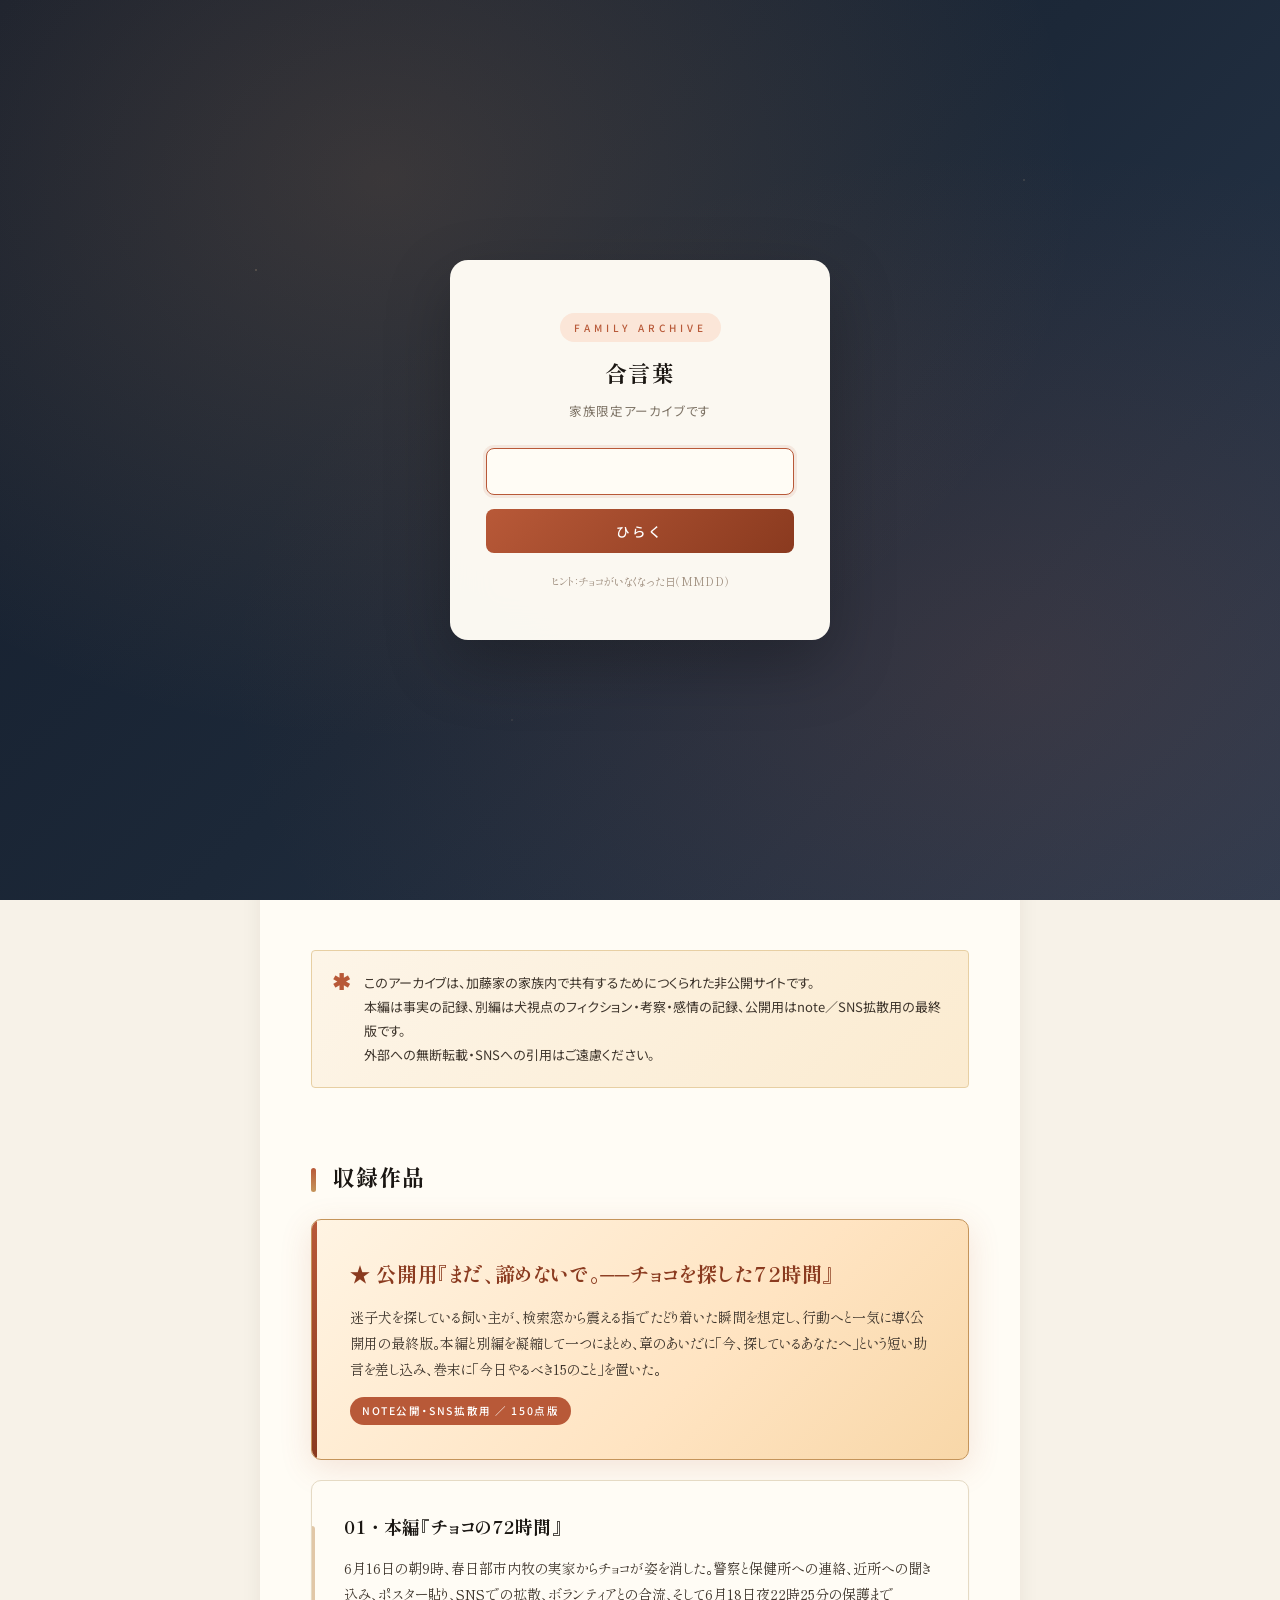
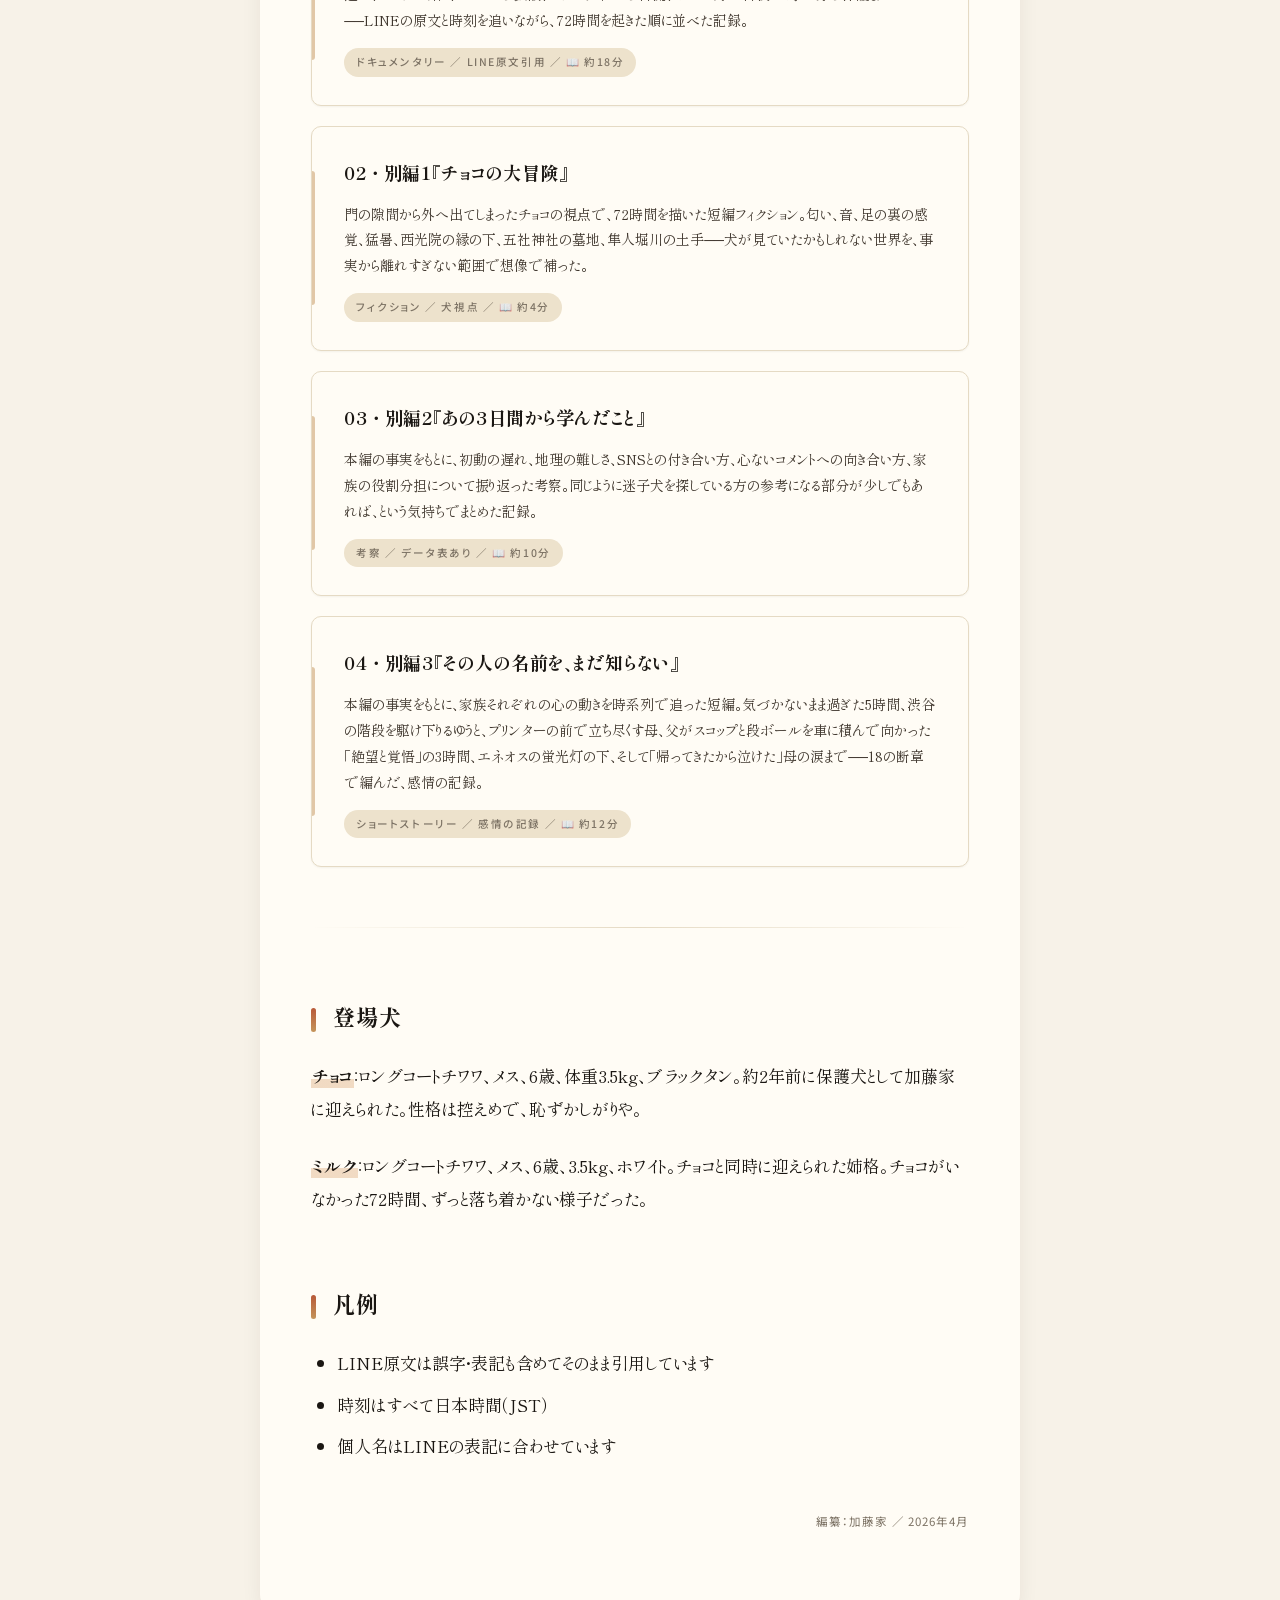
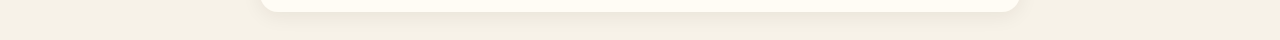
<file: index.html>
<!DOCTYPE html>
<html lang="ja">
<head>
<meta charset="UTF-8">
<meta name="viewport" content="width=device-width, initial-scale=1">
<meta name="robots" content="noindex, nofollow">
<title>チョコの72時間 | 家族限定アーカイブ</title>
<link rel="stylesheet" href="style.css">
<style>
  /* Password gate */
  #gate {
    position: fixed; inset: 0;
    background:
      radial-gradient(ellipse at 30% 20%, rgba(212, 148, 90, 0.18), transparent 55%),
      radial-gradient(ellipse at 80% 75%, rgba(184, 89, 56, 0.14), transparent 55%),
      linear-gradient(135deg, #141d2c 0%, #1c2838 50%, #2a3a50 100%);
    display: flex; align-items: center; justify-content: center;
    z-index: 9999; flex-direction: column; padding: 20px;
  }
  #gate::before {
    content: "";
    position: absolute; inset: 0;
    background-image:
      radial-gradient(1.5px 1.5px at 20% 30%, rgba(255, 220, 170, 0.3), transparent),
      radial-gradient(1px 1px at 60% 50%, rgba(255, 220, 170, 0.2), transparent),
      radial-gradient(1.3px 1.3px at 80% 20%, rgba(255, 220, 170, 0.25), transparent),
      radial-gradient(1.2px 1.2px at 40% 80%, rgba(255, 220, 170, 0.18), transparent);
    pointer-events: none;
  }
  #gate .box {
    position: relative;
    background: rgba(255, 252, 245, 0.98);
    padding: 48px 36px;
    max-width: 380px; width: 100%;
    text-align: center;
    border-radius: 18px;
    box-shadow: 0 24px 64px rgba(0, 0, 0, 0.25);
    backdrop-filter: blur(20px);
  }
  #gate .gate-tag {
    display: inline-block;
    font-family: "Noto Sans JP", sans-serif;
    font-size: 10px;
    letter-spacing: 0.4em;
    color: #b85938;
    padding: 5px 14px;
    background: #fbe6d8;
    border-radius: 100px;
    margin-bottom: 14px;
    font-weight: 500;
  }
  #gate h2 {
    border: none; font-family: "Shippori Mincho", serif;
    font-size: 22px; margin: 0 0 10px; padding: 0;
    letter-spacing: 0.05em; font-weight: 700;
    color: #1a1612;
  }
  #gate h2::before { display: none; }
  #gate p {
    font-family: "Noto Sans JP", sans-serif;
    font-size: 12.5px;
    color: #7d7365; margin-bottom: 24px;
    letter-spacing: 0.05em;
  }
  #gate input {
    width: 100%; padding: 12px 14px;
    font-size: 16px;
    border: 1px solid #e5dac4;
    border-radius: 8px;
    margin-bottom: 14px;
    font-family: "JetBrains Mono", monospace;
    text-align: center;
    letter-spacing: 0.3em;
    background: #fffcf5;
    color: #1a1612;
    transition: border-color 0.2s;
  }
  #gate input:focus {
    outline: none;
    border-color: #b85938;
    box-shadow: 0 0 0 3px rgba(184, 89, 56, 0.1);
  }
  #gate button {
    width: 100%; padding: 12px;
    font-size: 13.5px;
    background: linear-gradient(135deg, #b85938, #8a3a1f);
    color: #fff;
    border: none;
    border-radius: 8px;
    cursor: pointer;
    font-family: "Noto Sans JP", sans-serif;
    font-weight: 500;
    letter-spacing: 0.15em;
    transition: all 0.2s;
  }
  #gate button:hover {
    transform: translateY(-1px);
    box-shadow: 0 8px 20px rgba(184, 89, 56, 0.3);
  }
  #gate .hint {
    font-size: 11px; color: #a09080;
    margin-top: 18px; letter-spacing: 0.03em;
  }
  body.locked { overflow: hidden; }
</style>
</head>
<body class="locked">

<div class="progress-bar"></div>

<div id="gate">
  <div class="box">
    <div class="gate-tag">FAMILY ARCHIVE</div>
    <h2>合言葉</h2>
    <p>家族限定アーカイブです</p>
    <form id="gate-form">
      <input type="password" id="gate-input" autocomplete="off" autofocus maxlength="12">
      <button type="submit">ひらく</button>
    </form>
    <div class="hint">ヒント：チョコがいなくなった日（MMDD）</div>
  </div>
</div>

<!-- Hero -->
<section class="hero">
  <div class="hero-tag">FAMILY ARCHIVE ・ 2025 SUMMER</div>
  <h1>チョコの72時間</h1>
  <p class="hero-sub">
    2025年6月16日、朝9時。<br>
    埼玉県春日部市から、1匹のチワワが姿を消した。<br>
    ── 家族と、SNSで集まった16人のボランティアたちの、72時間の記録。
  </p>
  <div class="hero-date">JUN 16 – JUN 18 ・ 2025</div>
</section>

<!-- Stats strip -->
<div class="stats-strip">
  <div class="stat">
    <span class="stat-num">72<span class="stat-num-unit">h</span></span>
    <span class="stat-label">HOURS LOST</span>
  </div>
  <div class="stat">
    <span class="stat-num">1.2<span class="stat-num-unit">km</span></span>
    <span class="stat-label">STRAIGHT LINE</span>
  </div>
  <div class="stat">
    <span class="stat-num">16<span class="stat-num-unit">人</span></span>
    <span class="stat-label">VOLUNTEERS</span>
  </div>
</div>

<div class="container">

  <div class="note-box">
    このアーカイブは、加藤家の家族内で共有するためにつくられた非公開サイトです。<br>
    本編は事実の記録、別編は犬視点のフィクション・考察・感情の記録、公開用はnote／SNS拡散用の最終版です。<br>
    外部への無断転載・SNSへの引用はご遠慮ください。
  </div>

  <h2>収録作品</h2>

  <a class="toc-card featured" href="note.html">
    <h3>★ 公開用『まだ、諦めないで。──チョコを探した72時間』</h3>
    <p>迷子犬を探している飼い主が、検索窓から震える指でたどり着いた瞬間を想定し、行動へと一気に導く公開用の最終版。本編と別編を凝縮して一つにまとめ、章のあいだに「今、探しているあなたへ」という短い助言を差し込み、巻末に「今日やるべき15のこと」を置いた。</p>
    <span class="toc-meta">NOTE公開・SNS拡散用 ／ 150点版</span>
  </a>

  <a class="toc-card" href="honpen.html">
    <h3>01 ・ 本編『チョコの72時間』</h3>
    <p>6月16日の朝9時、春日部市内牧の実家からチョコが姿を消した。警察と保健所への連絡、近所への聞き込み、ポスター貼り、SNSでの拡散、ボランティアとの合流、そして6月18日夜22時25分の保護まで──LINEの原文と時刻を追いながら、72時間を起きた順に並べた記録。</p>
    <span class="toc-meta">ドキュメンタリー ／ LINE原文引用 ／ 📖 約18分</span>
  </a>

  <a class="toc-card" href="bouken.html">
    <h3>02 ・ 別編1『チョコの大冒険』</h3>
    <p>門の隙間から外へ出てしまったチョコの視点で、72時間を描いた短編フィクション。匂い、音、足の裏の感覚、猛暑、西光院の縁の下、五社神社の墓地、隼人堀川の土手──犬が見ていたかもしれない世界を、事実から離れすぎない範囲で想像で補った。</p>
    <span class="toc-meta">フィクション ／ 犬視点 ／ 📖 約4分</span>
  </a>

  <a class="toc-card" href="kousatsu.html">
    <h3>03 ・ 別編2『あの3日間から学んだこと』</h3>
    <p>本編の事実をもとに、初動の遅れ、地理の難しさ、SNSとの付き合い方、心ないコメントへの向き合い方、家族の役割分担について振り返った考察。同じように迷子犬を探している方の参考になる部分が少しでもあれば、という気持ちでまとめた記録。</p>
    <span class="toc-meta">考察 ／ データ表あり ／ 📖 約10分</span>
  </a>

  <a class="toc-card" href="story.html">
    <h3>04 ・ 別編3『その人の名前を、まだ知らない』</h3>
    <p>本編の事実をもとに、家族それぞれの心の動きを時系列で追った短編。気づかないまま過ぎた5時間、渋谷の階段を駆け下りるゆうと、プリンターの前で立ち尽くす母、父がスコップと段ボールを車に積んで向かった「絶望と覚悟」の3時間、エネオスの蛍光灯の下、そして「帰ってきたから泣けた」母の涙まで──18の断章で編んだ、感情の記録。</p>
    <span class="toc-meta">ショートストーリー ／ 感情の記録 ／ 📖 約12分</span>
  </a>

  <hr>

  <h2>登場犬</h2>
  <p><strong>チョコ</strong>：ロングコートチワワ、メス、6歳、体重3.5kg、ブラックタン。約2年前に保護犬として加藤家に迎えられた。性格は控えめで、恥ずかしがりや。</p>
  <p><strong>ミルク</strong>：ロングコートチワワ、メス、6歳、3.5kg、ホワイト。チョコと同時に迎えられた姉格。チョコがいなかった72時間、ずっと落ち着かない様子だった。</p>

  <h2>凡例</h2>
  <ul>
    <li>LINE原文は誤字・表記も含めてそのまま引用しています</li>
    <li>時刻はすべて日本時間（JST）</li>
    <li>個人名はLINEの表記に合わせています</li>
  </ul>

  <p style="text-align: right; font-family: 'Noto Sans JP', sans-serif; font-size: 11.5px; color: #7d7365; margin-top: 48px; letter-spacing: 0.08em;">
    編纂：加藤家 ／ 2026年4月
  </p>
</div>

<script>
(function(){
  // Password gate
  var PASS = "0616";
  var KEY = "choko72_unlocked";
  var gate = document.getElementById("gate");
  var form = document.getElementById("gate-form");
  var input = document.getElementById("gate-input");

  if (sessionStorage.getItem(KEY) === "1") {
    gate.style.display = "none";
    document.body.classList.remove("locked");
  } else {
    form.addEventListener("submit", function(e){
      e.preventDefault();
      if (input.value.trim() === PASS) {
        sessionStorage.setItem(KEY, "1");
        gate.style.display = "none";
        document.body.classList.remove("locked");
      } else {
        input.value = "";
        input.placeholder = "違います。もう一度";
      }
    });
  }
})();
</script>
<script src="nav.js"></script>

</body>
</html>
</file>
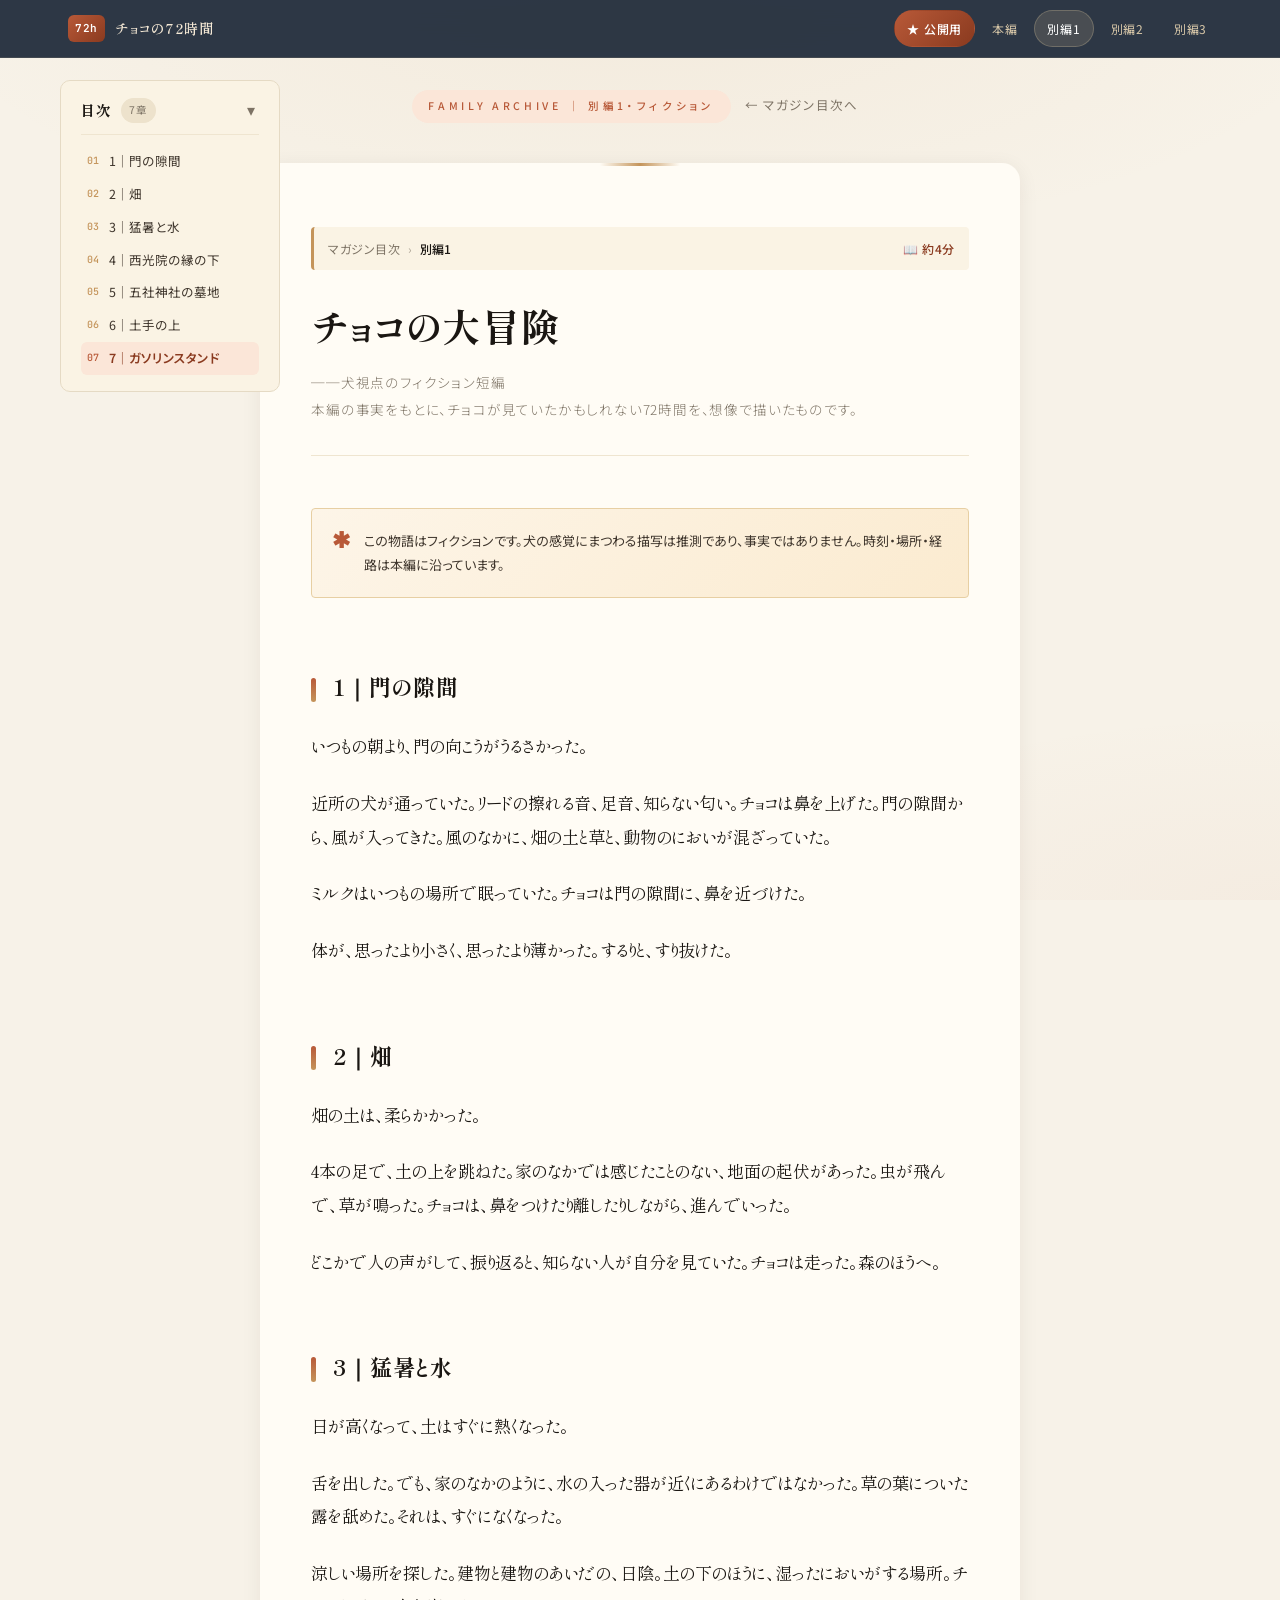
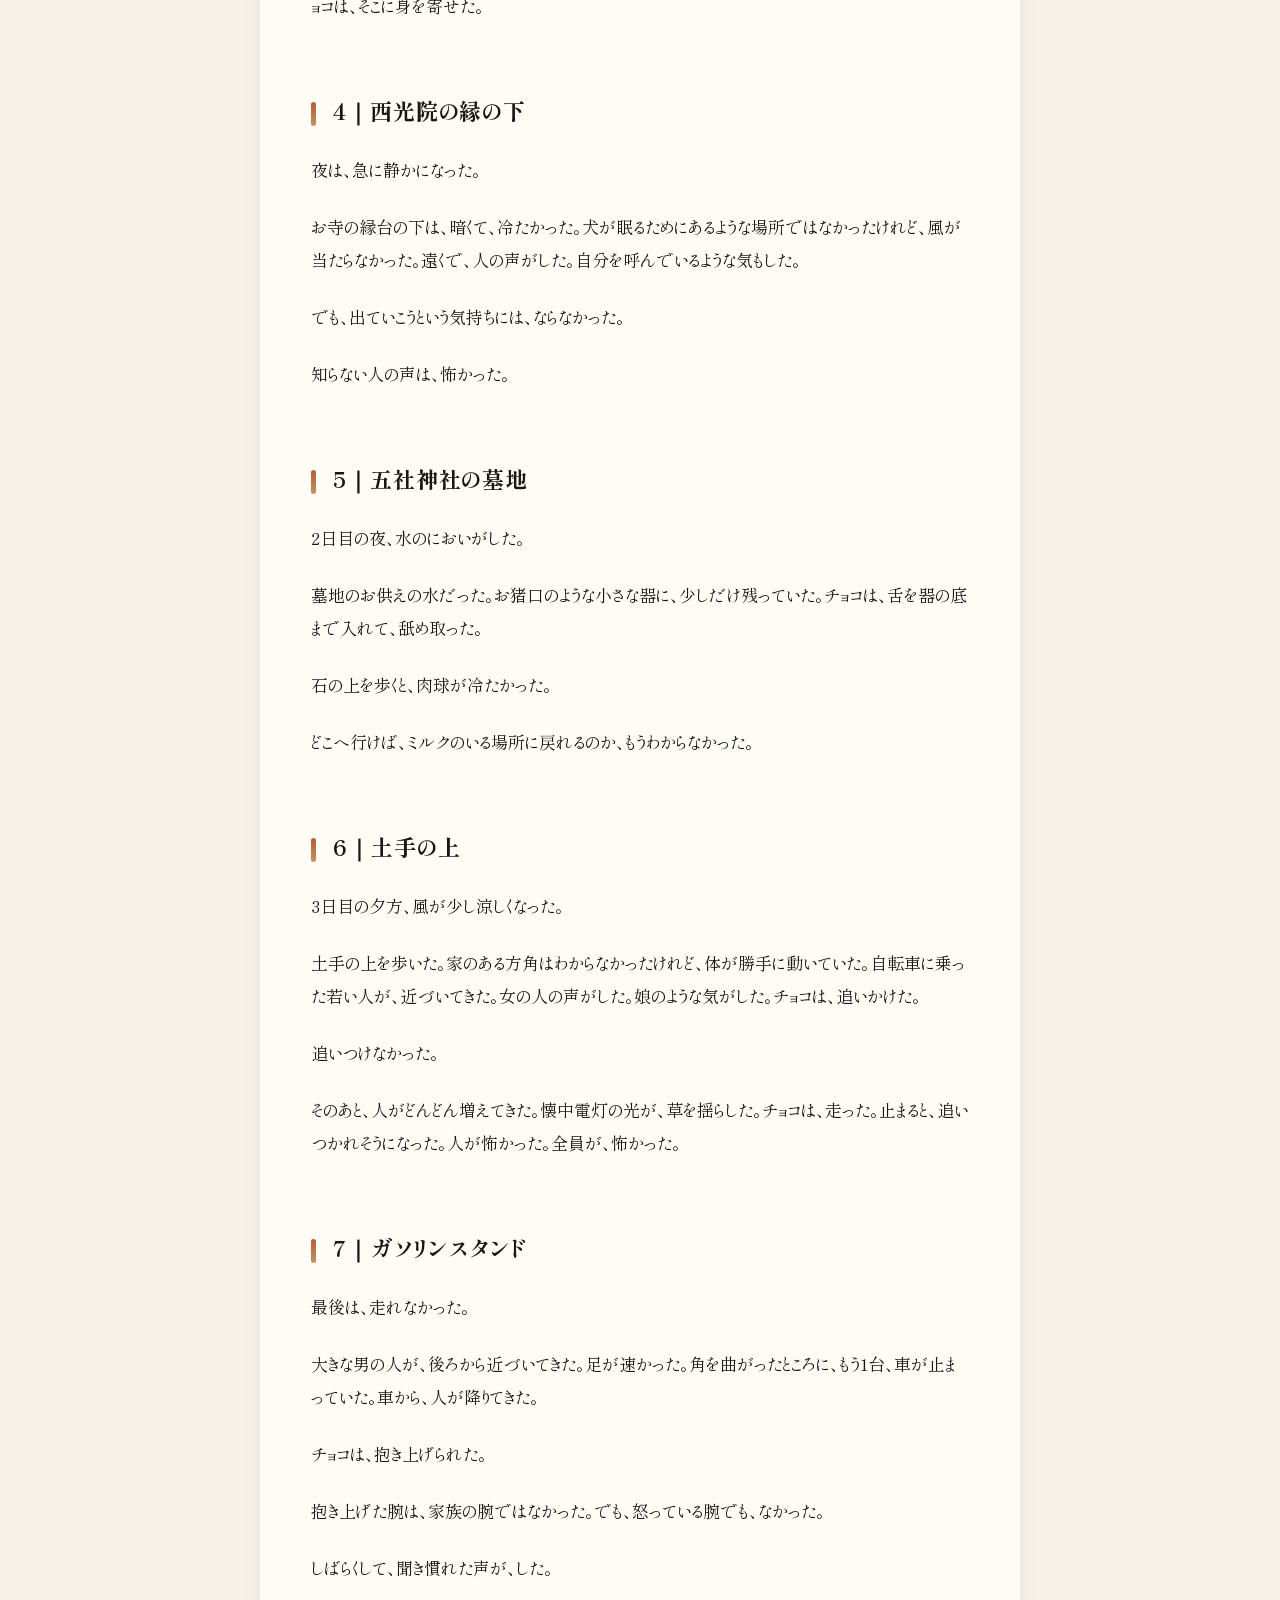
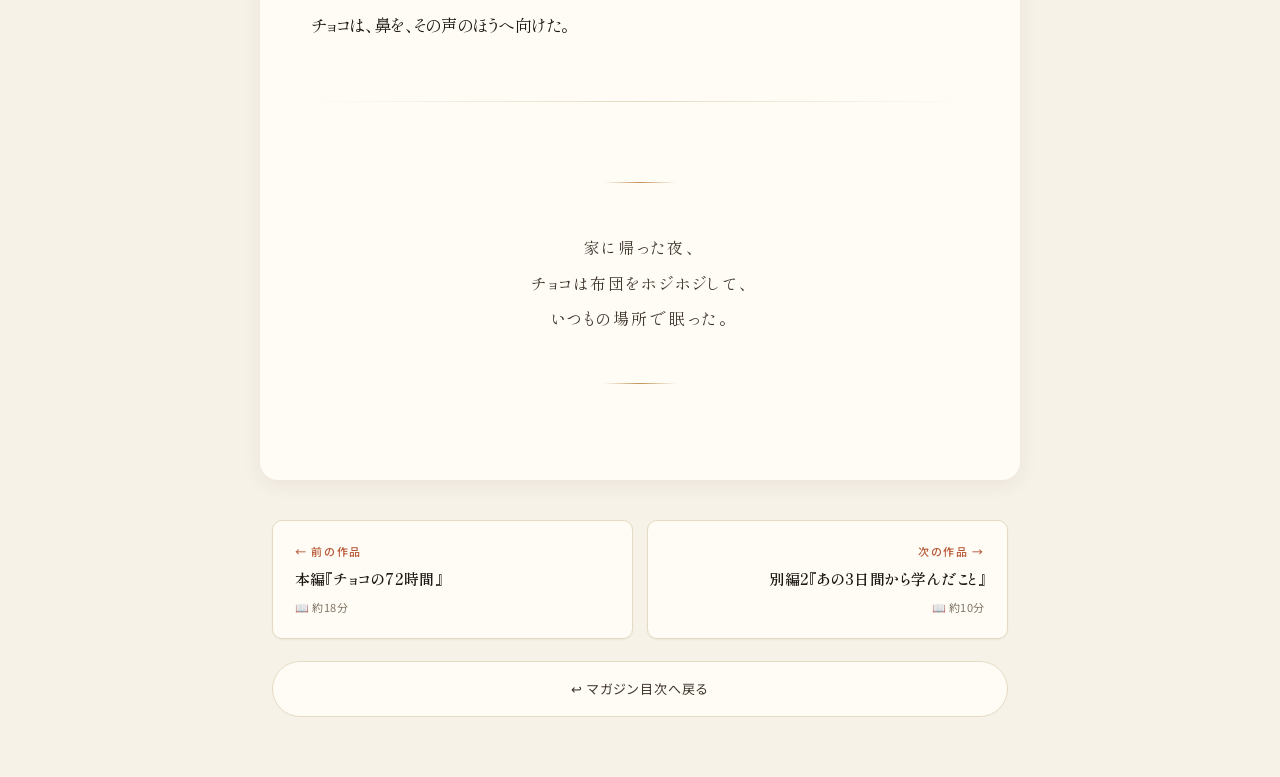
<file: bouken.html>
<!DOCTYPE html>
<html lang="ja">
<head>
<meta charset="UTF-8">
<meta name="viewport" content="width=device-width, initial-scale=1">
<meta name="robots" content="noindex, nofollow">
<title>別編1『チョコの大冒険』 | 家族限定アーカイブ</title>
<link rel="stylesheet" href="style.css">
</head>
<body>

<div class="progress-bar"></div>

<header class="site-header">
  <div class="tag">FAMILY ARCHIVE ｜ 別編1・フィクション</div>
  <a href="index.html">← マガジン目次へ</a>
</header>

<div class="container">
  <h1>チョコの大冒険</h1>
  <p class="subtitle">
    ──犬視点のフィクション短編<br>
    本編の事実をもとに、チョコが見ていたかもしれない72時間を、想像で描いたものです。
  </p>

  <div class="note-box">
    この物語はフィクションです。犬の感覚にまつわる描写は推測であり、事実ではありません。時刻・場所・経路は本編に沿っています。
  </div>

  <h2>1｜門の隙間</h2>
  <p>いつもの朝より、門の向こうがうるさかった。</p>
  <p>近所の犬が通っていた。リードの擦れる音、足音、知らない匂い。チョコは鼻を上げた。門の隙間から、風が入ってきた。風のなかに、畑の土と草と、動物のにおいが混ざっていた。</p>
  <p>ミルクはいつもの場所で眠っていた。チョコは門の隙間に、鼻を近づけた。</p>
  <p>体が、思ったより小さく、思ったより薄かった。するりと、すり抜けた。</p>

  <h2>2｜畑</h2>
  <p>畑の土は、柔らかかった。</p>
  <p>4本の足で、土の上を跳ねた。家のなかでは感じたことのない、地面の起伏があった。虫が飛んで、草が鳴った。チョコは、鼻をつけたり離したりしながら、進んでいった。</p>
  <p>どこかで人の声がして、振り返ると、知らない人が自分を見ていた。チョコは走った。森のほうへ。</p>

  <h2>3｜猛暑と水</h2>
  <p>日が高くなって、土はすぐに熱くなった。</p>
  <p>舌を出した。でも、家のなかのように、水の入った器が近くにあるわけではなかった。草の葉についた露を舐めた。それは、すぐになくなった。</p>
  <p>涼しい場所を探した。建物と建物のあいだの、日陰。土の下のほうに、湿ったにおいがする場所。チョコは、そこに身を寄せた。</p>

  <h2>4｜西光院の縁の下</h2>
  <p>夜は、急に静かになった。</p>
  <p>お寺の縁台の下は、暗くて、冷たかった。犬が眠るためにあるような場所ではなかったけれど、風が当たらなかった。遠くで、人の声がした。自分を呼んでいるような気もした。</p>
  <p>でも、出ていこうという気持ちには、ならなかった。</p>
  <p>知らない人の声は、怖かった。</p>

  <h2>5｜五社神社の墓地</h2>
  <p>2日目の夜、水のにおいがした。</p>
  <p>墓地のお供えの水だった。お猪口のような小さな器に、少しだけ残っていた。チョコは、舌を器の底まで入れて、舐め取った。</p>
  <p>石の上を歩くと、肉球が冷たかった。</p>
  <p>どこへ行けば、ミルクのいる場所に戻れるのか、もうわからなかった。</p>

  <h2>6｜土手の上</h2>
  <p>3日目の夕方、風が少し涼しくなった。</p>
  <p>土手の上を歩いた。家のある方角はわからなかったけれど、体が勝手に動いていた。自転車に乗った若い人が、近づいてきた。女の人の声がした。娘のような気がした。チョコは、追いかけた。</p>
  <p>追いつけなかった。</p>
  <p>そのあと、人がどんどん増えてきた。懐中電灯の光が、草を揺らした。チョコは、走った。止まると、追いつかれそうになった。人が怖かった。全員が、怖かった。</p>

  <h2>7｜ガソリンスタンド</h2>
  <p>最後は、走れなかった。</p>
  <p>大きな男の人が、後ろから近づいてきた。足が速かった。角を曲がったところに、もう1台、車が止まっていた。車から、人が降りてきた。</p>
  <p>チョコは、抱き上げられた。</p>
  <p>抱き上げた腕は、家族の腕ではなかった。でも、怒っている腕でも、なかった。</p>
  <p>しばらくして、聞き慣れた声が、した。</p>
  <p>チョコは、鼻を、その声のほうへ向けた。</p>

  <hr>

  <div class="final-lines" style="font-size:16px; line-height:2.2;">
    家に帰った夜、<br>
    チョコは布団をホジホジして、<br>
    いつもの場所で眠った。
  </div>

</div>

<script src="nav.js"></script>

</body>
</html>
</file>
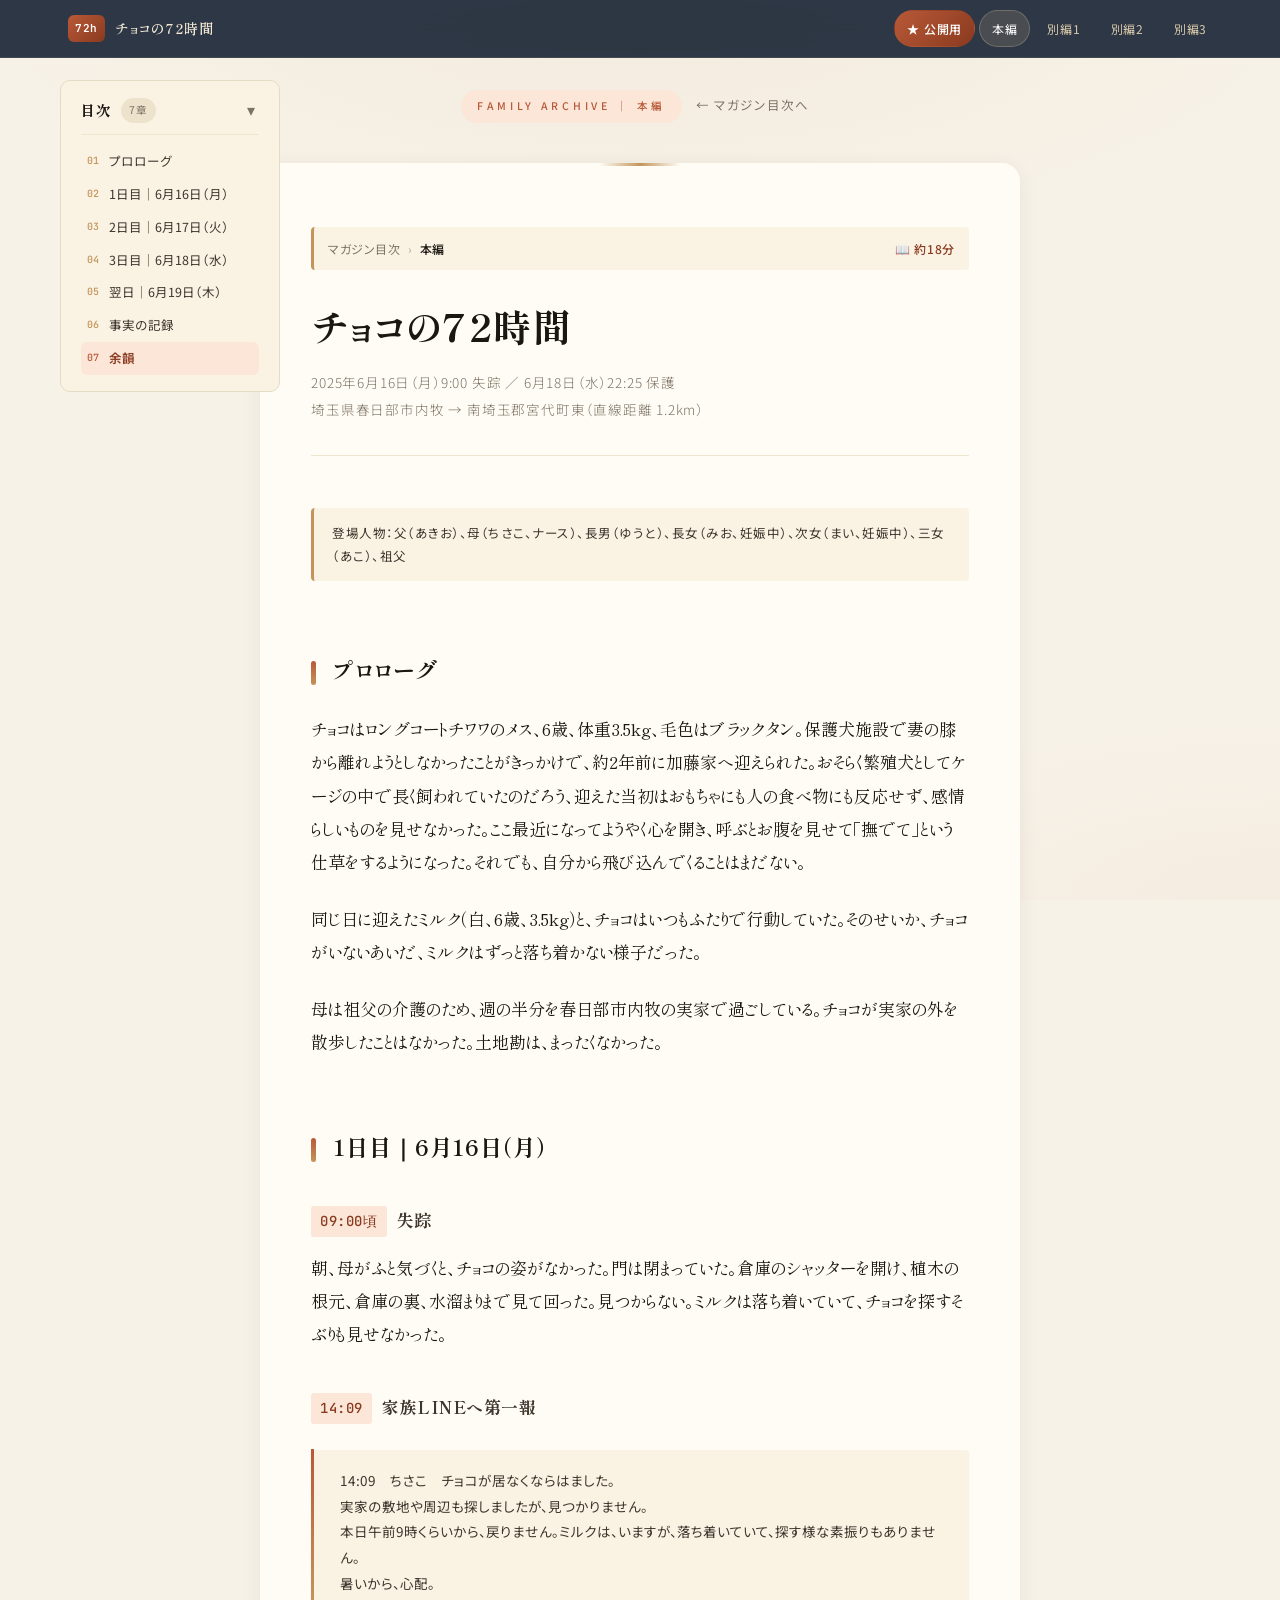
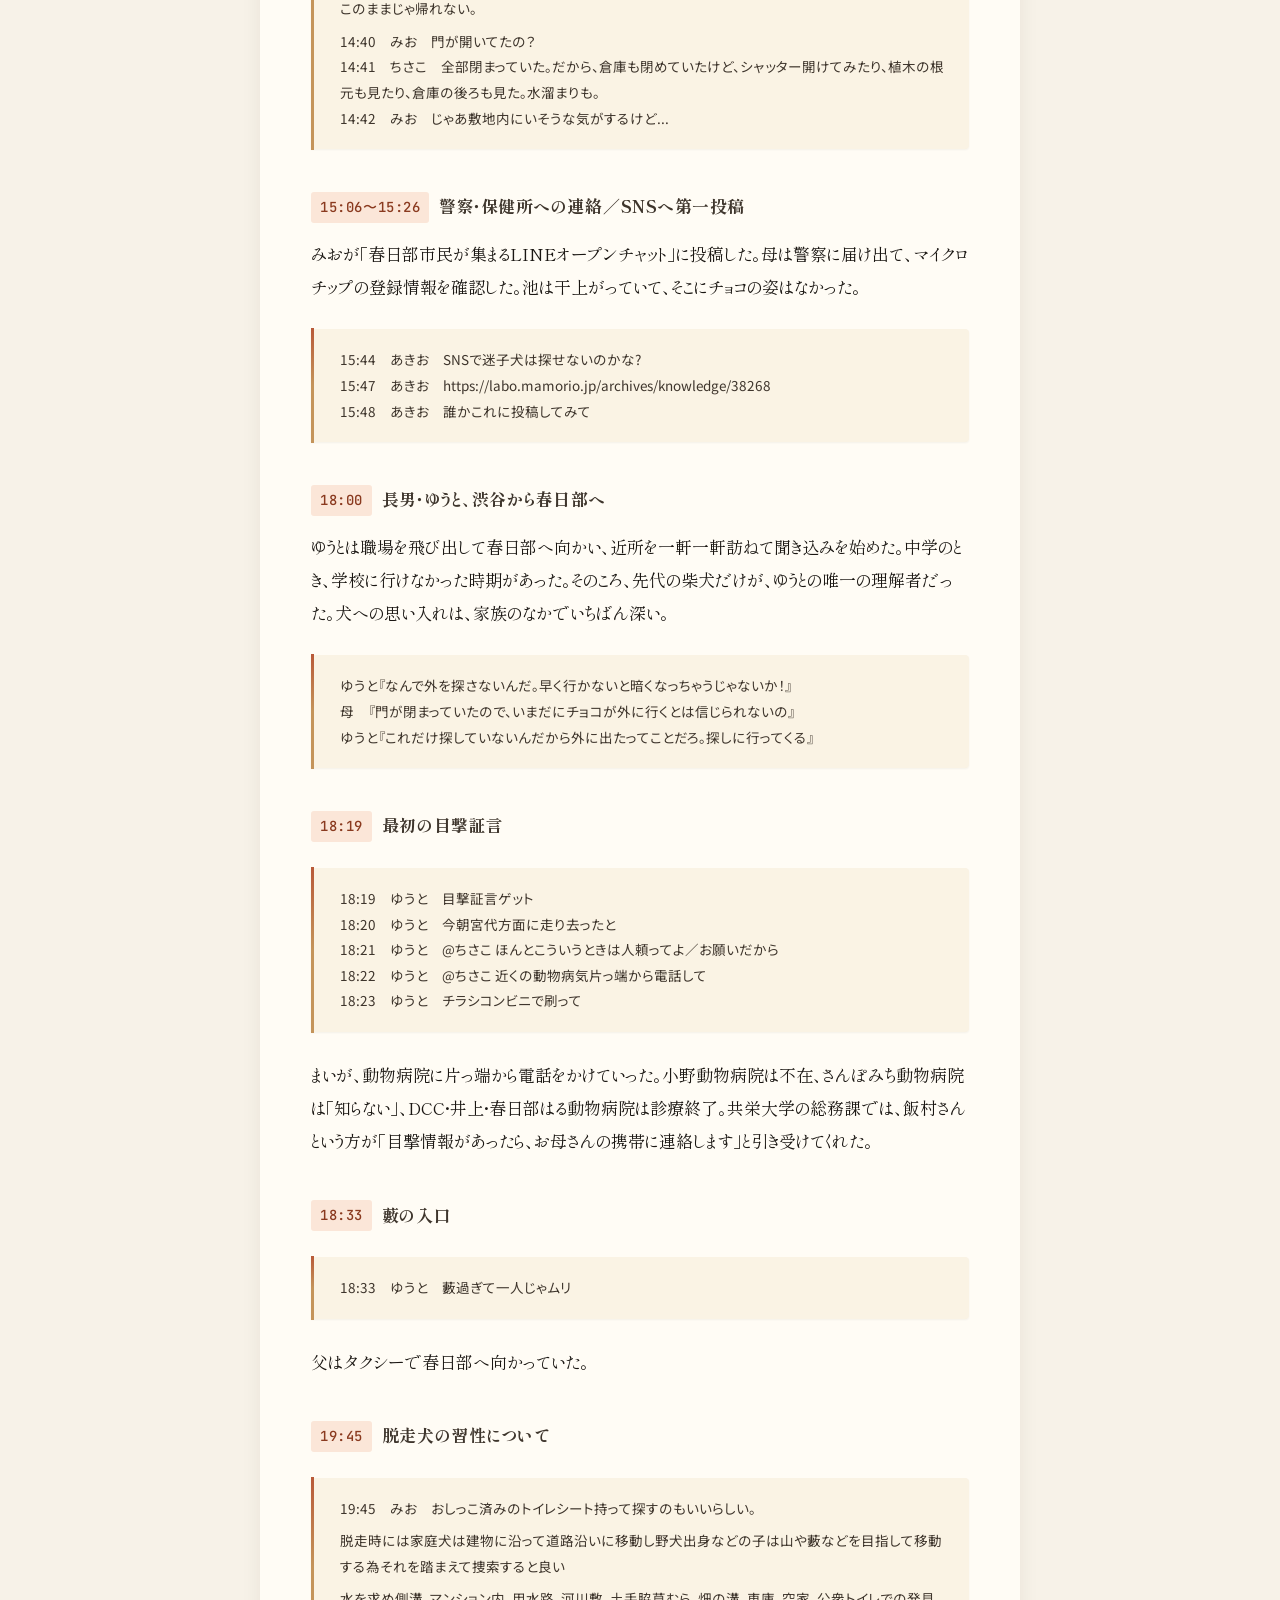
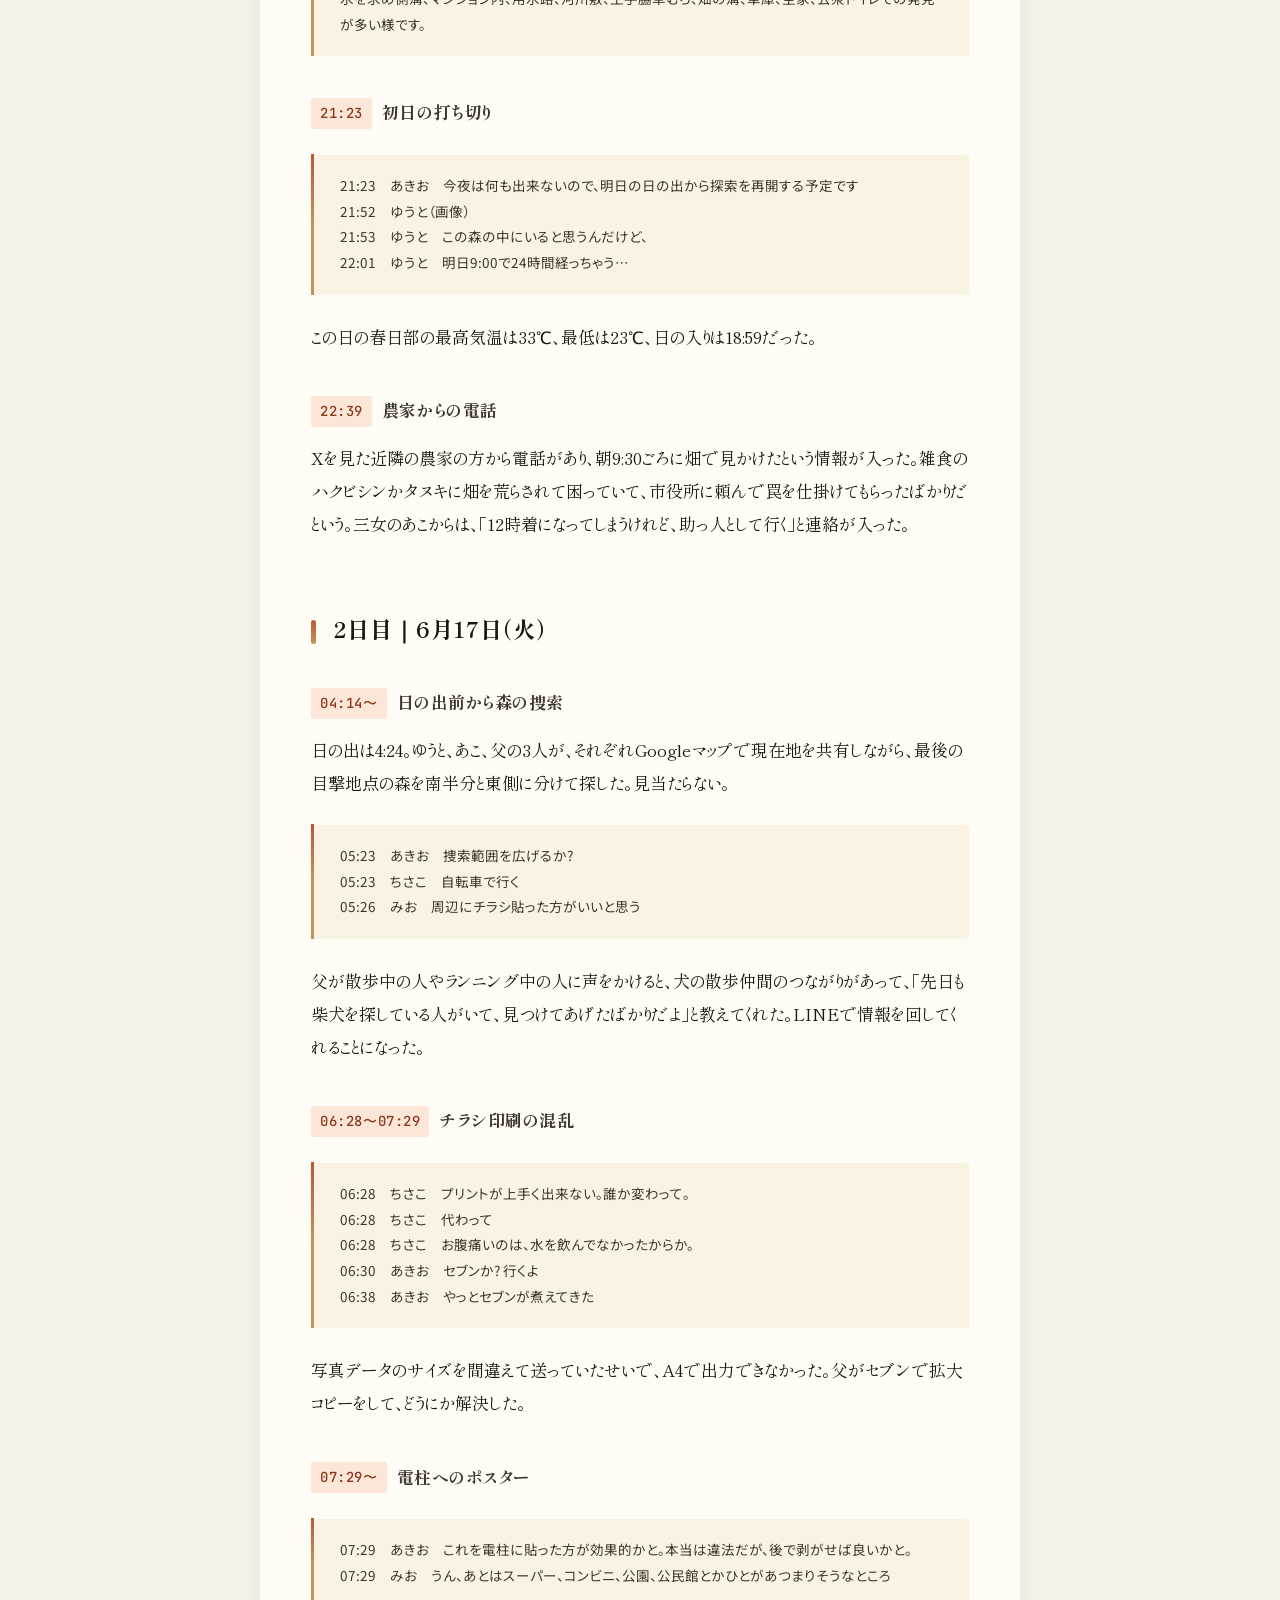
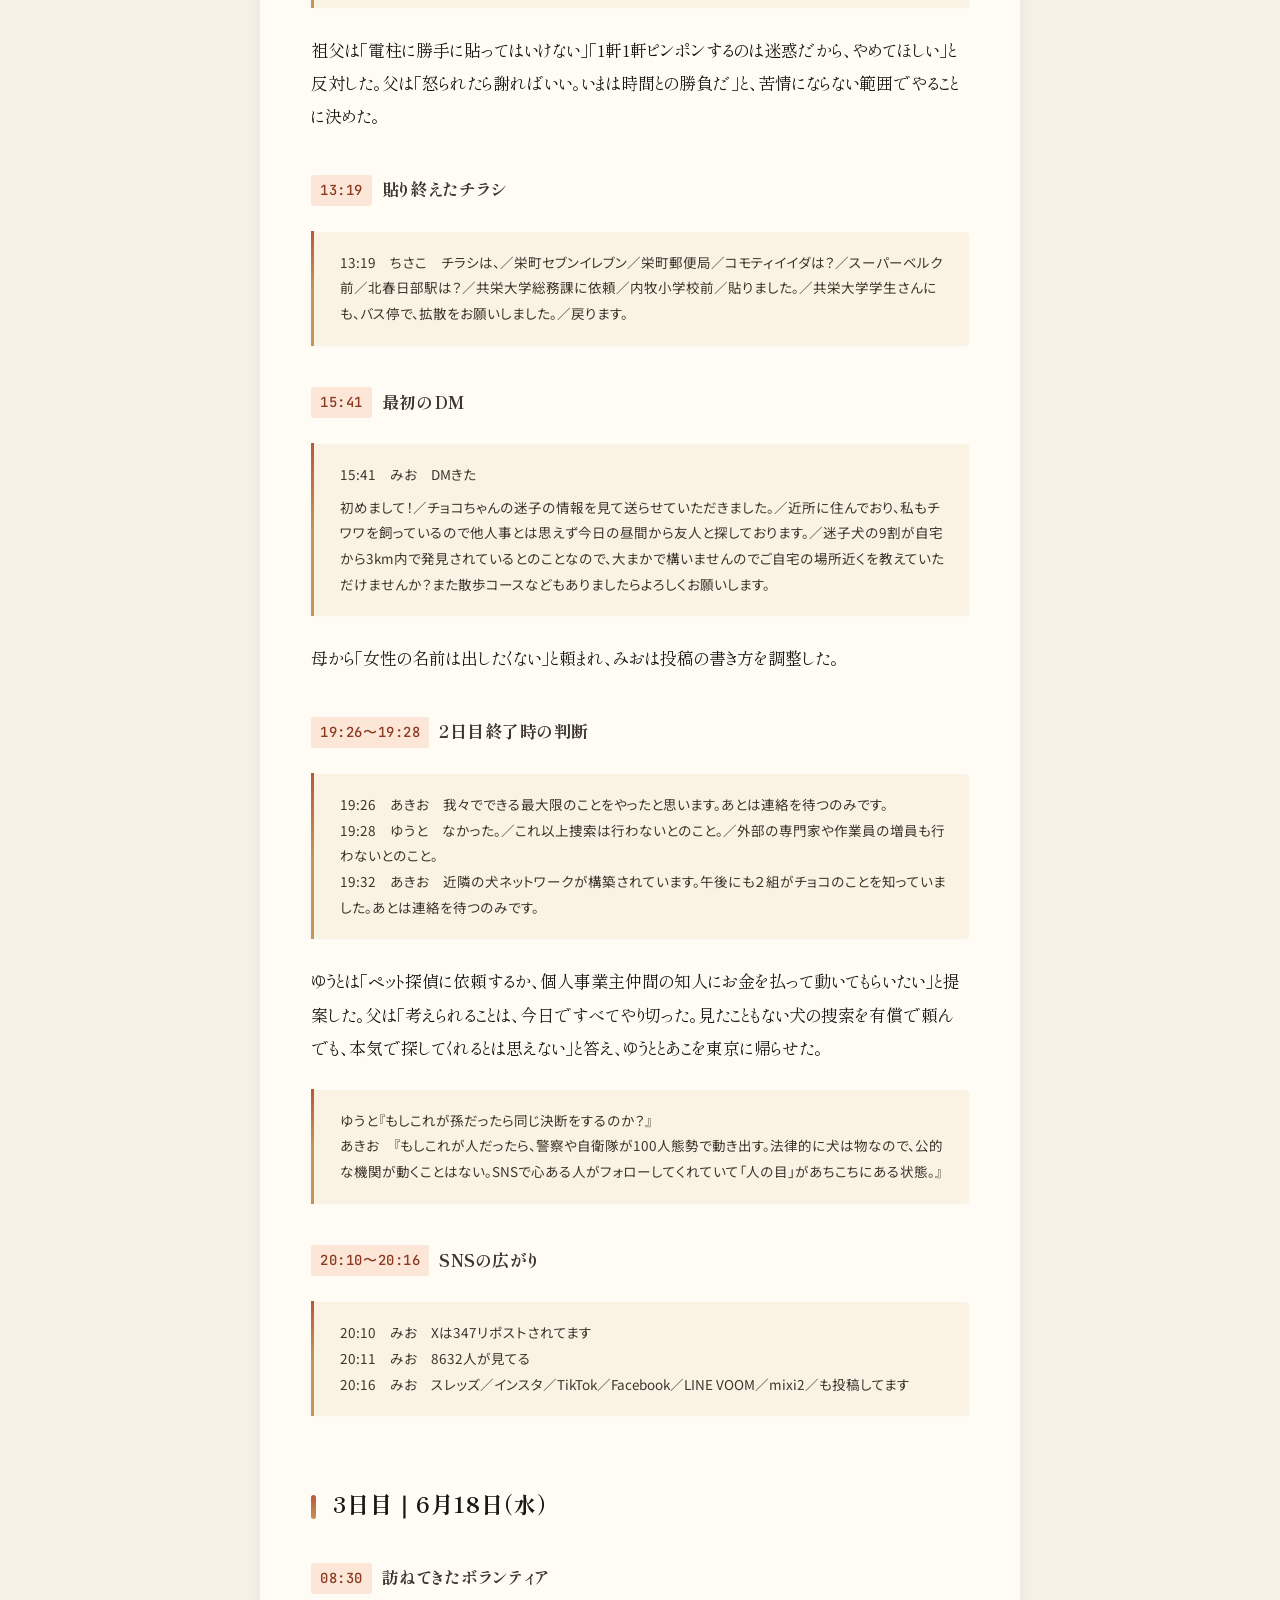
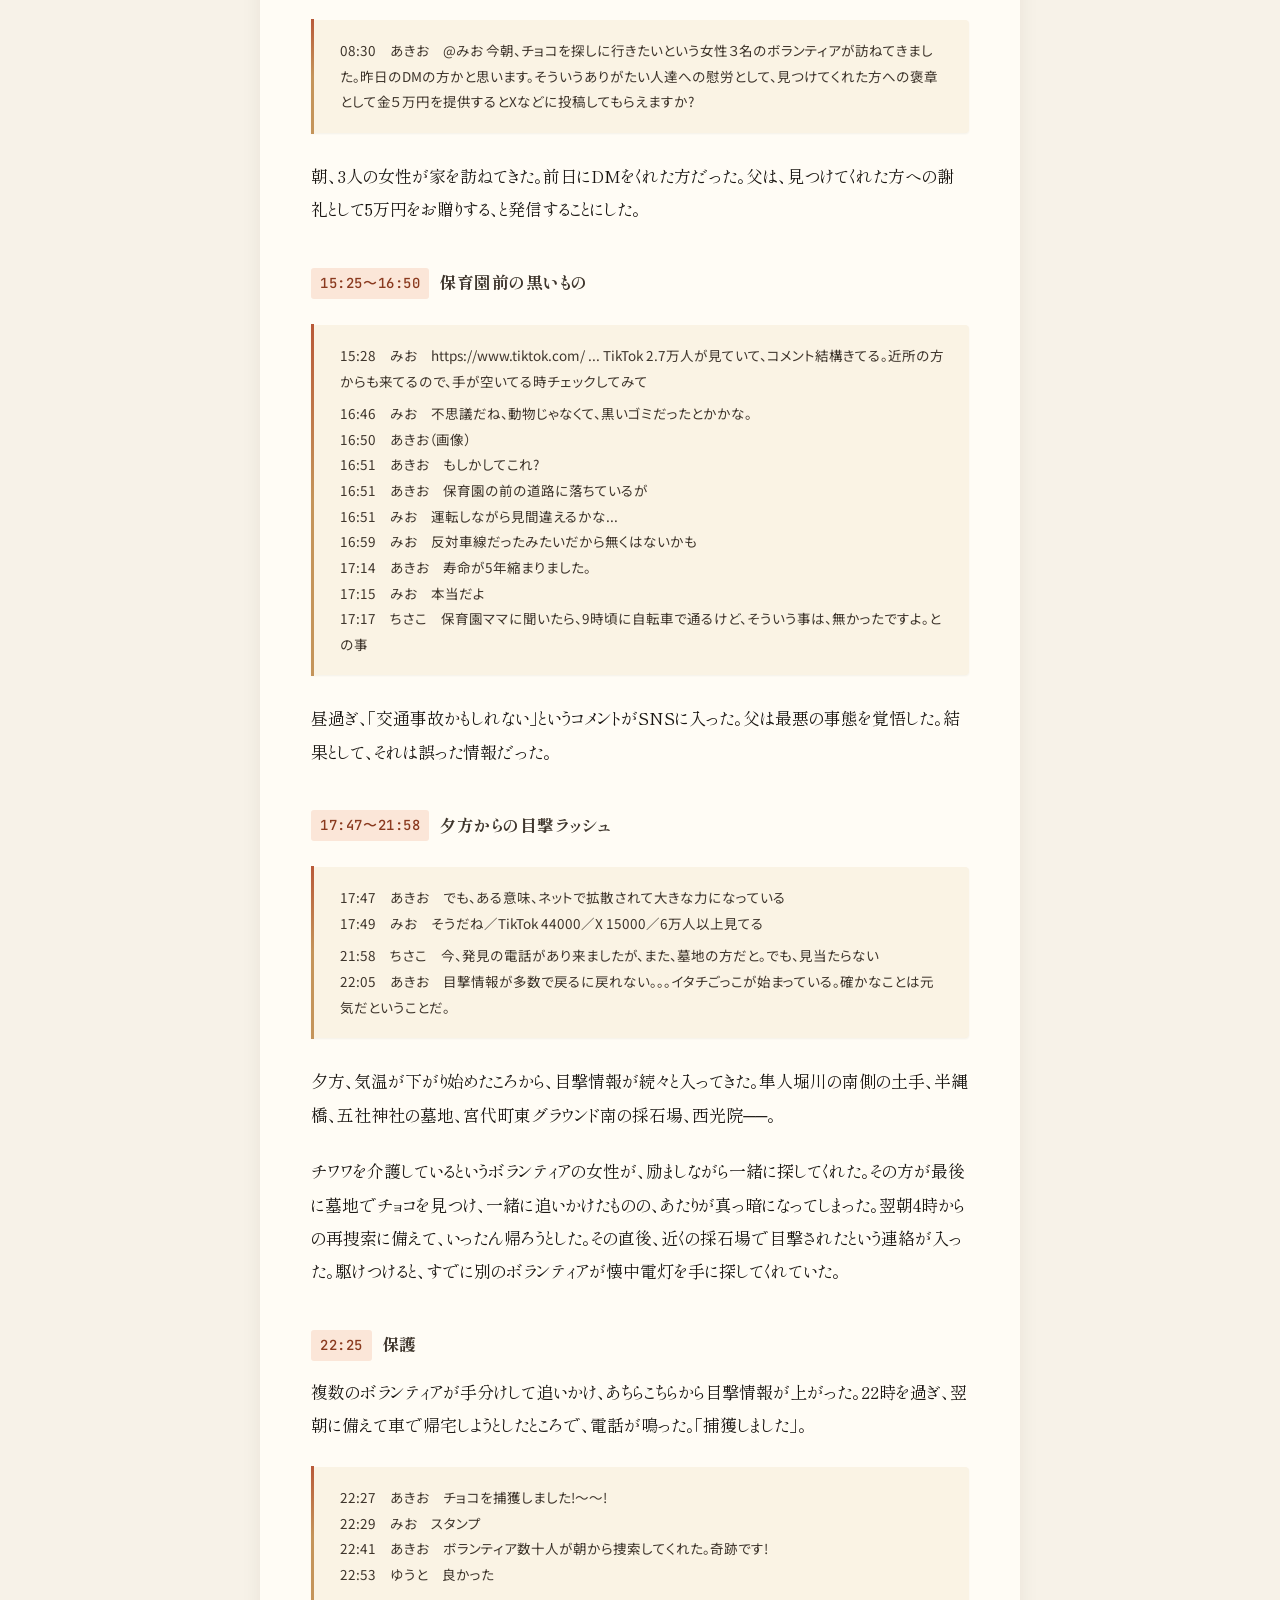
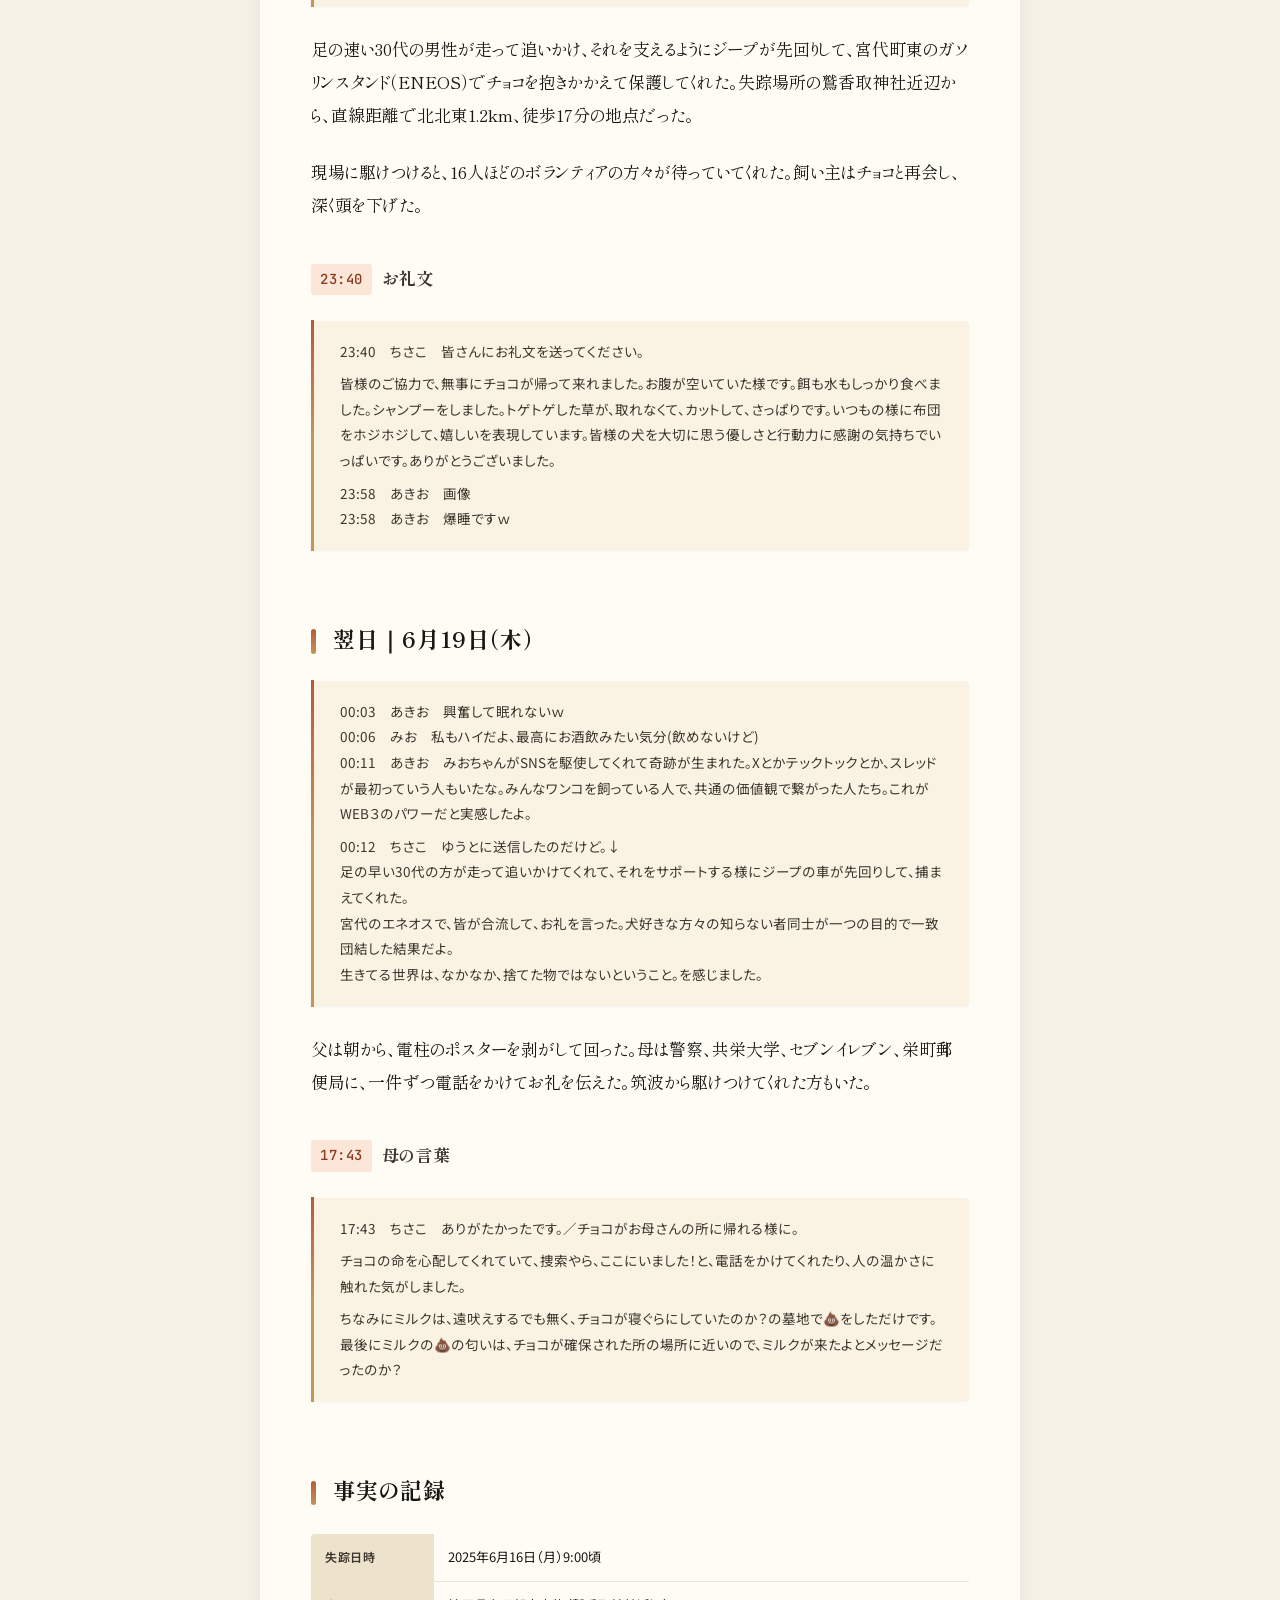
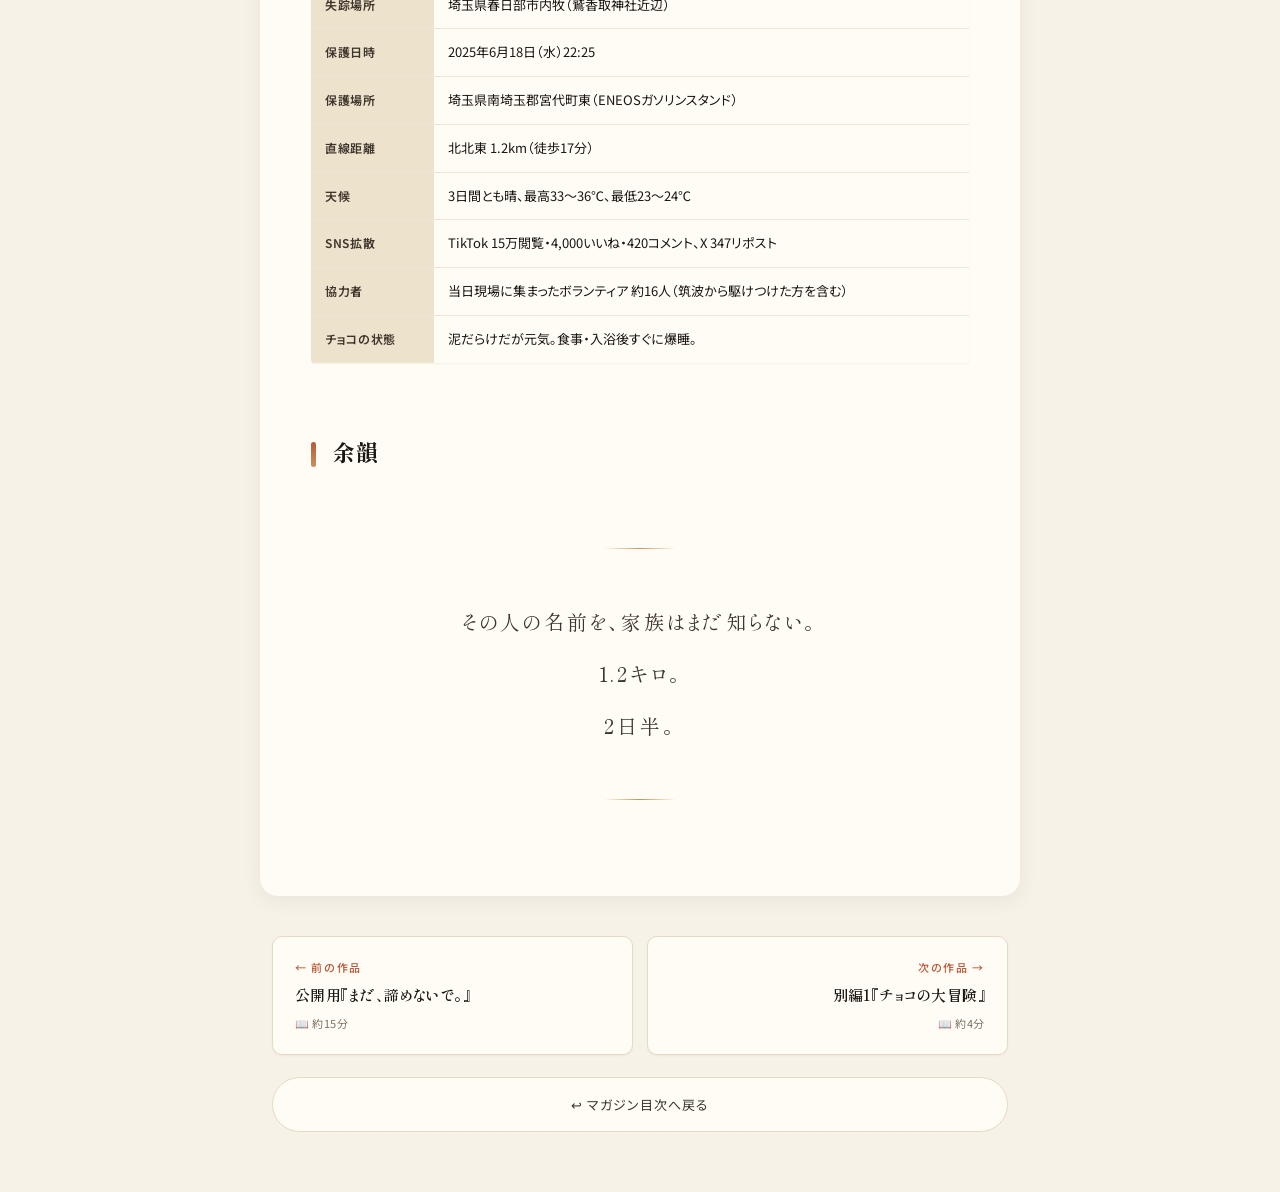
<file: honpen.html>
<!DOCTYPE html>
<html lang="ja">
<head>
<meta charset="UTF-8">
<meta name="viewport" content="width=device-width, initial-scale=1">
<meta name="robots" content="noindex, nofollow">
<title>本編『チョコの72時間』 | 家族限定アーカイブ</title>
<link rel="stylesheet" href="style.css">
</head>
<body>

<div class="progress-bar"></div>

<header class="site-header">
  <div class="tag">FAMILY ARCHIVE ｜ 本編</div>
  <a href="index.html">← マガジン目次へ</a>
</header>

<div class="container">
  <h1>チョコの72時間</h1>
  <p class="subtitle">
    2025年6月16日（月）9:00 失踪 ／ 6月18日（水）22:25 保護<br>
    埼玉県春日部市内牧 → 南埼玉郡宮代町東（直線距離 1.2km）
  </p>

  <div class="meta">登場人物：父（あきお）、母（ちさこ、ナース）、長男（ゆうと）、長女（みお、妊娠中）、次女（まい、妊娠中）、三女（あこ）、祖父</div>

  <h2>プロローグ</h2>
  <p>チョコはロングコートチワワのメス、6歳、体重3.5kg、毛色はブラックタン。保護犬施設で妻の膝から離れようとしなかったことがきっかけで、約2年前に加藤家へ迎えられた。おそらく繁殖犬としてケージの中で長く飼われていたのだろう、迎えた当初はおもちゃにも人の食べ物にも反応せず、感情らしいものを見せなかった。ここ最近になってようやく心を開き、呼ぶとお腹を見せて「撫でて」という仕草をするようになった。それでも、自分から飛び込んでくることはまだない。</p>
  <p>同じ日に迎えたミルク（白、6歳、3.5kg）と、チョコはいつもふたりで行動していた。そのせいか、チョコがいないあいだ、ミルクはずっと落ち着かない様子だった。</p>
  <p>母は祖父の介護のため、週の半分を春日部市内牧の実家で過ごしている。チョコが実家の外を散歩したことはなかった。土地勘は、まったくなかった。</p>

  <h2>1日目｜6月16日（月）</h2>

  <h3><span class="time-marker">09:00頃</span>失踪</h3>
  <p>朝、母がふと気づくと、チョコの姿がなかった。門は閉まっていた。倉庫のシャッターを開け、植木の根元、倉庫の裏、水溜まりまで見て回った。見つからない。ミルクは落ち着いていて、チョコを探すそぶりも見せなかった。</p>

  <h3><span class="time-marker">14:09</span>家族LINEへ第一報</h3>
  <blockquote>
    <p>14:09　ちさこ　チョコが居なくならはました。<br>
    実家の敷地や周辺も探しましたが、見つかりません。<br>
    本日午前9時くらいから、戻りません。ミルクは、いますが、落ち着いていて、探す様な素振りもありません。<br>
    暑いから、心配。<br>
    このままじゃ帰れない。</p>
    <p>14:40　みお　門が開いてたの？<br>
    14:41　ちさこ　全部閉まっていた。だから、倉庫も閉めていたけど、シャッター開けてみたり、植木の根元も見たり、倉庫の後ろも見た。水溜まりも。<br>
    14:42　みお　じゃあ敷地内にいそうな気がするけど...</p>
  </blockquote>

  <h3><span class="time-marker">15:06〜15:26</span>警察・保健所への連絡／SNSへ第一投稿</h3>
  <p>みおが「春日部市民が集まるLINEオープンチャット」に投稿した。母は警察に届け出て、マイクロチップの登録情報を確認した。池は干上がっていて、そこにチョコの姿はなかった。</p>
  <blockquote>
    <p>15:44　あきお　SNSで迷子犬は探せないのかな?<br>
    15:47　あきお　https://labo.mamorio.jp/archives/knowledge/38268<br>
    15:48　あきお　誰かこれに投稿してみて</p>
  </blockquote>

  <h3><span class="time-marker">18:00</span>長男・ゆうと、渋谷から春日部へ</h3>
  <p>ゆうとは職場を飛び出して春日部へ向かい、近所を一軒一軒訪ねて聞き込みを始めた。中学のとき、学校に行けなかった時期があった。そのころ、先代の柴犬だけが、ゆうとの唯一の理解者だった。犬への思い入れは、家族のなかでいちばん深い。</p>
  <blockquote>
    <p>ゆうと『なんで外を探さないんだ。早く行かないと暗くなっちゃうじゃないか！』<br>
    母　『門が閉まっていたので、いまだにチョコが外に行くとは信じられないの』<br>
    ゆうと『これだけ探していないんだから外に出たってことだろ。探しに行ってくる』</p>
  </blockquote>

  <h3><span class="time-marker">18:19</span>最初の目撃証言</h3>
  <blockquote>
    <p>18:19　ゆうと　目撃証言ゲット<br>
    18:20　ゆうと　今朝宮代方面に走り去ったと<br>
    18:21　ゆうと　@ちさこ ほんとこういうときは人頼ってよ／お願いだから<br>
    18:22　ゆうと　@ちさこ 近くの動物病気片っ端から電話して<br>
    18:23　ゆうと　チラシコンビニで刷って</p>
  </blockquote>
  <p>まいが、動物病院に片っ端から電話をかけていった。小野動物病院は不在、さんぽみち動物病院は「知らない」、DCC・井上・春日部はる動物病院は診療終了。共栄大学の総務課では、飯村さんという方が「目撃情報があったら、お母さんの携帯に連絡します」と引き受けてくれた。</p>

  <h3><span class="time-marker">18:33</span>藪の入口</h3>
  <blockquote>
    <p>18:33　ゆうと　藪過ぎて一人じゃムリ</p>
  </blockquote>
  <p>父はタクシーで春日部へ向かっていた。</p>

  <h3><span class="time-marker">19:45</span>脱走犬の習性について</h3>
  <blockquote>
    <p>19:45　みお　おしっこ済みのトイレシート持って探すのもいいらしい。</p>
    <p>脱走時には家庭犬は建物に沿って道路沿いに移動し野犬出身などの子は山や藪などを目指して移動する為それを踏まえて捜索すると良い</p>
    <p>水を求め側溝、マンション内、用水路、河川敷、土手脇草むら、畑の溝、車庫、空家、公衆トイレでの発見が多い様です。</p>
  </blockquote>

  <h3><span class="time-marker">21:23</span>初日の打ち切り</h3>
  <blockquote>
    <p>21:23　あきお　今夜は何も出来ないので、明日の日の出から探索を再開する予定です<br>
    21:52　ゆうと（画像）<br>
    21:53　ゆうと　この森の中にいると思うんだけど、<br>
    22:01　ゆうと　明日9:00で24時間経っちゃう…</p>
  </blockquote>
  <p>この日の春日部の最高気温は33℃、最低は23℃、日の入りは18:59だった。</p>

  <h3><span class="time-marker">22:39</span>農家からの電話</h3>
  <p>Xを見た近隣の農家の方から電話があり、朝9:30ごろに畑で見かけたという情報が入った。雑食のハクビシンかタヌキに畑を荒らされて困っていて、市役所に頼んで罠を仕掛けてもらったばかりだという。三女のあこからは、「12時着になってしまうけれど、助っ人として行く」と連絡が入った。</p>

  <h2>2日目｜6月17日（火）</h2>

  <h3><span class="time-marker">04:14〜</span>日の出前から森の捜索</h3>
  <p>日の出は4:24。ゆうと、あこ、父の3人が、それぞれGoogleマップで現在地を共有しながら、最後の目撃地点の森を南半分と東側に分けて探した。見当たらない。</p>
  <blockquote>
    <p>05:23　あきお　捜索範囲を広げるか?<br>
    05:23　ちさこ　自転車で行く<br>
    05:26　みお　周辺にチラシ貼った方がいいと思う</p>
  </blockquote>
  <p>父が散歩中の人やランニング中の人に声をかけると、犬の散歩仲間のつながりがあって、「先日も柴犬を探している人がいて、見つけてあげたばかりだよ」と教えてくれた。LINEで情報を回してくれることになった。</p>

  <h3><span class="time-marker">06:28〜07:29</span>チラシ印刷の混乱</h3>
  <blockquote>
    <p>06:28　ちさこ　プリントが上手く出来ない。誰か変わって。<br>
    06:28　ちさこ　代わって<br>
    06:28　ちさこ　お腹痛いのは、水を飲んでなかったからか。<br>
    06:30　あきお　セブンか? 行くよ<br>
    06:38　あきお　やっとセブンが煮えてきた</p>
  </blockquote>
  <p>写真データのサイズを間違えて送っていたせいで、A4で出力できなかった。父がセブンで拡大コピーをして、どうにか解決した。</p>

  <h3><span class="time-marker">07:29〜</span>電柱へのポスター</h3>
  <blockquote>
    <p>07:29　あきお　これを電柱に貼った方が効果的かと。本当は違法だが、後で剥がせば良いかと。<br>
    07:29　みお　うん、あとはスーパー、コンビニ、公園、公民館とかひとがあつまりそうなところ</p>
  </blockquote>
  <p>祖父は「電柱に勝手に貼ってはいけない」「1軒1軒ピンポンするのは迷惑だから、やめてほしい」と反対した。父は「怒られたら謝ればいい。いまは時間との勝負だ」と、苦情にならない範囲でやることに決めた。</p>

  <h3><span class="time-marker">13:19</span>貼り終えたチラシ</h3>
  <blockquote>
    <p>13:19　ちさこ　チラシは、／栄町セブンイレブン／栄町郵便局／コモティイイダは？／スーパーベルク前／北春日部駅は？／共栄大学総務課に依頼／内牧小学校前／貼りました。／共栄大学学生さんにも、バス停で、拡散をお願いしました。／戻ります。</p>
  </blockquote>

  <h3><span class="time-marker">15:41</span>最初のDM</h3>
  <blockquote>
    <p>15:41　みお　DMきた</p>
    <p>初めまして！／チョコちゃんの迷子の情報を見て送らせていただきました。／近所に住んでおり、私もチワワを飼っているので他人事とは思えず今日の昼間から友人と探しております。／迷子犬の9割が自宅から3km内で発見されているとのことなので、大まかで構いませんのでご自宅の場所近くを教えていただけませんか？また散歩コースなどもありましたらよろしくお願いします。</p>
  </blockquote>
  <p>母から「女性の名前は出したくない」と頼まれ、みおは投稿の書き方を調整した。</p>

  <h3><span class="time-marker">19:26〜19:28</span>2日目終了時の判断</h3>
  <blockquote>
    <p>19:26　あきお　我々でできる最大限のことをやったと思います。あとは連絡を待つのみです。<br>
    19:28　ゆうと　なかった。／これ以上捜索は行わないとのこと。／外部の専門家や作業員の増員も行わないとのこと。<br>
    19:32　あきお　近隣の犬ネットワークが構築されています。午後にも２組がチョコのことを知っていました。あとは連絡を待つのみです。</p>
  </blockquote>
  <p>ゆうとは「ペット探偵に依頼するか、個人事業主仲間の知人にお金を払って動いてもらいたい」と提案した。父は「考えられることは、今日ですべてやり切った。見たこともない犬の捜索を有償で頼んでも、本気で探してくれるとは思えない」と答え、ゆうととあこを東京に帰らせた。</p>
  <blockquote>
    <p>ゆうと『もしこれが孫だったら同じ決断をするのか？』<br>
    あきお　『もしこれが人だったら、警察や自衛隊が100人態勢で動き出す。法律的に犬は物なので、公的な機関が動くことはない。SNSで心ある人がフォローしてくれていて「人の目」があちこちにある状態。』</p>
  </blockquote>

  <h3><span class="time-marker">20:10〜20:16</span>SNSの広がり</h3>
  <blockquote>
    <p>20:10　みお　Xは347リポストされてます<br>
    20:11　みお　8632人が見てる<br>
    20:16　みお　スレッズ／インスタ／TikTok／Facebook／LINE VOOM／mixi2／も投稿してます</p>
  </blockquote>

  <h2>3日目｜6月18日（水）</h2>

  <h3><span class="time-marker">08:30</span>訪ねてきたボランティア</h3>
  <blockquote>
    <p>08:30　あきお　@みお 今朝、チョコを探しに行きたいという女性３名のボランティアが訪ねてきました。昨日のDMの方かと思います。そういうありがたい人達への慰労として、見つけてくれた方への褒章として金５万円を提供するとXなどに投稿してもらえますか?</p>
  </blockquote>
  <p>朝、3人の女性が家を訪ねてきた。前日にDMをくれた方だった。父は、見つけてくれた方への謝礼として5万円をお贈りする、と発信することにした。</p>

  <h3><span class="time-marker">15:25〜16:50</span>保育園前の黒いもの</h3>
  <blockquote>
    <p>15:28　みお　https://www.tiktok.com/ ... TikTok 2.7万人が見ていて、コメント結構きてる。近所の方からも来てるので、手が空いてる時チェックしてみて</p>
    <p>16:46　みお　不思議だね、動物じゃなくて、黒いゴミだったとかかな。<br>
    16:50　あきお（画像）<br>
    16:51　あきお　もしかしてこれ?<br>
    16:51　あきお　保育園の前の道路に落ちているが<br>
    16:51　みお　運転しながら見間違えるかな...<br>
    16:59　みお　反対車線だったみたいだから無くはないかも<br>
    17:14　あきお　寿命が5年縮まりました。<br>
    17:15　みお　本当だよ<br>
    17:17　ちさこ　保育園ママに聞いたら、9時頃に自転車で通るけど、そういう事は、無かったですよ。との事</p>
  </blockquote>
  <p>昼過ぎ、「交通事故かもしれない」というコメントがSNSに入った。父は最悪の事態を覚悟した。結果として、それは誤った情報だった。</p>

  <h3><span class="time-marker">17:47〜21:58</span>夕方からの目撃ラッシュ</h3>
  <blockquote>
    <p>17:47　あきお　でも、ある意味、ネットで拡散されて大きな力になっている<br>
    17:49　みお　そうだね／TikTok 44000／X 15000／6万人以上見てる</p>
    <p>21:58　ちさこ　今、発見の電話があり来ましたが、また、墓地の方だと。でも、見当たらない<br>
    22:05　あきお　目撃情報が多数で戻るに戻れない。。。イタチごっこが始まっている。確かなことは元気だということだ。</p>
  </blockquote>
  <p>夕方、気温が下がり始めたころから、目撃情報が続々と入ってきた。隼人堀川の南側の土手、半縄橋、五社神社の墓地、宮代町東グラウンド南の採石場、西光院──。</p>
  <p>チワワを介護しているというボランティアの女性が、励ましながら一緒に探してくれた。その方が最後に墓地でチョコを見つけ、一緒に追いかけたものの、あたりが真っ暗になってしまった。翌朝4時からの再捜索に備えて、いったん帰ろうとした。その直後、近くの採石場で目撃されたという連絡が入った。駆けつけると、すでに別のボランティアが懐中電灯を手に探してくれていた。</p>

  <h3><span class="time-marker">22:25</span>保護</h3>
  <p>複数のボランティアが手分けして追いかけ、あちらこちらから目撃情報が上がった。22時を過ぎ、翌朝に備えて車で帰宅しようとしたところで、電話が鳴った。「捕獲しました」。</p>
  <blockquote>
    <p>22:27　あきお　チョコを捕獲しました!～～!<br>
    22:29　みお　スタンプ<br>
    22:41　あきお　ボランティア数十人が朝から捜索してくれた。奇跡です!<br>
    22:53　ゆうと　良かった</p>
  </blockquote>
  <p>足の速い30代の男性が走って追いかけ、それを支えるようにジープが先回りして、宮代町東のガソリンスタンド（ENEOS）でチョコを抱きかかえて保護してくれた。失踪場所の鷲香取神社近辺から、直線距離で北北東1.2km、徒歩17分の地点だった。</p>
  <p>現場に駆けつけると、16人ほどのボランティアの方々が待っていてくれた。飼い主はチョコと再会し、深く頭を下げた。</p>

  <h3><span class="time-marker">23:40</span>お礼文</h3>
  <blockquote>
    <p>23:40　ちさこ　皆さんにお礼文を送ってください。</p>
    <p>皆様のご協力で、無事にチョコが帰って来れました。お腹が空いていた様です。餌も水もしっかり食べました。シャンプーをしました。トゲトゲした草が、取れなくて、カットして、さっぱりです。いつもの様に布団をホジホジして、嬉しいを表現しています。皆様の犬を大切に思う優しさと行動力に感謝の気持ちでいっぱいです。ありがとうございました。</p>
    <p>23:58　あきお　画像<br>
    23:58　あきお　爆睡ですｗ</p>
  </blockquote>

  <h2>翌日｜6月19日（木）</h2>
  <blockquote>
    <p>00:03　あきお　興奮して眠れないｗ<br>
    00:06　みお　私もハイだよ、最高にお酒飲みたい気分(飲めないけど)<br>
    00:11　あきお　みおちゃんがSNSを駆使してくれて奇跡が生まれた。Xとかテックトックとか、スレッドが最初っていう人もいたな。みんなワンコを飼っている人で、共通の価値観で繋がった人たち。これがWEB３のパワーだと実感したよ。</p>
    <p>00:12　ちさこ　ゆうとに送信したのだけど。↓<br>
    足の早い30代の方が走って追いかけてくれて、それをサポートする様にジープの車が先回りして、捕まえてくれた。<br>
    宮代のエネオスで、皆が合流して、お礼を言った。犬好きな方々の知らない者同士が一つの目的で一致団結した結果だよ。<br>
    生きてる世界は、なかなか、捨てた物ではないということ。を感じました。</p>
  </blockquote>
  <p>父は朝から、電柱のポスターを剥がして回った。母は警察、共栄大学、セブンイレブン、栄町郵便局に、一件ずつ電話をかけてお礼を伝えた。筑波から駆けつけてくれた方もいた。</p>

  <h3><span class="time-marker">17:43</span>母の言葉</h3>
  <blockquote>
    <p>17:43　ちさこ　ありがたかったです。／チョコがお母さんの所に帰れる様に。</p>
    <p>チョコの命を心配してくれていて、捜索やら、ここにいました！と、電話をかけてくれたり、人の温かさに触れた気がしました。</p>
    <p>ちなみにミルクは、遠吠えするでも無く、チョコが寝ぐらにしていたのか？の墓地で💩をしただけです。<br>
    最後にミルクの💩の匂いは、チョコが確保された所の場所に近いので、ミルクが来たよとメッセージだったのか？</p>
  </blockquote>

  <h2>事実の記録</h2>

  <table>
    <tr><th>失踪日時</th><td>2025年6月16日（月）9:00頃</td></tr>
    <tr><th>失踪場所</th><td>埼玉県春日部市内牧（鷲香取神社近辺）</td></tr>
    <tr><th>保護日時</th><td>2025年6月18日（水）22:25</td></tr>
    <tr><th>保護場所</th><td>埼玉県南埼玉郡宮代町東（ENEOSガソリンスタンド）</td></tr>
    <tr><th>直線距離</th><td>北北東 1.2km（徒歩17分）</td></tr>
    <tr><th>天候</th><td>3日間とも晴、最高33〜36℃、最低23〜24℃</td></tr>
    <tr><th>SNS拡散</th><td>TikTok 15万閲覧・4,000いいね・420コメント、X 347リポスト</td></tr>
    <tr><th>協力者</th><td>当日現場に集まったボランティア 約16人（筑波から駆けつけた方を含む）</td></tr>
    <tr><th>チョコの状態</th><td>泥だらけだが元気。食事・入浴後すぐに爆睡。</td></tr>
  </table>

  <h2>余韻</h2>

  <div class="final-lines">
    その人の名前を、家族はまだ知らない。<br>
    1.2キロ。<br>
    2日半。
  </div>

</div>

<script src="nav.js"></script>

</body>
</html>
</file>
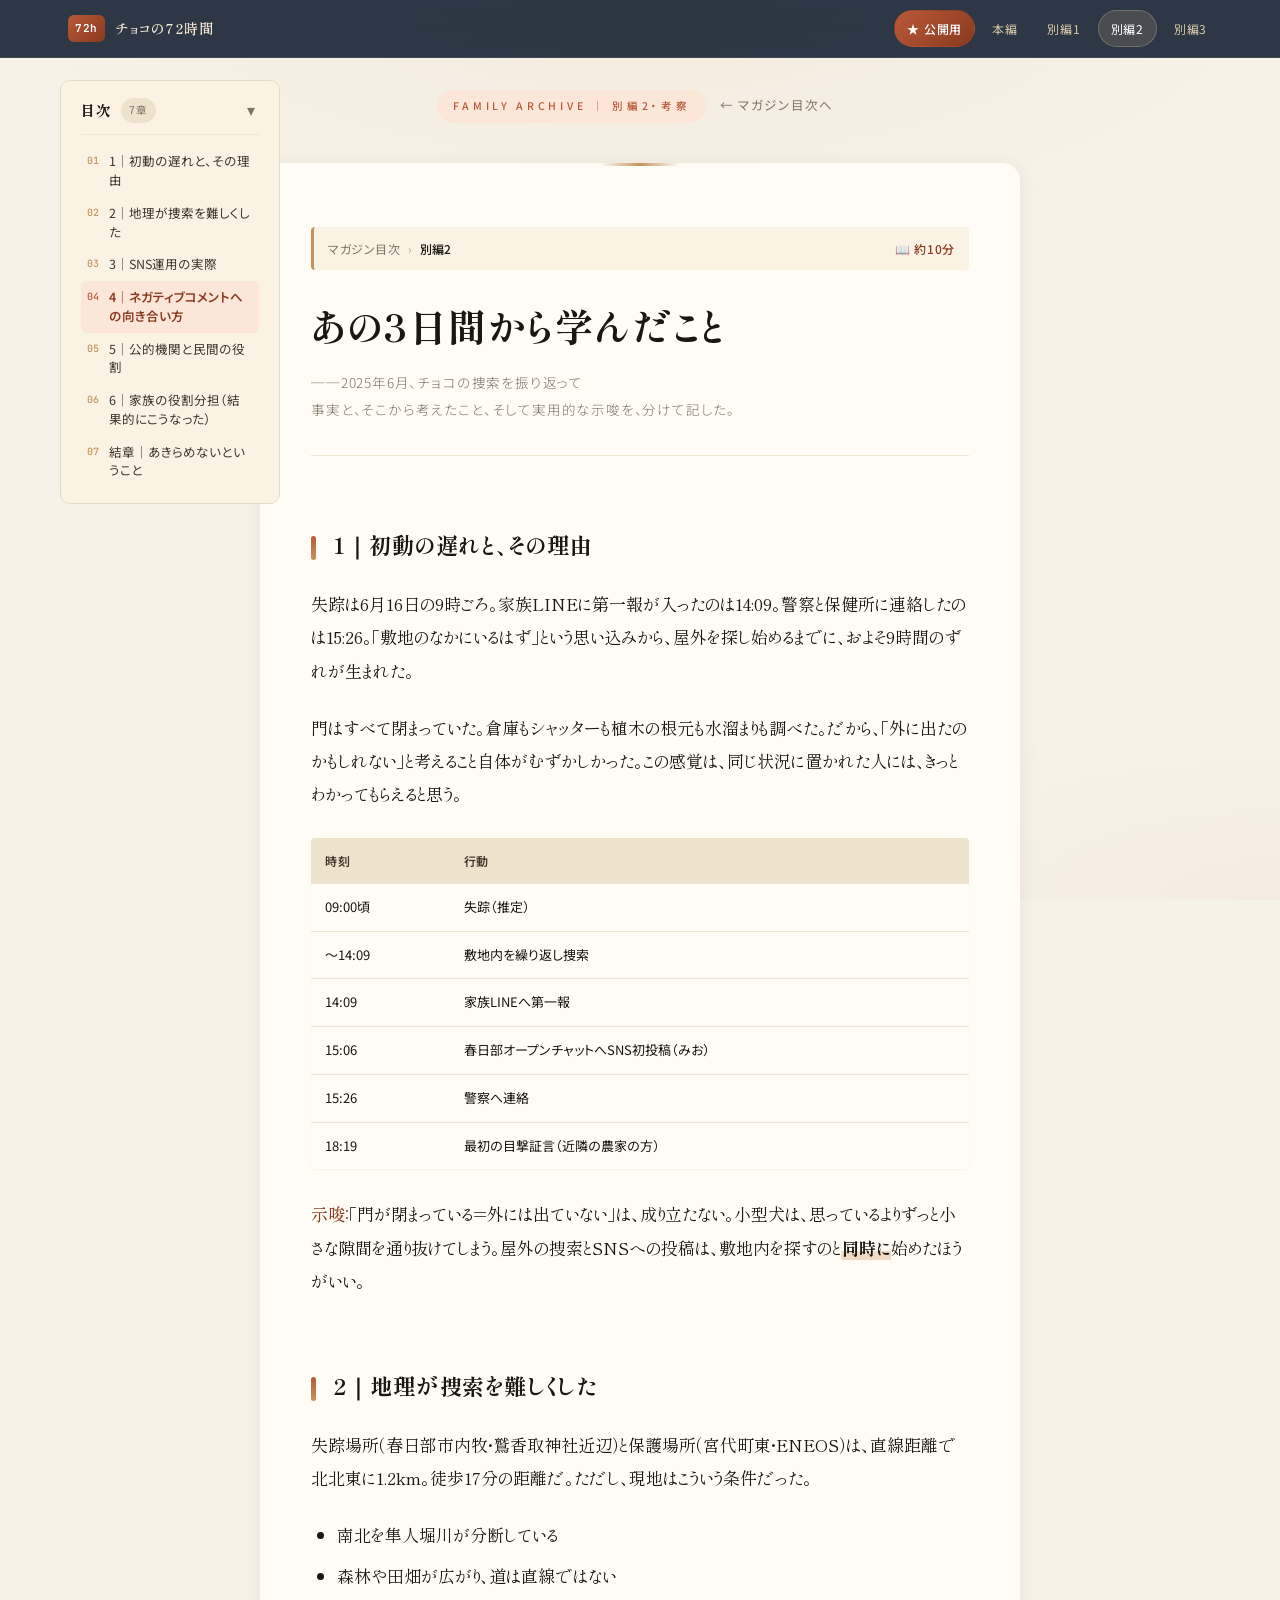
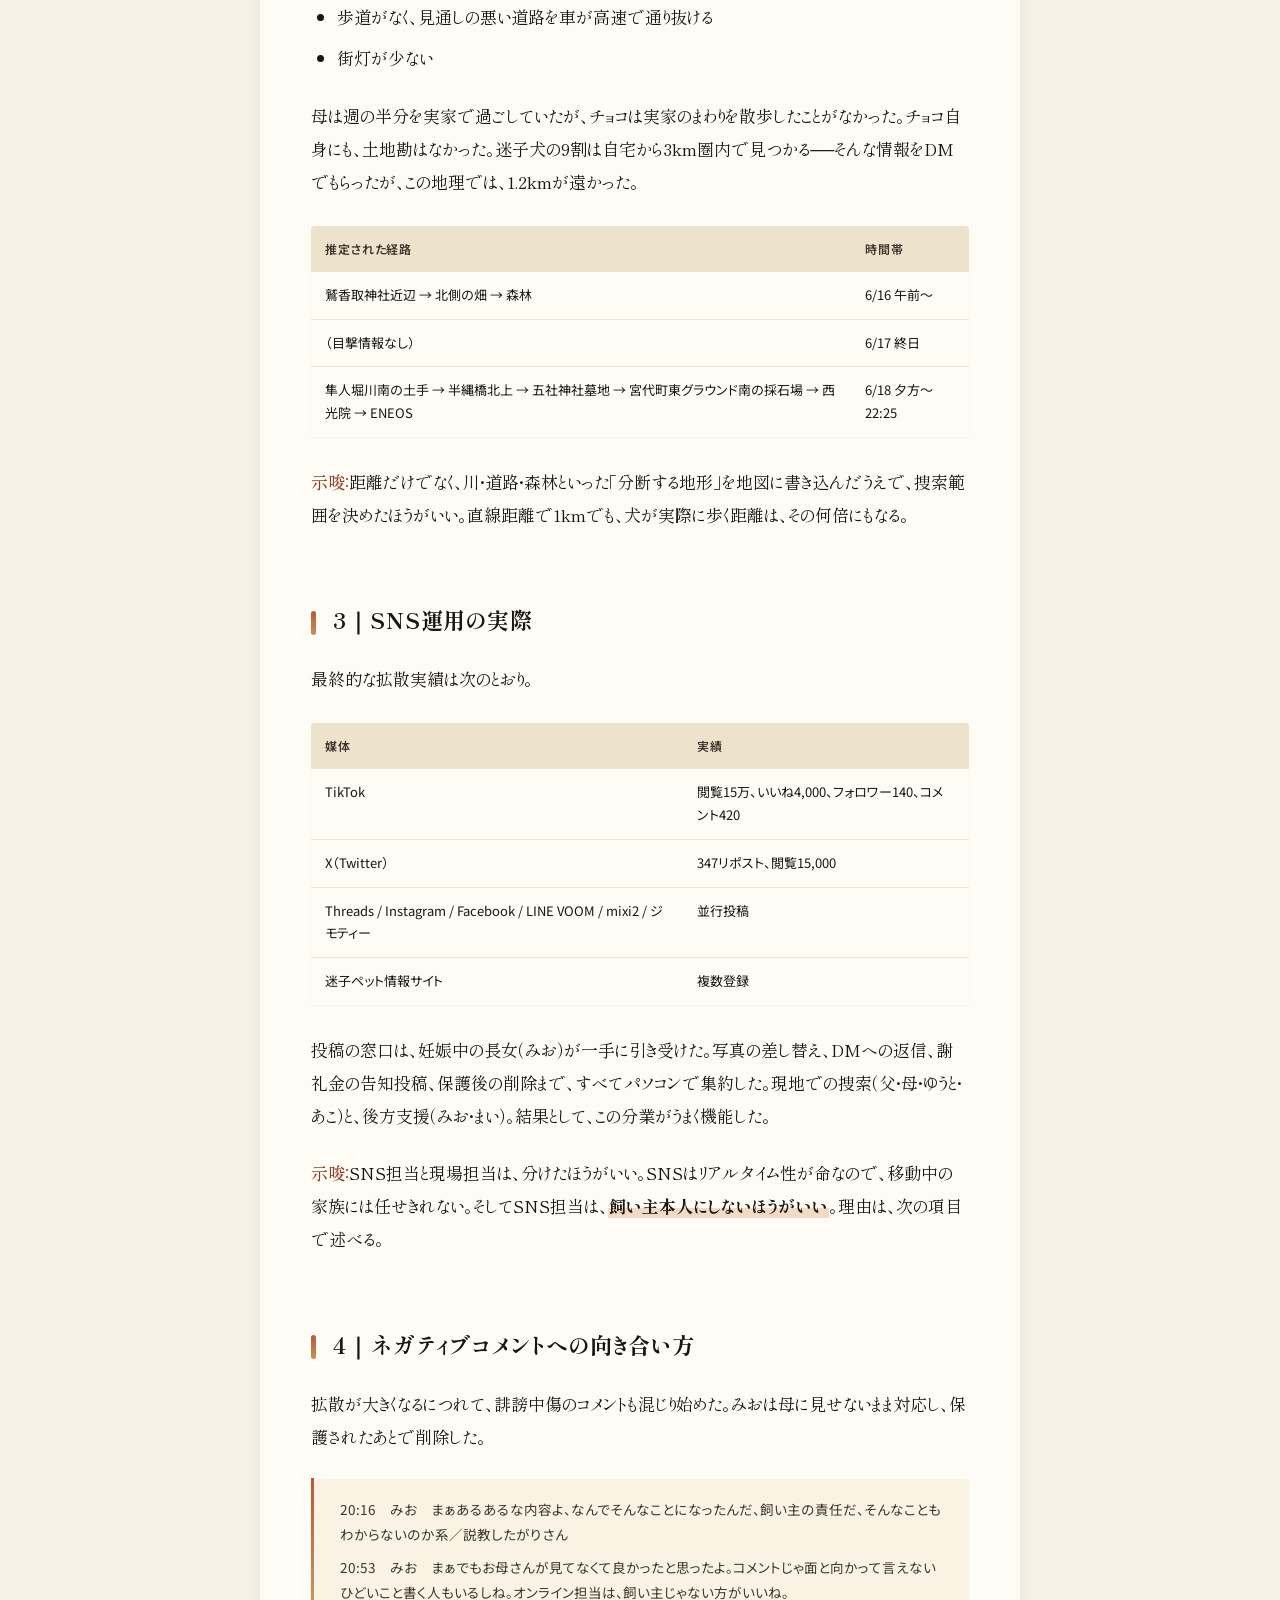
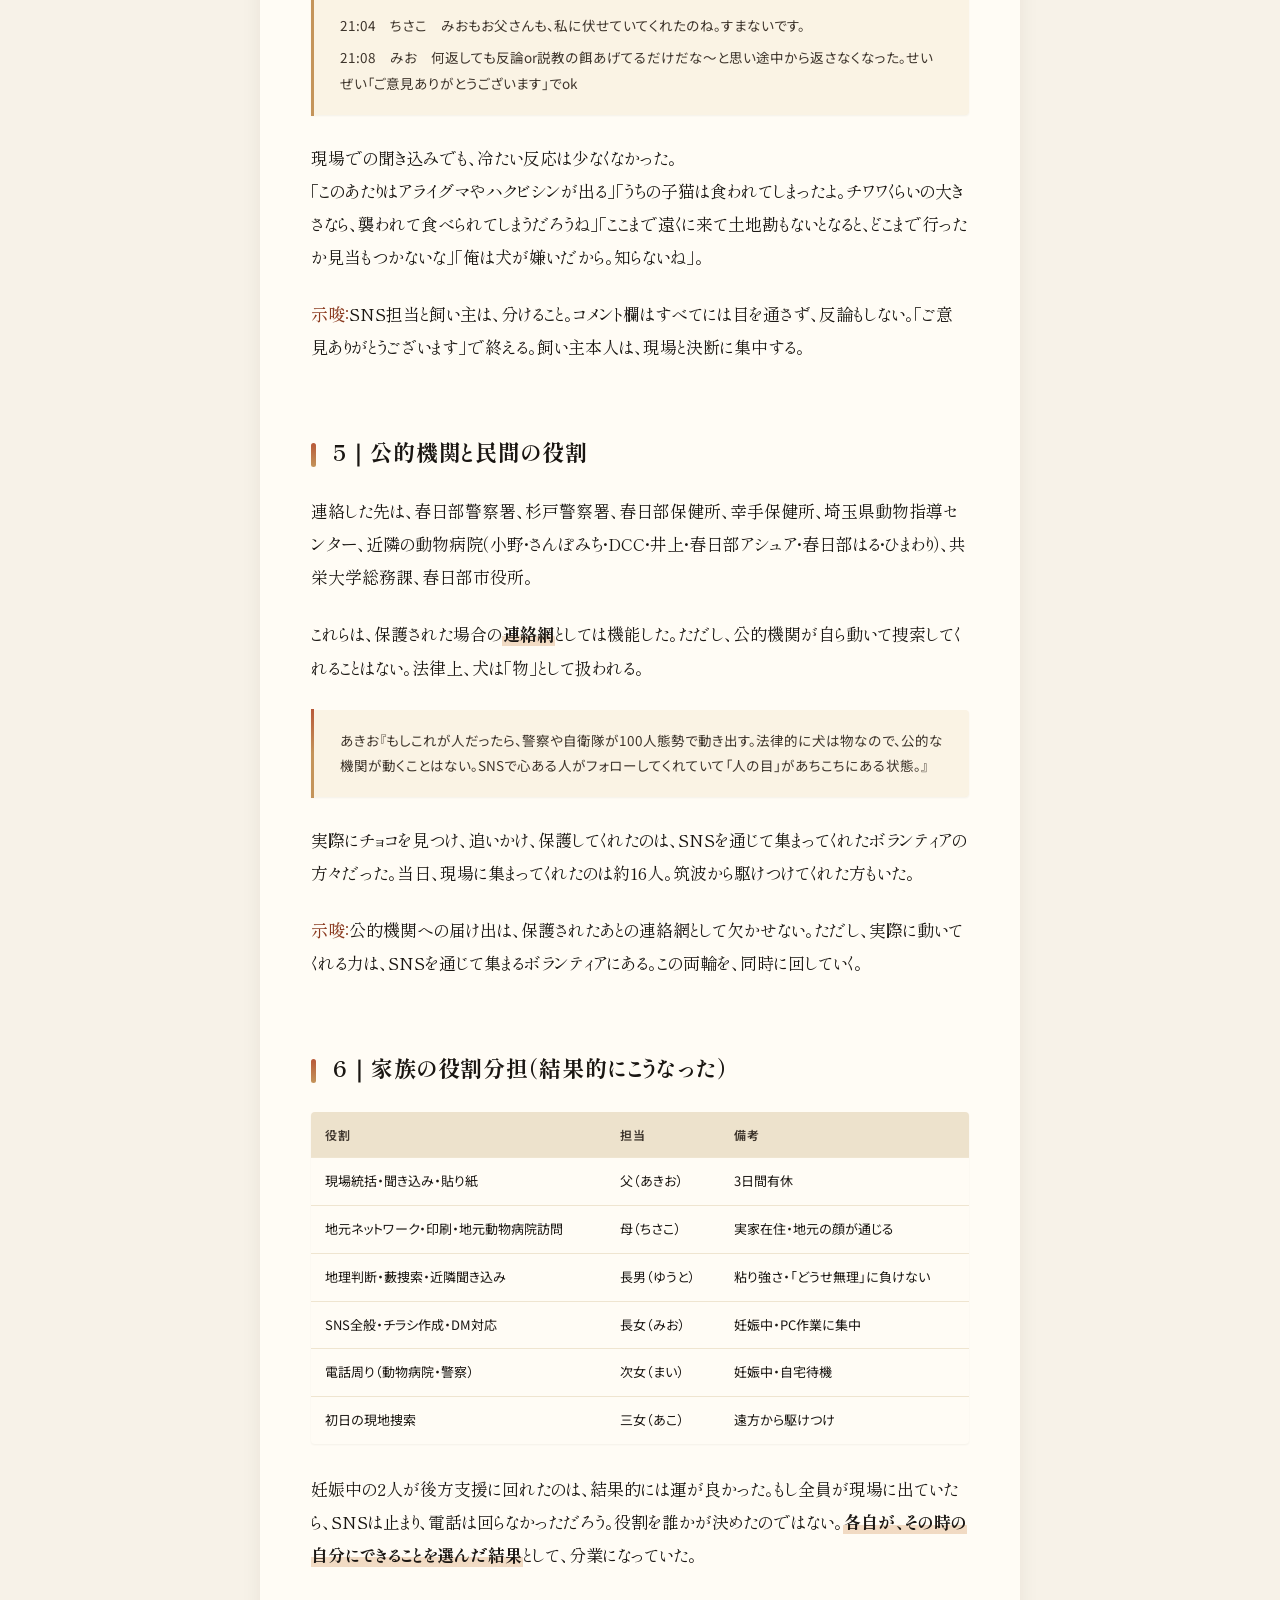
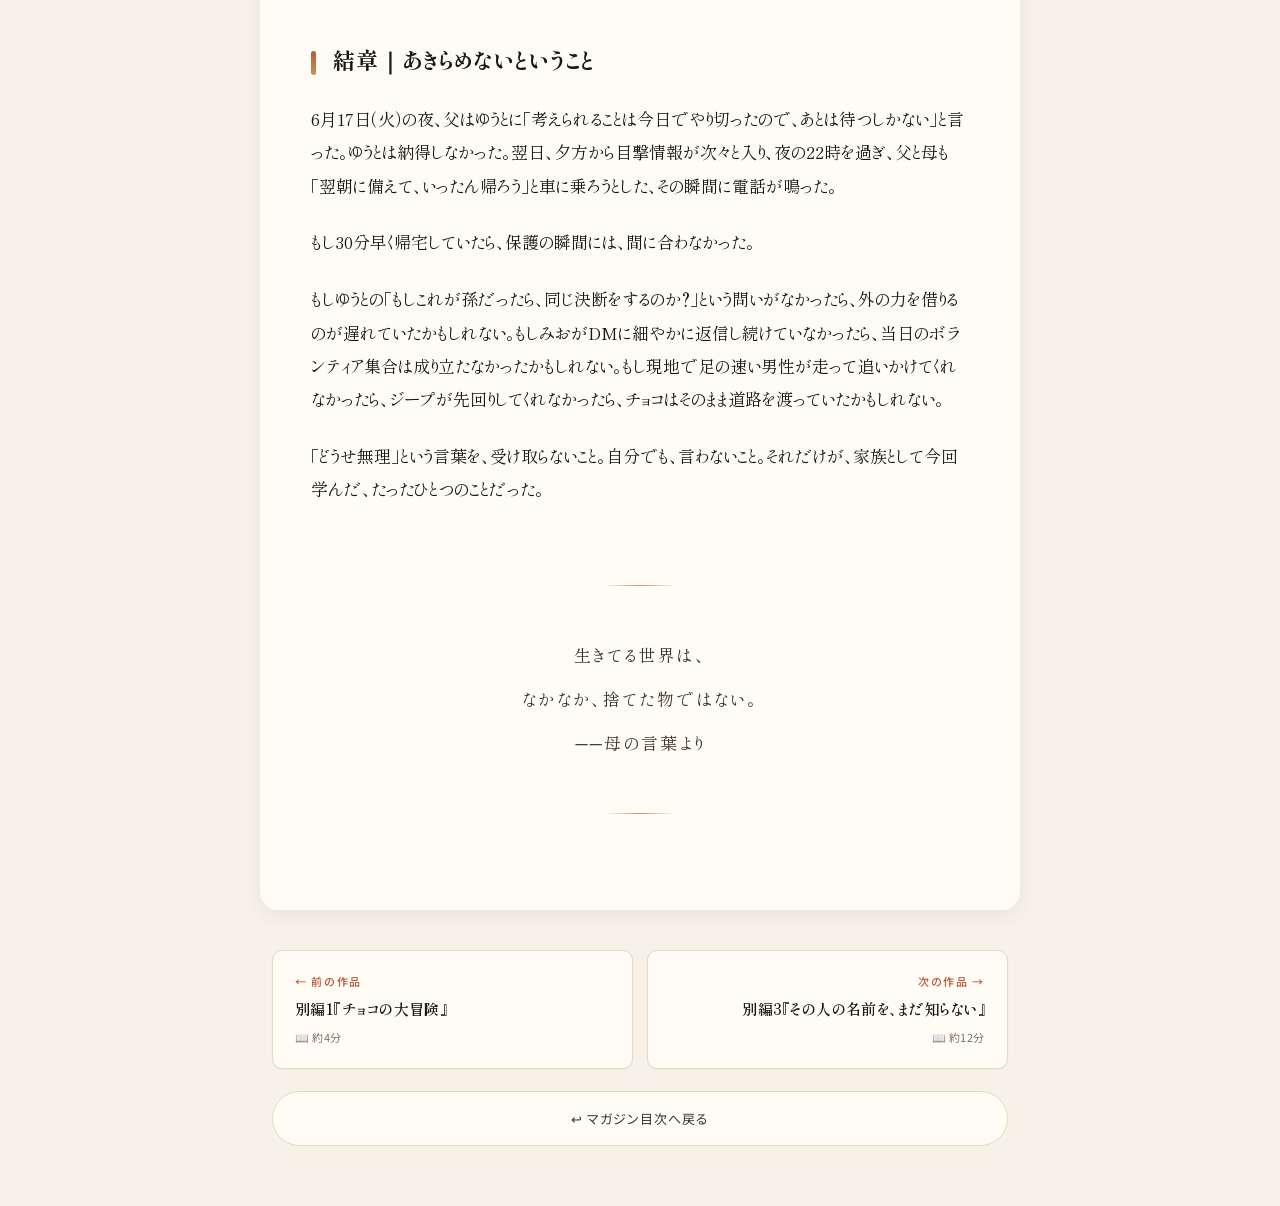
<file: kousatsu.html>
<!DOCTYPE html>
<html lang="ja">
<head>
<meta charset="UTF-8">
<meta name="viewport" content="width=device-width, initial-scale=1">
<meta name="robots" content="noindex, nofollow">
<title>別編2『あの3日間から学んだこと』 | 家族限定アーカイブ</title>
<link rel="stylesheet" href="style.css">
</head>
<body>

<div class="progress-bar"></div>

<header class="site-header">
  <div class="tag">FAMILY ARCHIVE ｜ 別編2・考察</div>
  <a href="index.html">← マガジン目次へ</a>
</header>

<div class="container">
  <h1>あの3日間から学んだこと</h1>
  <p class="subtitle">
    ──2025年6月、チョコの捜索を振り返って<br>
    事実と、そこから考えたこと、そして実用的な示唆を、分けて記した。
  </p>

  <h2>1｜初動の遅れと、その理由</h2>
  <p>失踪は6月16日の9時ごろ。家族LINEに第一報が入ったのは14:09。警察と保健所に連絡したのは15:26。「敷地のなかにいるはず」という思い込みから、屋外を探し始めるまでに、およそ9時間のずれが生まれた。</p>
  <p>門はすべて閉まっていた。倉庫もシャッターも植木の根元も水溜まりも調べた。だから、「外に出たのかもしれない」と考えること自体がむずかしかった。この感覚は、同じ状況に置かれた人には、きっとわかってもらえると思う。</p>

  <table>
    <tr><th>時刻</th><th>行動</th></tr>
    <tr><td>09:00頃</td><td>失踪（推定）</td></tr>
    <tr><td>〜14:09</td><td>敷地内を繰り返し捜索</td></tr>
    <tr><td>14:09</td><td>家族LINEへ第一報</td></tr>
    <tr><td>15:06</td><td>春日部オープンチャットへSNS初投稿（みお）</td></tr>
    <tr><td>15:26</td><td>警察へ連絡</td></tr>
    <tr><td>18:19</td><td>最初の目撃証言（近隣の農家の方）</td></tr>
  </table>

  <p><em>示唆：</em>「門が閉まっている＝外には出ていない」は、成り立たない。小型犬は、思っているよりずっと小さな隙間を通り抜けてしまう。屋外の捜索とSNSへの投稿は、敷地内を探すのと<strong>同時に</strong>始めたほうがいい。</p>

  <h2>2｜地理が捜索を難しくした</h2>
  <p>失踪場所（春日部市内牧・鷲香取神社近辺）と保護場所（宮代町東・ENEOS）は、直線距離で北北東に1.2km。徒歩17分の距離だ。ただし、現地はこういう条件だった。</p>
  <ul>
    <li>南北を隼人堀川が分断している</li>
    <li>森林や田畑が広がり、道は直線ではない</li>
    <li>歩道がなく、見通しの悪い道路を車が高速で通り抜ける</li>
    <li>街灯が少ない</li>
  </ul>
  <p>母は週の半分を実家で過ごしていたが、チョコは実家のまわりを散歩したことがなかった。チョコ自身にも、土地勘はなかった。迷子犬の9割は自宅から3km圏内で見つかる──そんな情報をDMでもらったが、この地理では、1.2kmが遠かった。</p>

  <table>
    <tr><th>推定された経路</th><th>時間帯</th></tr>
    <tr><td>鷲香取神社近辺 → 北側の畑 → 森林</td><td>6/16 午前〜</td></tr>
    <tr><td>（目撃情報なし）</td><td>6/17 終日</td></tr>
    <tr><td>隼人堀川南の土手 → 半縄橋北上 → 五社神社墓地 → 宮代町東グラウンド南の採石場 → 西光院 → ENEOS</td><td>6/18 夕方〜22:25</td></tr>
  </table>

  <p><em>示唆：</em>距離だけでなく、川・道路・森林といった「分断する地形」を地図に書き込んだうえで、捜索範囲を決めたほうがいい。直線距離で1kmでも、犬が実際に歩く距離は、その何倍にもなる。</p>

  <h2>3｜SNS運用の実際</h2>
  <p>最終的な拡散実績は次のとおり。</p>
  <table>
    <tr><th>媒体</th><th>実績</th></tr>
    <tr><td>TikTok</td><td>閲覧15万、いいね4,000、フォロワー140、コメント420</td></tr>
    <tr><td>X（Twitter）</td><td>347リポスト、閲覧15,000</td></tr>
    <tr><td>Threads / Instagram / Facebook / LINE VOOM / mixi2 / ジモティー</td><td>並行投稿</td></tr>
    <tr><td>迷子ペット情報サイト</td><td>複数登録</td></tr>
  </table>

  <p>投稿の窓口は、妊娠中の長女（みお）が一手に引き受けた。写真の差し替え、DMへの返信、謝礼金の告知投稿、保護後の削除まで、すべてパソコンで集約した。現地での捜索（父・母・ゆうと・あこ）と、後方支援（みお・まい）。結果として、この分業がうまく機能した。</p>

  <p><em>示唆：</em>SNS担当と現場担当は、分けたほうがいい。SNSはリアルタイム性が命なので、移動中の家族には任せきれない。そしてSNS担当は、<strong>飼い主本人にしないほうがいい</strong>。理由は、次の項目で述べる。</p>

  <h2>4｜ネガティブコメントへの向き合い方</h2>
  <p>拡散が大きくなるにつれて、誹謗中傷のコメントも混じり始めた。みおは母に見せないまま対応し、保護されたあとで削除した。</p>
  <blockquote>
    <p>20:16　みお　まぁあるあるな内容よ、なんでそんなことになったんだ、飼い主の責任だ、そんなこともわからないのか系／説教したがりさん</p>
    <p>20:53　みお　まぁでもお母さんが見てなくて良かったと思ったよ。コメントじゃ面と向かって言えないひどいこと書く人もいるしね。オンライン担当は、飼い主じゃない方がいいね。</p>
    <p>21:04　ちさこ　みおもお父さんも、私に伏せていてくれたのね。すまないです。</p>
    <p>21:08　みお　何返しても反論or説教の餌あげてるだけだな〜と思い途中から返さなくなった。せいぜい「ご意見ありがとうございます」でok</p>
  </blockquote>

  <p>現場での聞き込みでも、冷たい反応は少なくなかった。<br>
  「このあたりはアライグマやハクビシンが出る」「うちの子猫は食われてしまったよ。チワワくらいの大きさなら、襲われて食べられてしまうだろうね」「ここまで遠くに来て土地勘もないとなると、どこまで行ったか見当もつかないな」「俺は犬が嫌いだから。知らないね」。</p>

  <p><em>示唆：</em>SNS担当と飼い主は、分けること。コメント欄はすべてには目を通さず、反論もしない。「ご意見ありがとうございます」で終える。飼い主本人は、現場と決断に集中する。</p>

  <h2>5｜公的機関と民間の役割</h2>
  <p>連絡した先は、春日部警察署、杉戸警察署、春日部保健所、幸手保健所、埼玉県動物指導センター、近隣の動物病院（小野・さんぽみち・DCC・井上・春日部アシュア・春日部はる・ひまわり）、共栄大学総務課、春日部市役所。</p>
  <p>これらは、保護された場合の<strong>連絡網</strong>としては機能した。ただし、公的機関が自ら動いて捜索してくれることはない。法律上、犬は「物」として扱われる。</p>
  <blockquote>
    <p>あきお『もしこれが人だったら、警察や自衛隊が100人態勢で動き出す。法律的に犬は物なので、公的な機関が動くことはない。SNSで心ある人がフォローしてくれていて「人の目」があちこちにある状態。』</p>
  </blockquote>
  <p>実際にチョコを見つけ、追いかけ、保護してくれたのは、SNSを通じて集まってくれたボランティアの方々だった。当日、現場に集まってくれたのは約16人。筑波から駆けつけてくれた方もいた。</p>

  <p><em>示唆：</em>公的機関への届け出は、保護されたあとの連絡網として欠かせない。ただし、実際に動いてくれる力は、SNSを通じて集まるボランティアにある。この両輪を、同時に回していく。</p>

  <h2>6｜家族の役割分担（結果的にこうなった）</h2>

  <table>
    <tr><th>役割</th><th>担当</th><th>備考</th></tr>
    <tr><td>現場統括・聞き込み・貼り紙</td><td>父（あきお）</td><td>3日間有休</td></tr>
    <tr><td>地元ネットワーク・印刷・地元動物病院訪問</td><td>母（ちさこ）</td><td>実家在住・地元の顔が通じる</td></tr>
    <tr><td>地理判断・藪捜索・近隣聞き込み</td><td>長男（ゆうと）</td><td>粘り強さ・「どうせ無理」に負けない</td></tr>
    <tr><td>SNS全般・チラシ作成・DM対応</td><td>長女（みお）</td><td>妊娠中・PC作業に集中</td></tr>
    <tr><td>電話周り（動物病院・警察）</td><td>次女（まい）</td><td>妊娠中・自宅待機</td></tr>
    <tr><td>初日の現地捜索</td><td>三女（あこ）</td><td>遠方から駆けつけ</td></tr>
  </table>

  <p>妊娠中の2人が後方支援に回れたのは、結果的には運が良かった。もし全員が現場に出ていたら、SNSは止まり、電話は回らなかっただろう。役割を誰かが決めたのではない。<strong>各自が、その時の自分にできることを選んだ結果</strong>として、分業になっていた。</p>

  <h2>結章｜あきらめないということ</h2>
  <p>6月17日（火）の夜、父はゆうとに「考えられることは今日でやり切ったので、あとは待つしかない」と言った。ゆうとは納得しなかった。翌日、夕方から目撃情報が次々と入り、夜の22時を過ぎ、父と母も「翌朝に備えて、いったん帰ろう」と車に乗ろうとした、その瞬間に電話が鳴った。</p>
  <p>もし30分早く帰宅していたら、保護の瞬間には、間に合わなかった。</p>
  <p>もしゆうとの「もしこれが孫だったら、同じ決断をするのか？」という問いがなかったら、外の力を借りるのが遅れていたかもしれない。もしみおがDMに細やかに返信し続けていなかったら、当日のボランティア集合は成り立たなかったかもしれない。もし現地で足の速い男性が走って追いかけてくれなかったら、ジープが先回りしてくれなかったら、チョコはそのまま道路を渡っていたかもしれない。</p>
  <p>「どうせ無理」という言葉を、受け取らないこと。自分でも、言わないこと。それだけが、家族として今回学んだ、たったひとつのことだった。</p>

  <div class="final-lines" style="font-size:17px;">
    生きてる世界は、<br>
    なかなか、捨てた物ではない。<br>
    ──母の言葉より
  </div>

</div>

<script src="nav.js"></script>

</body>
</html>
</file>
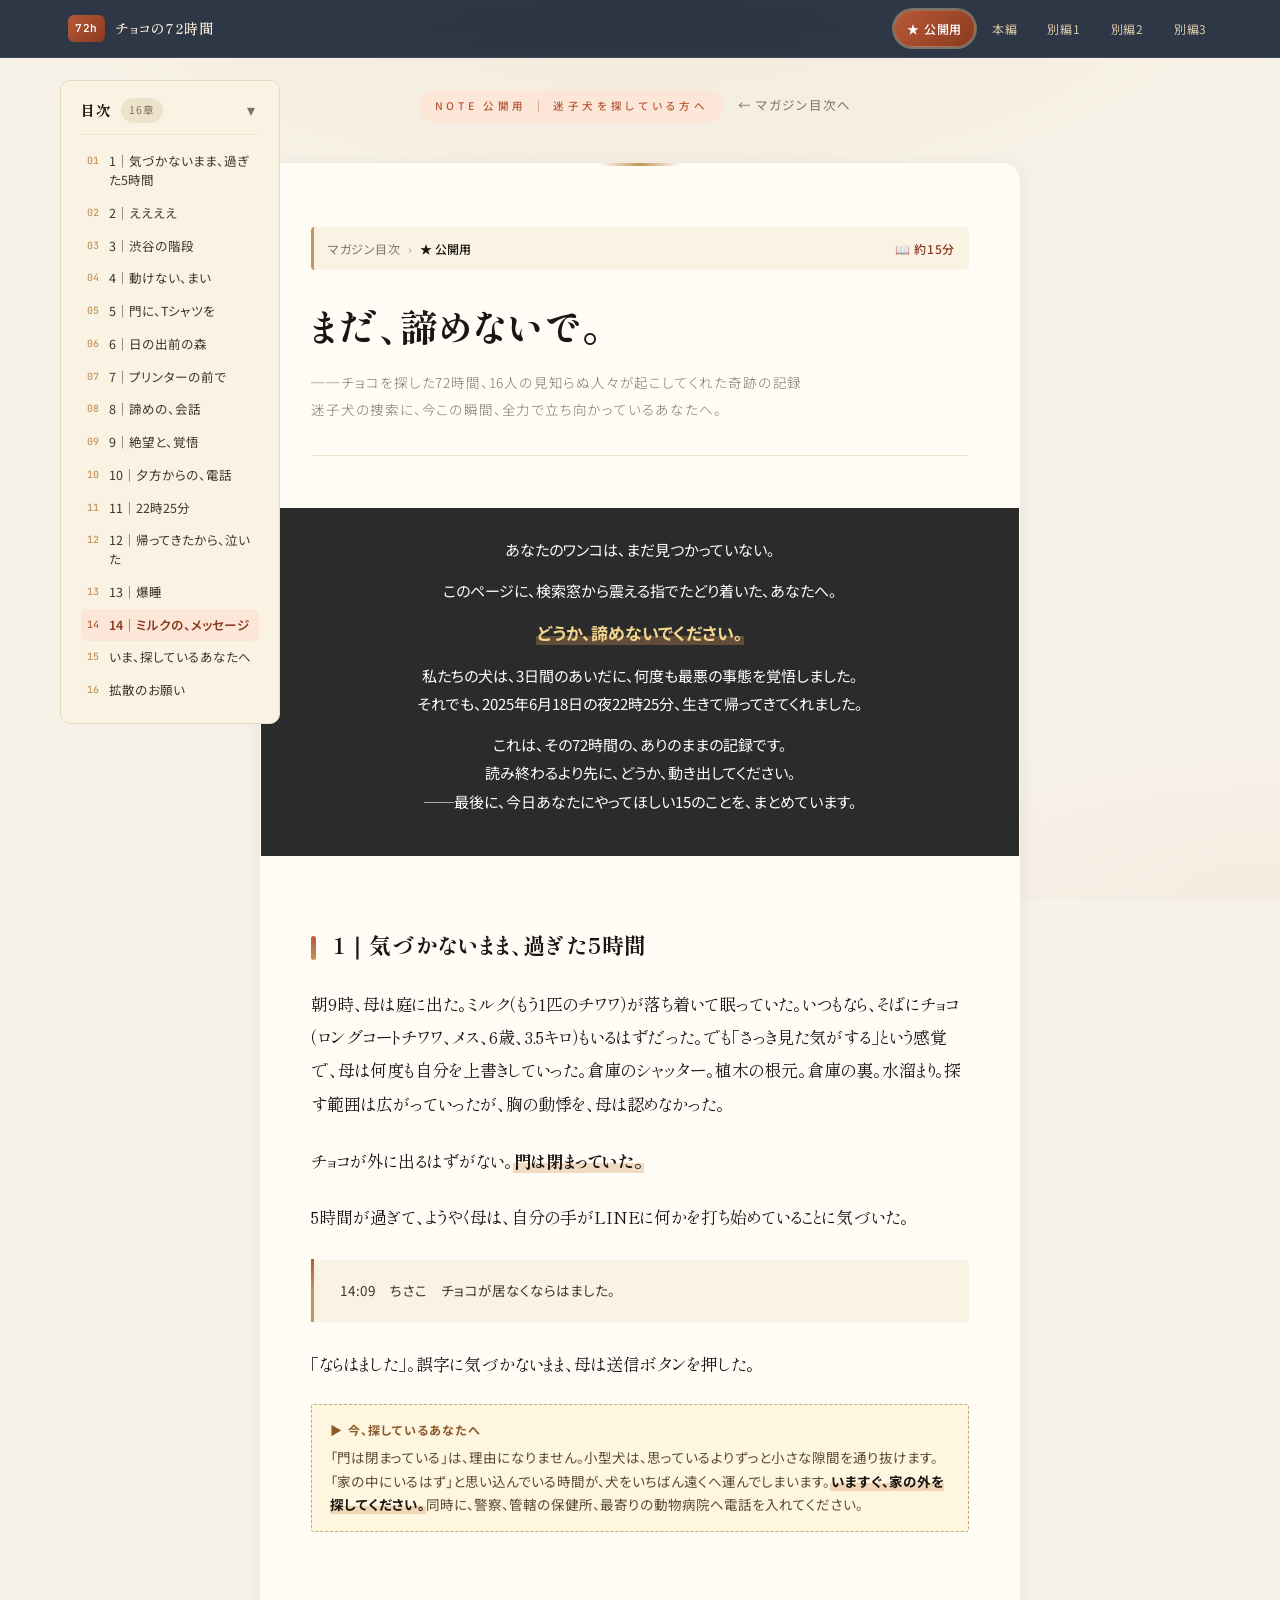
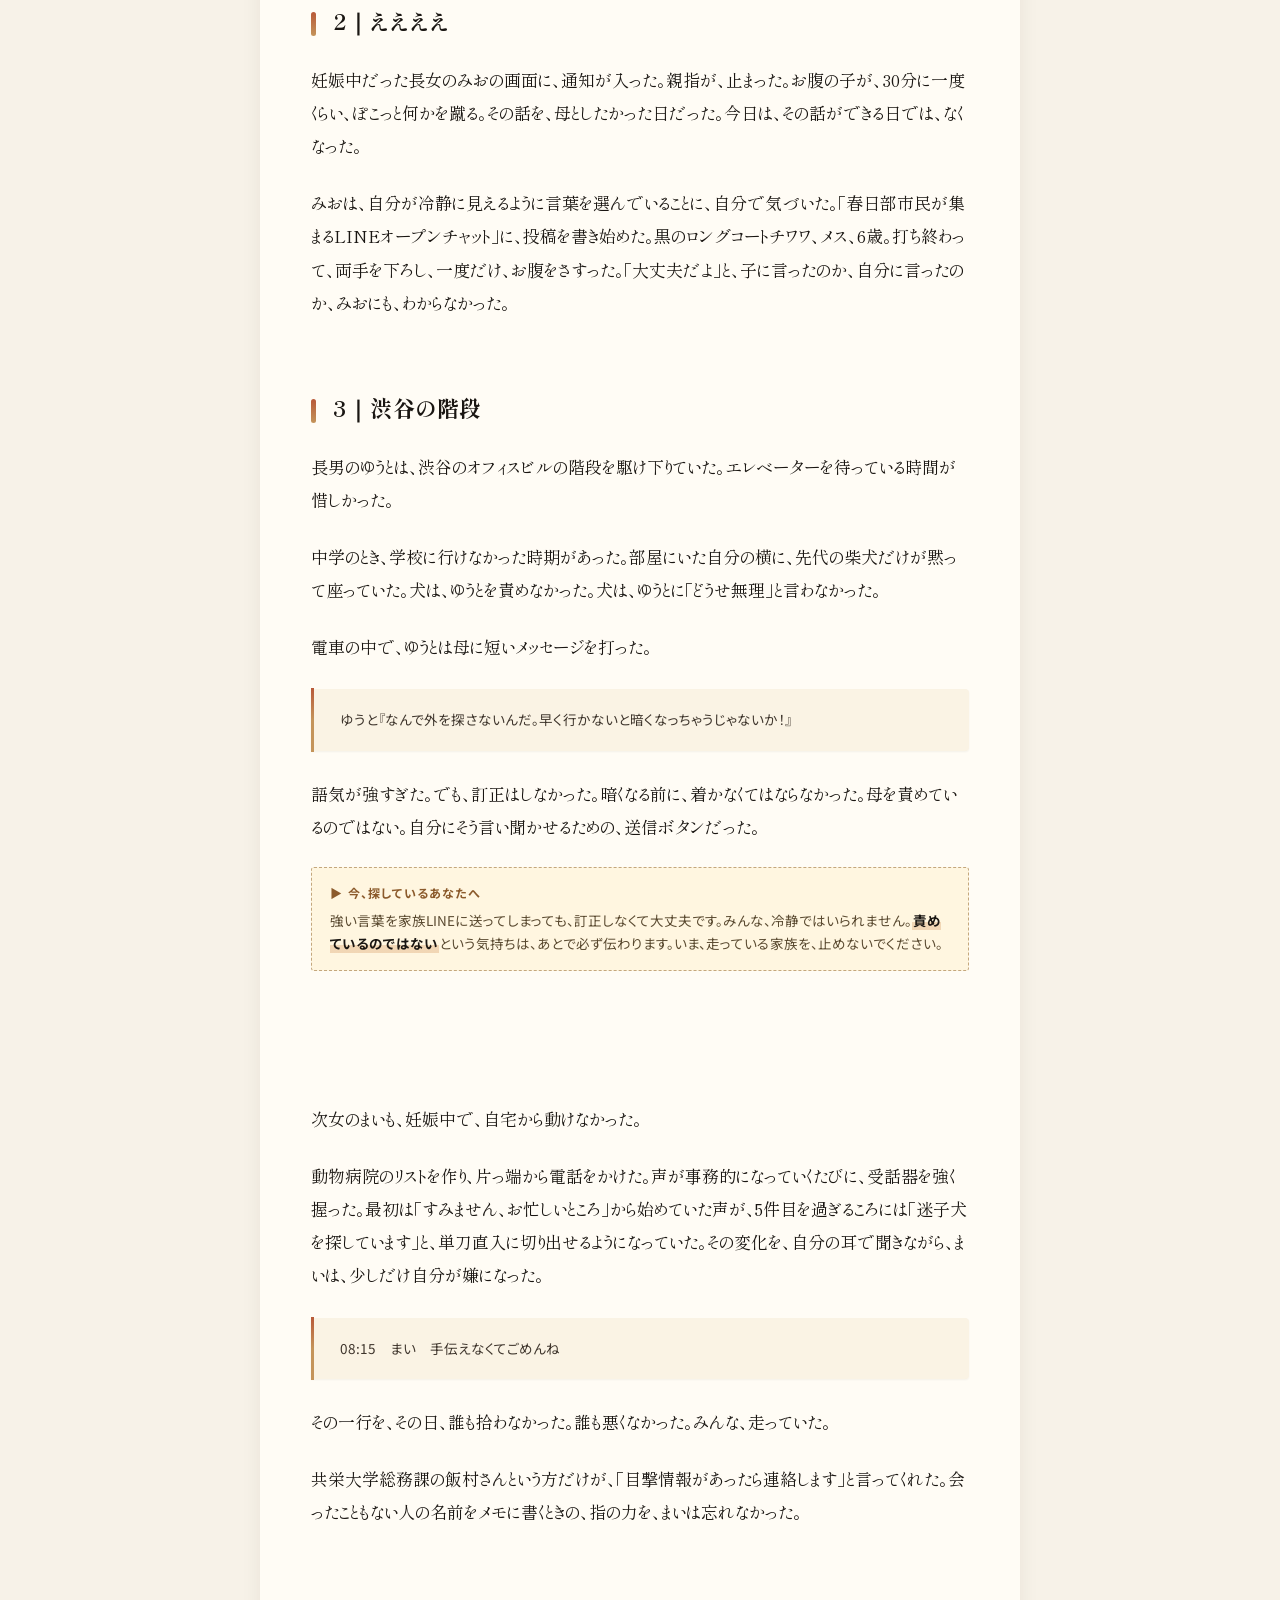
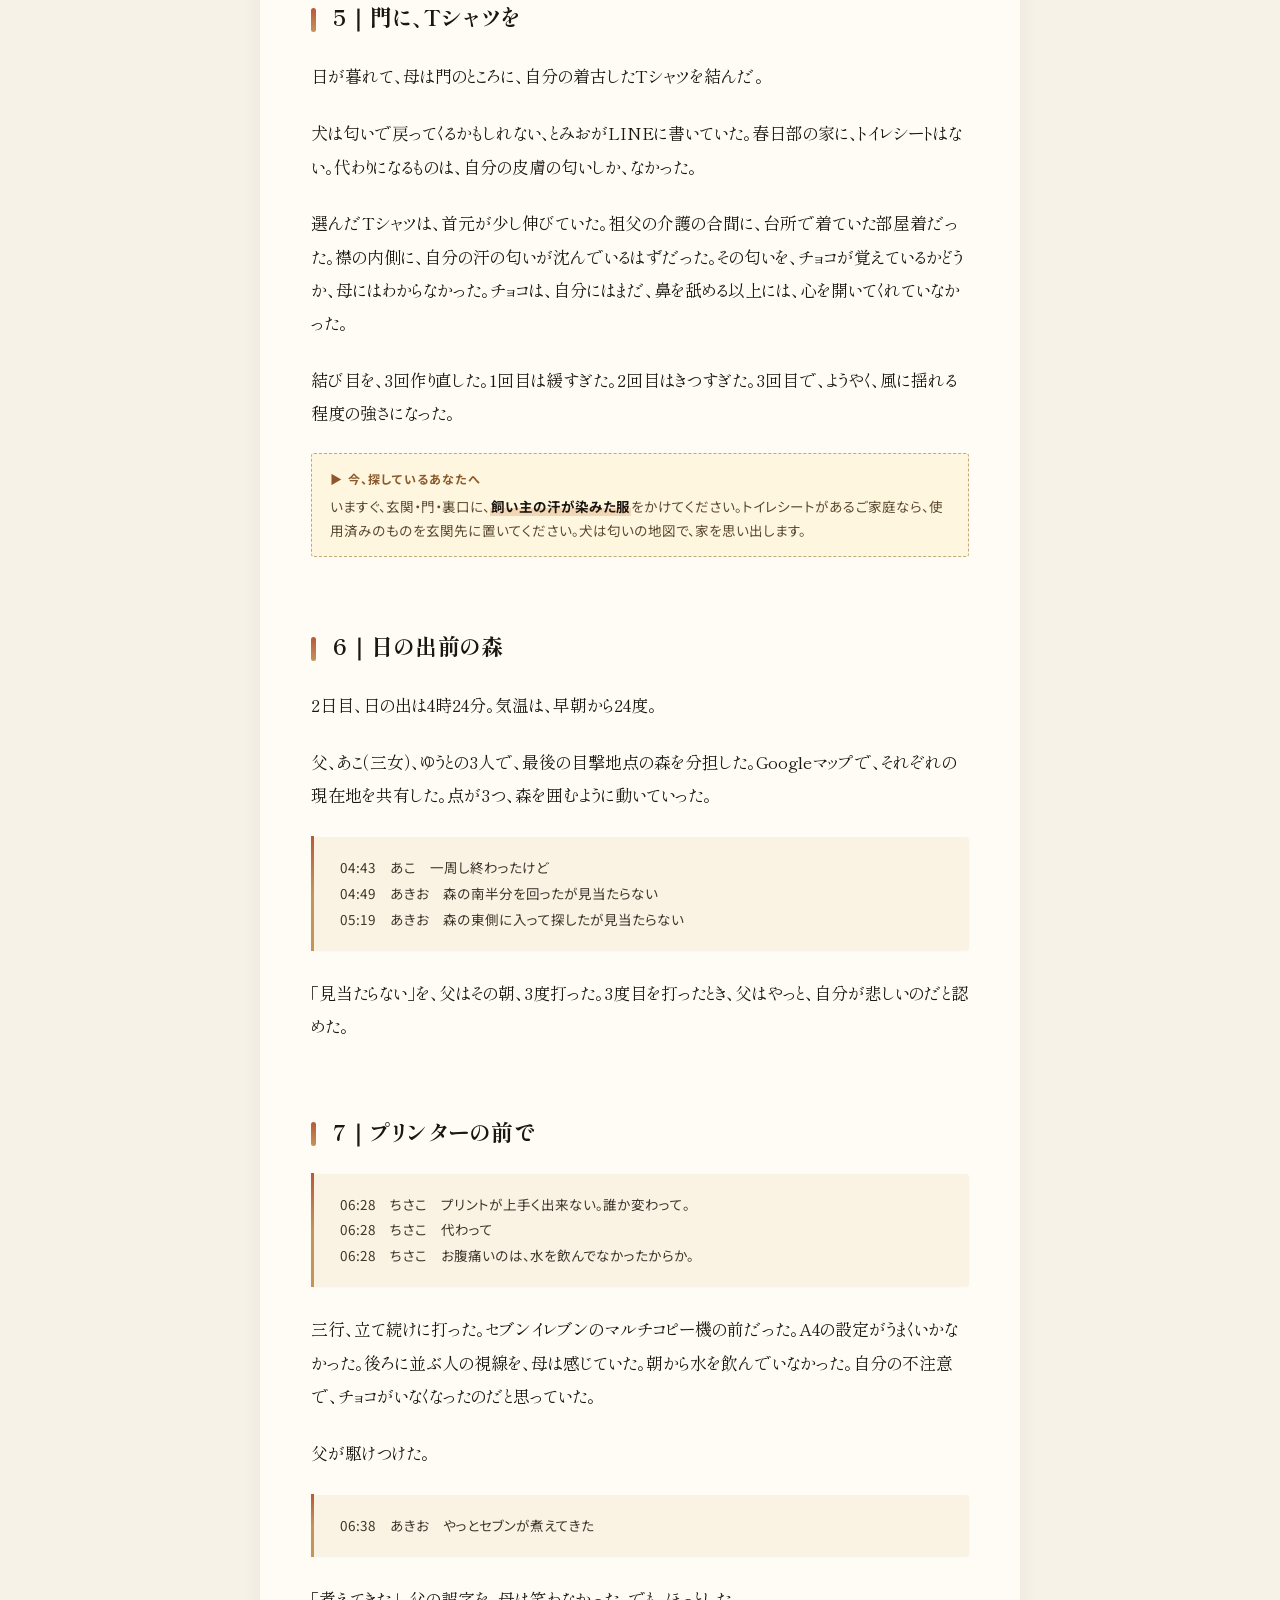
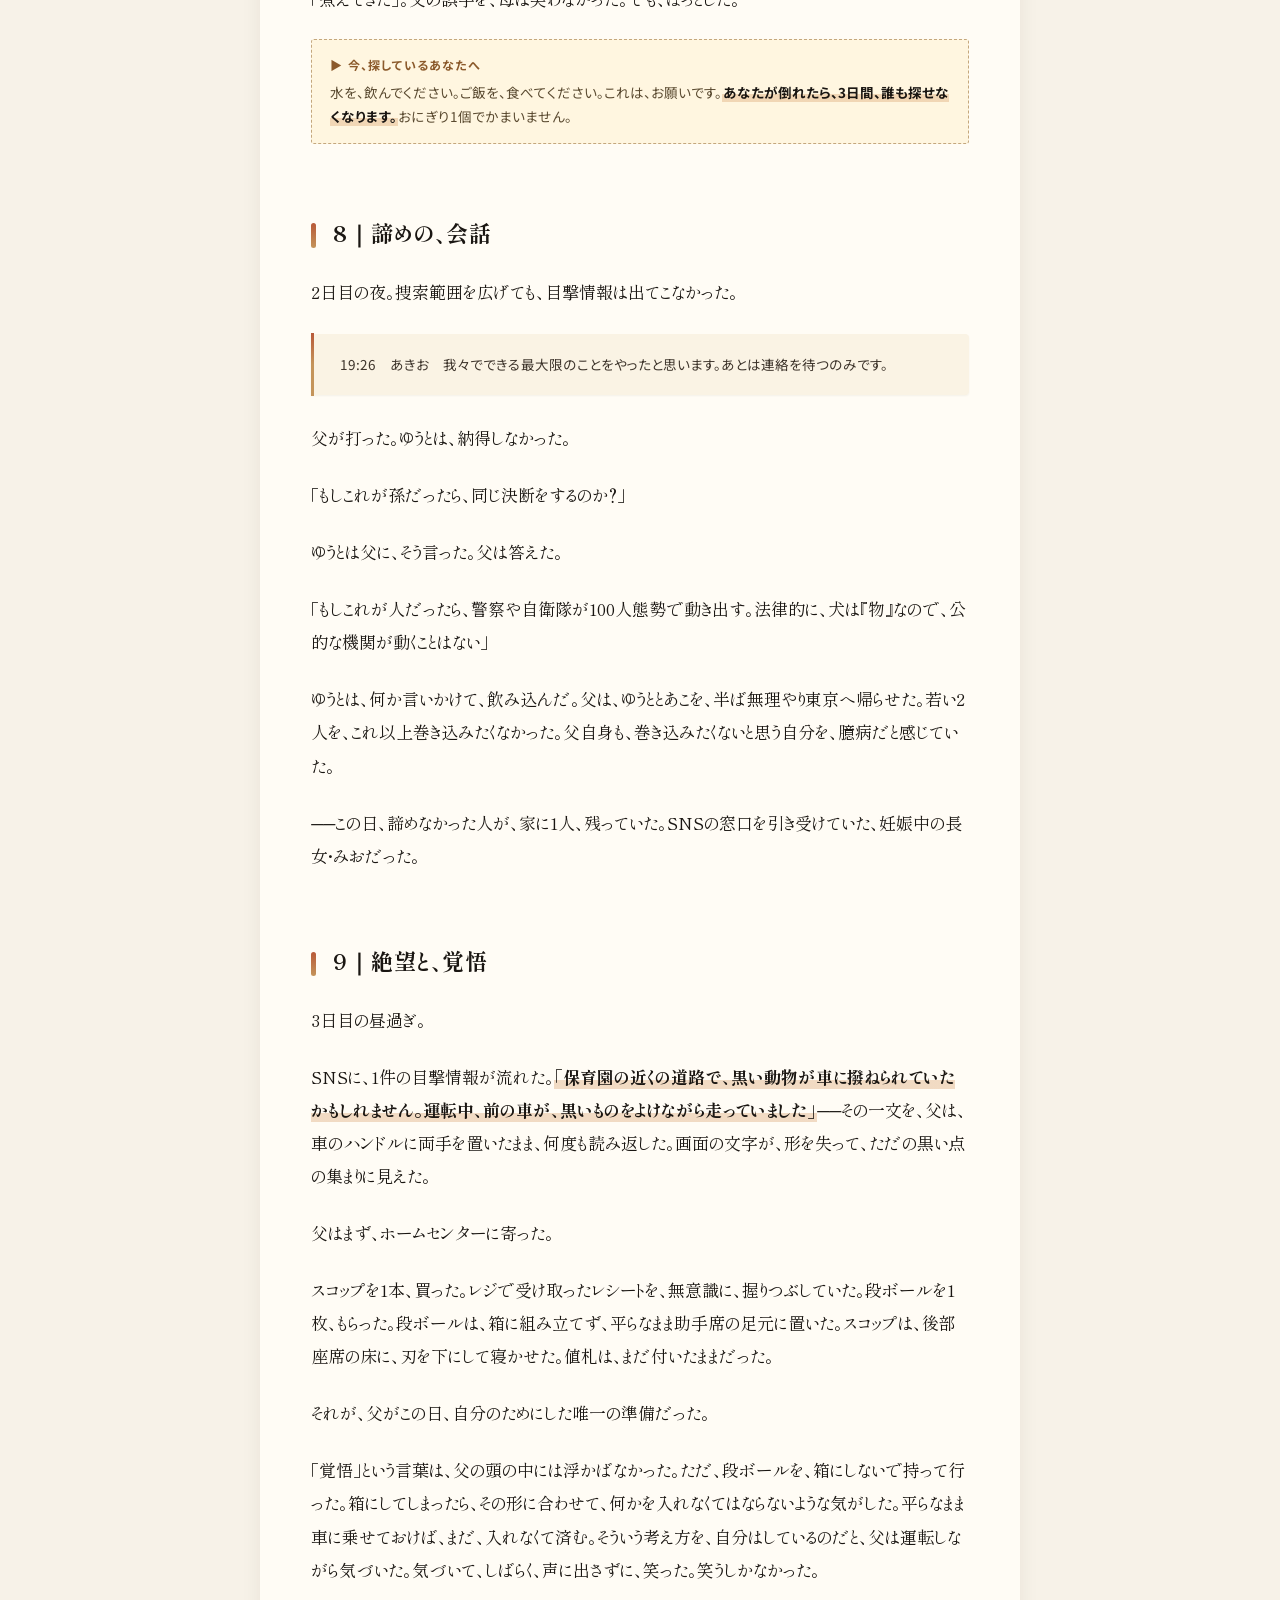
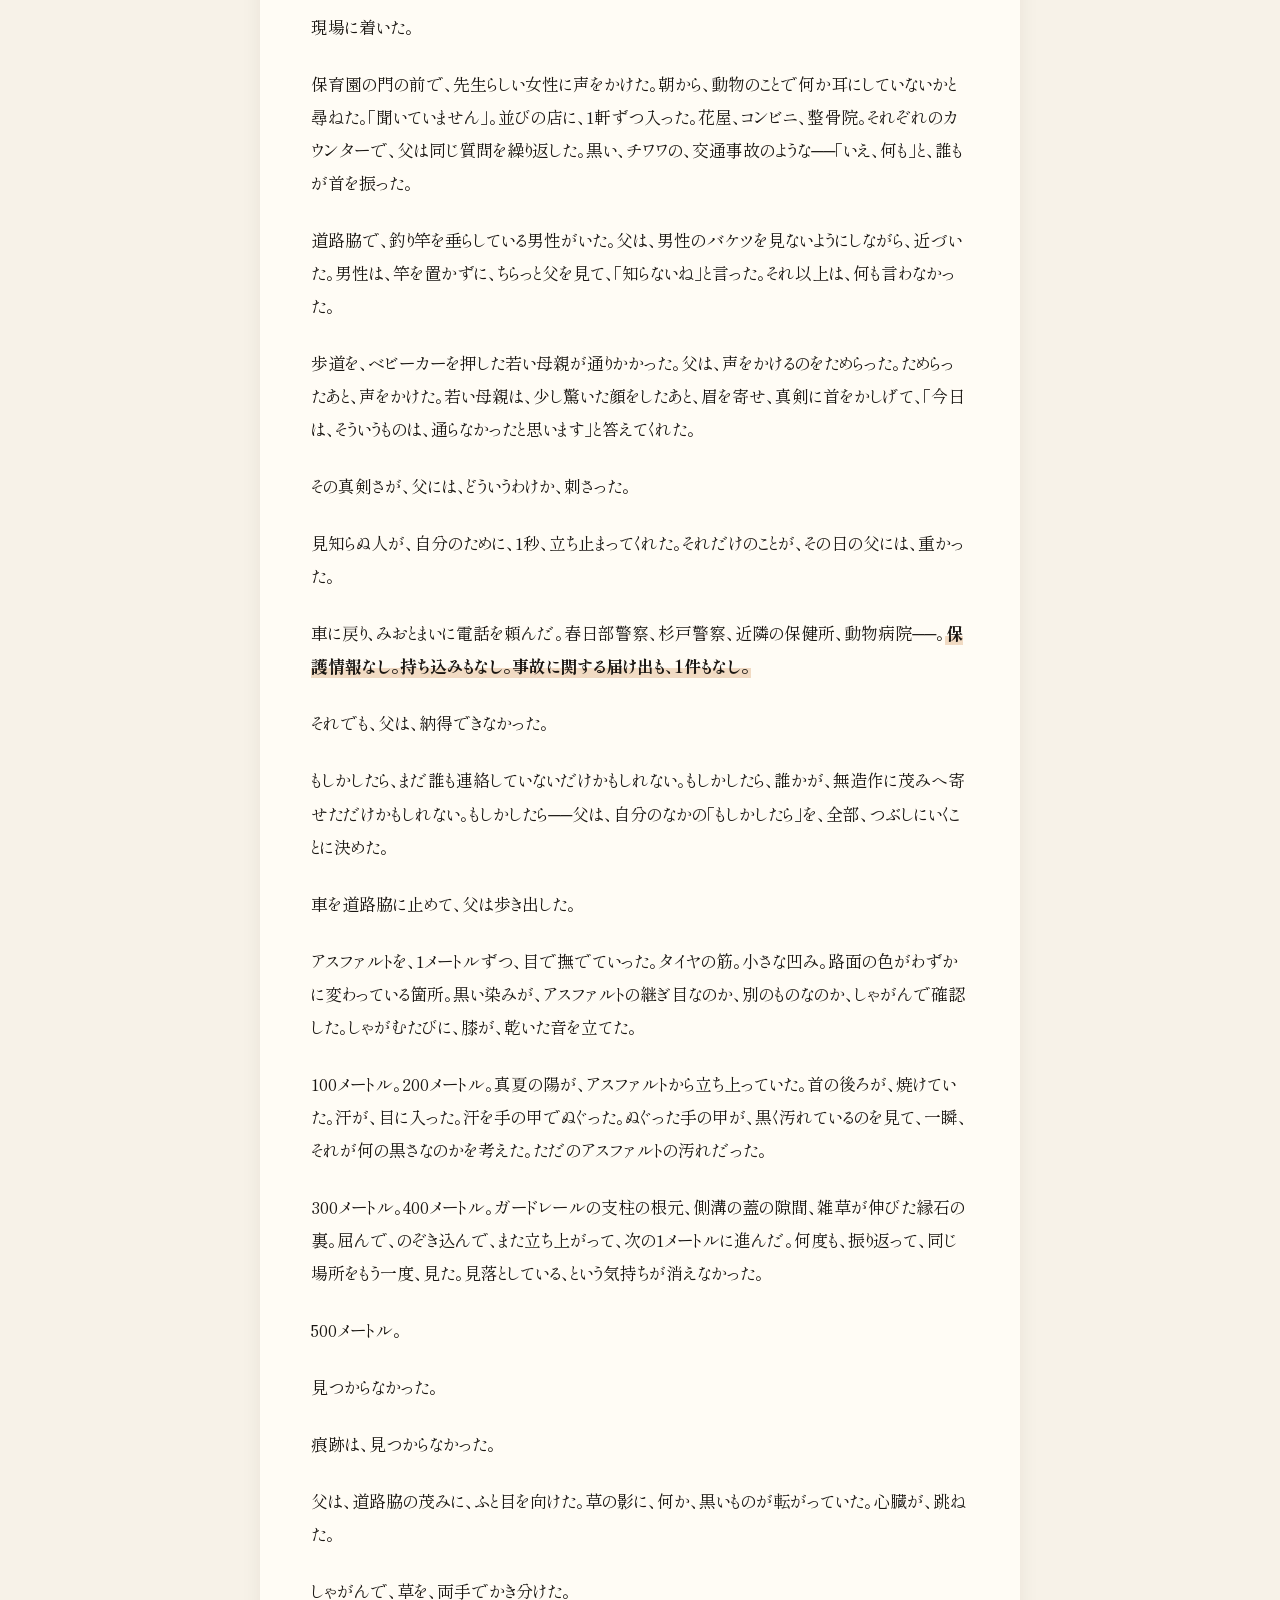
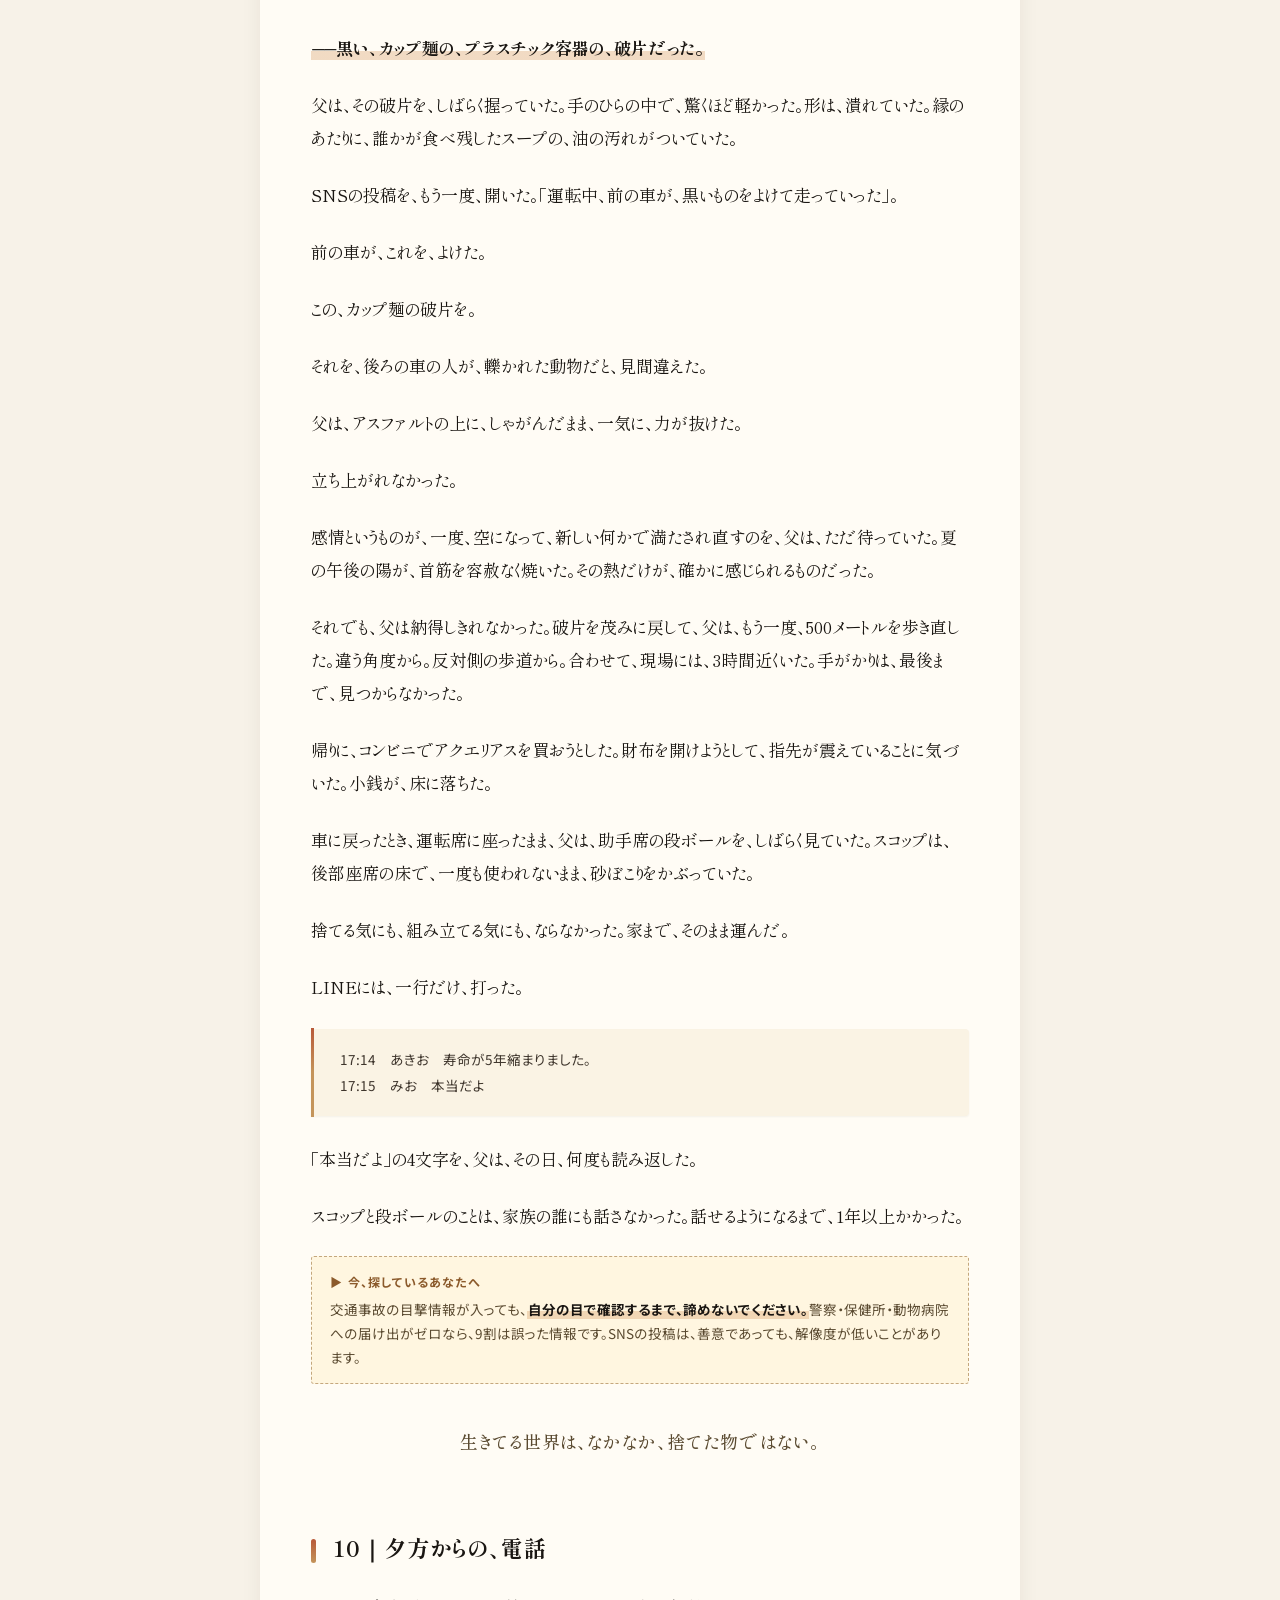
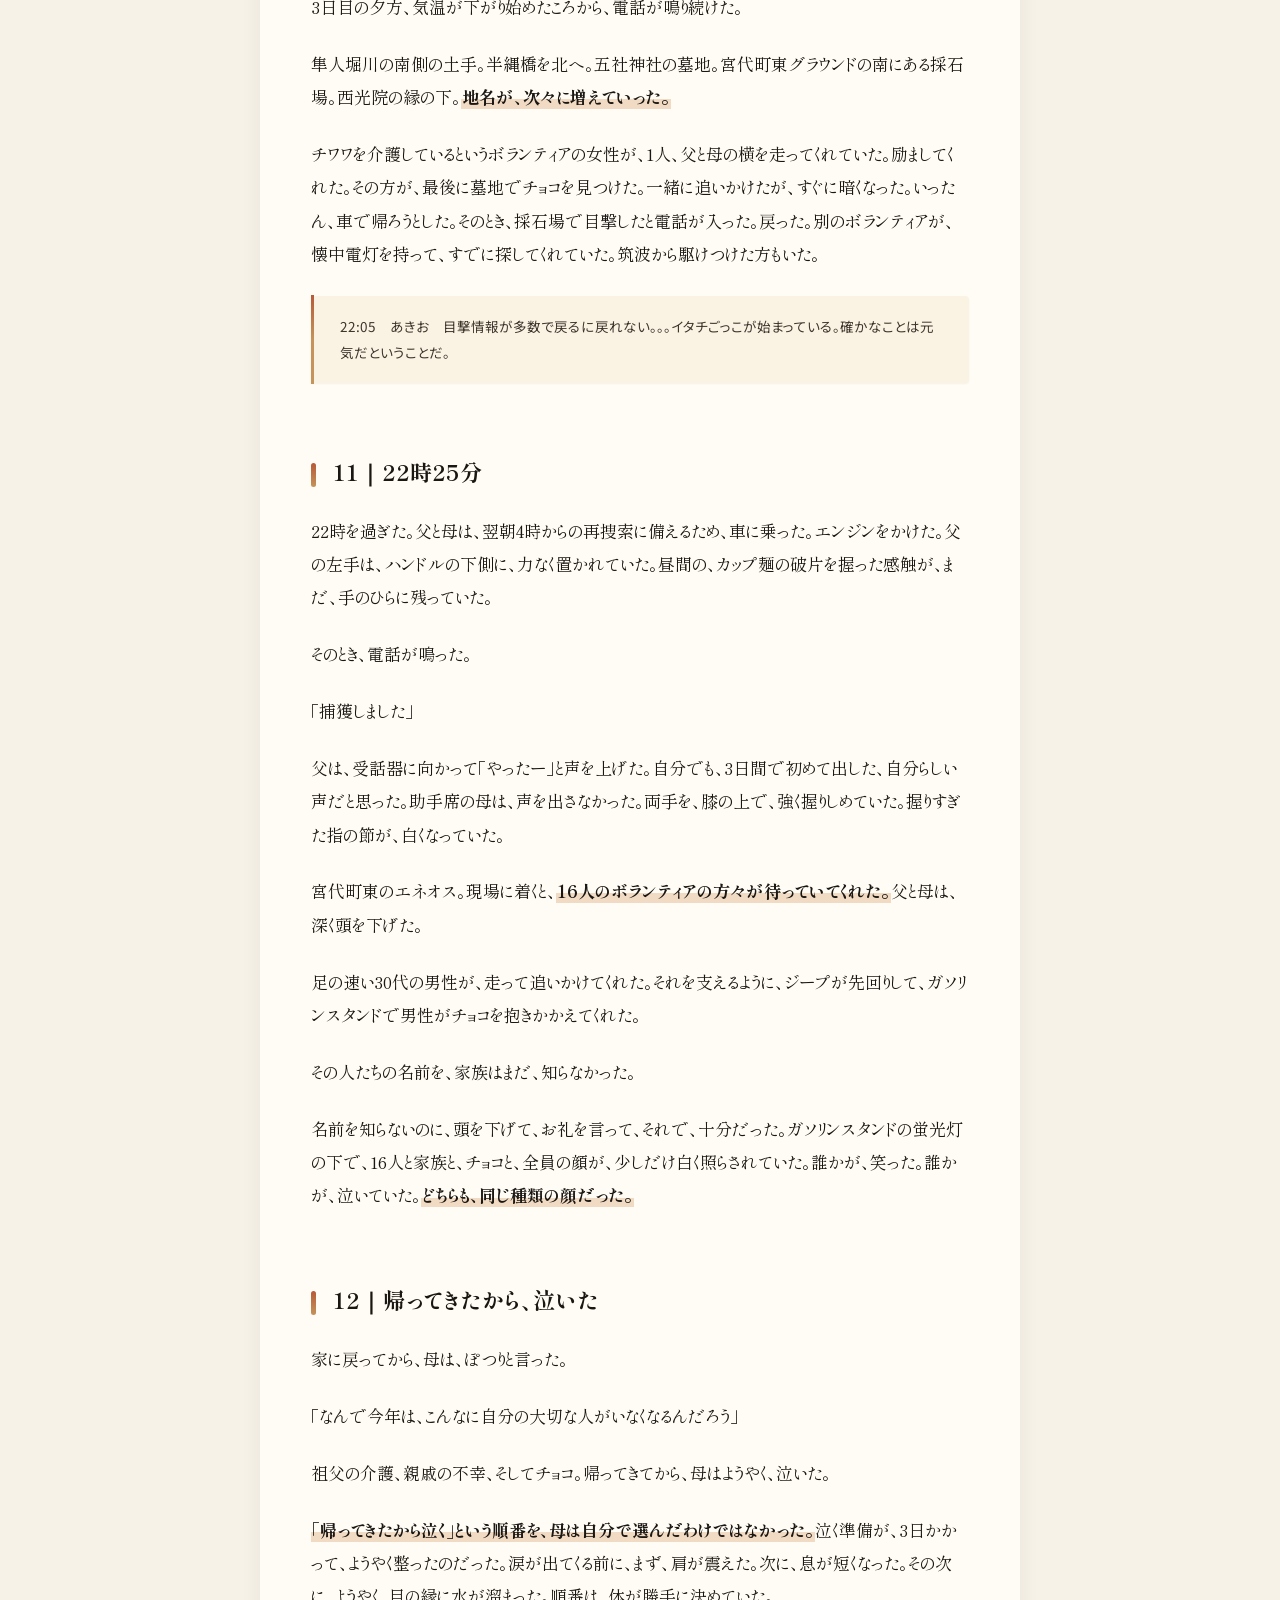
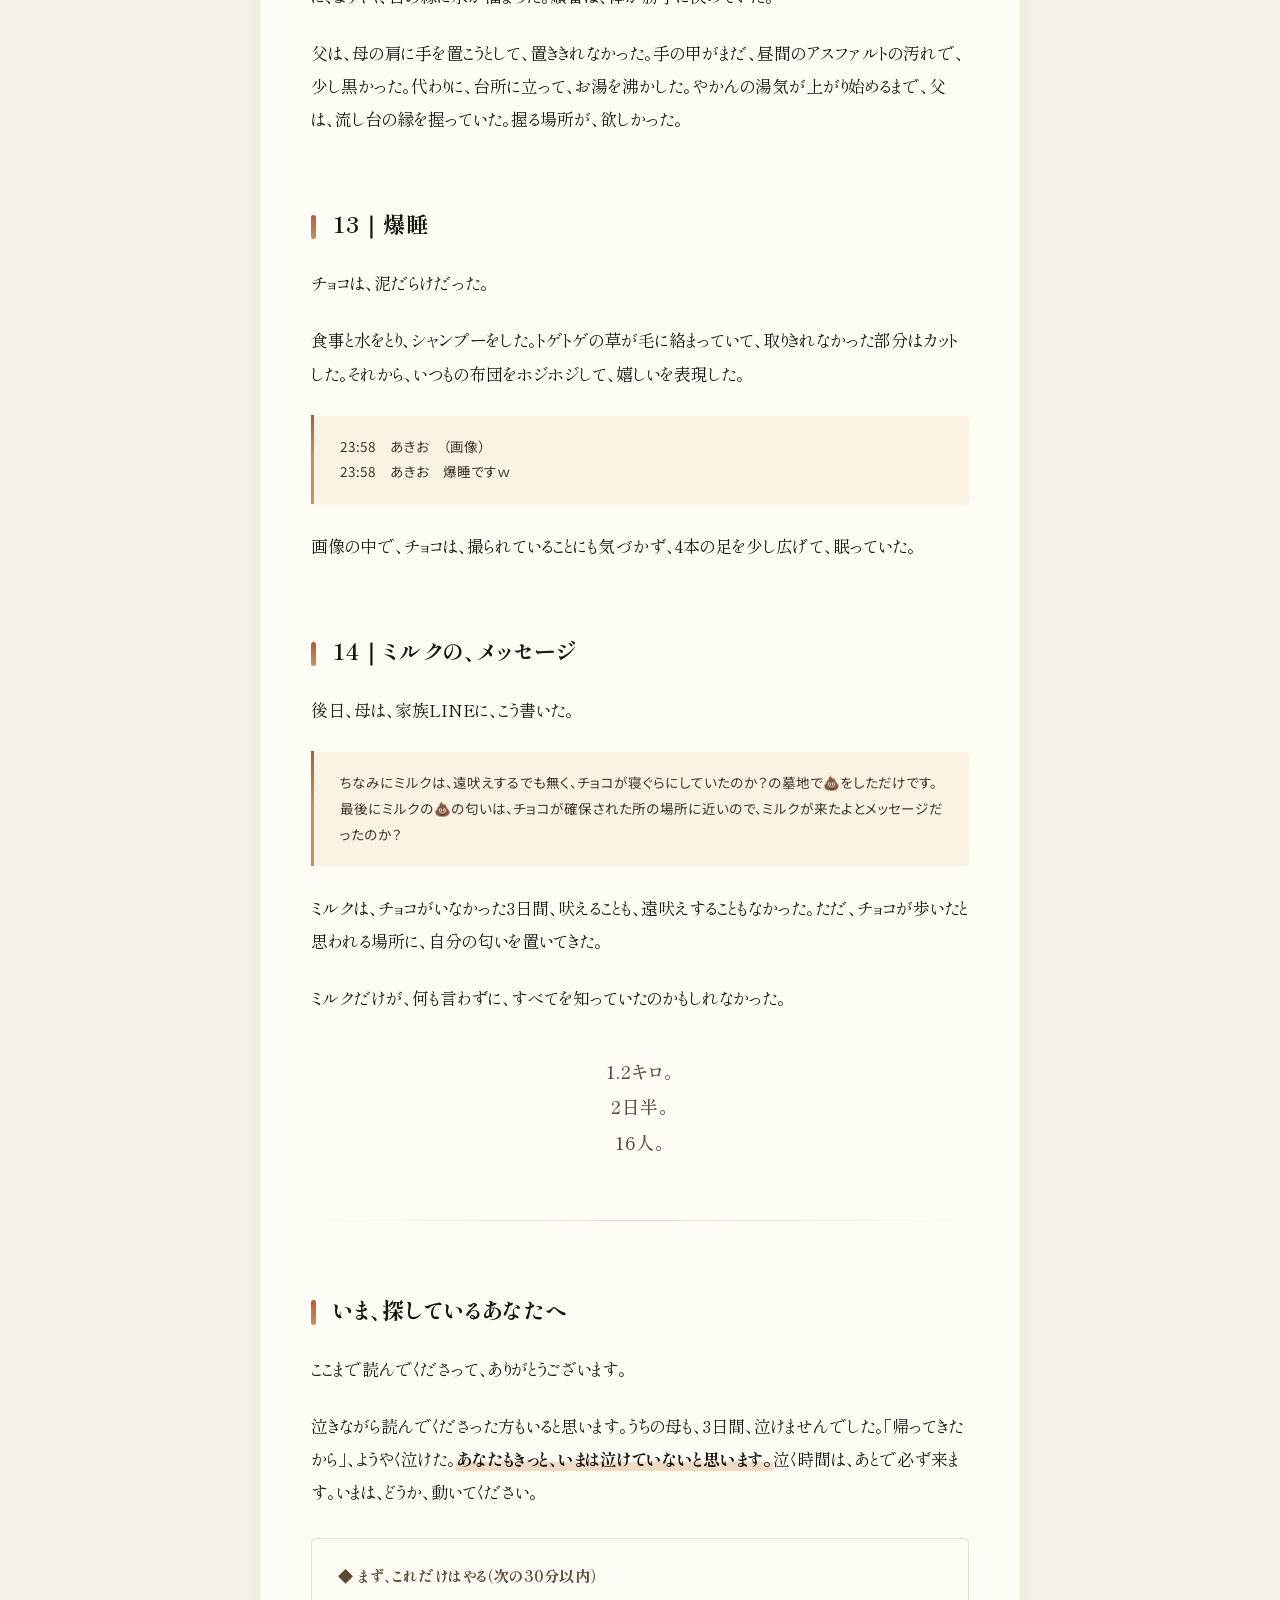
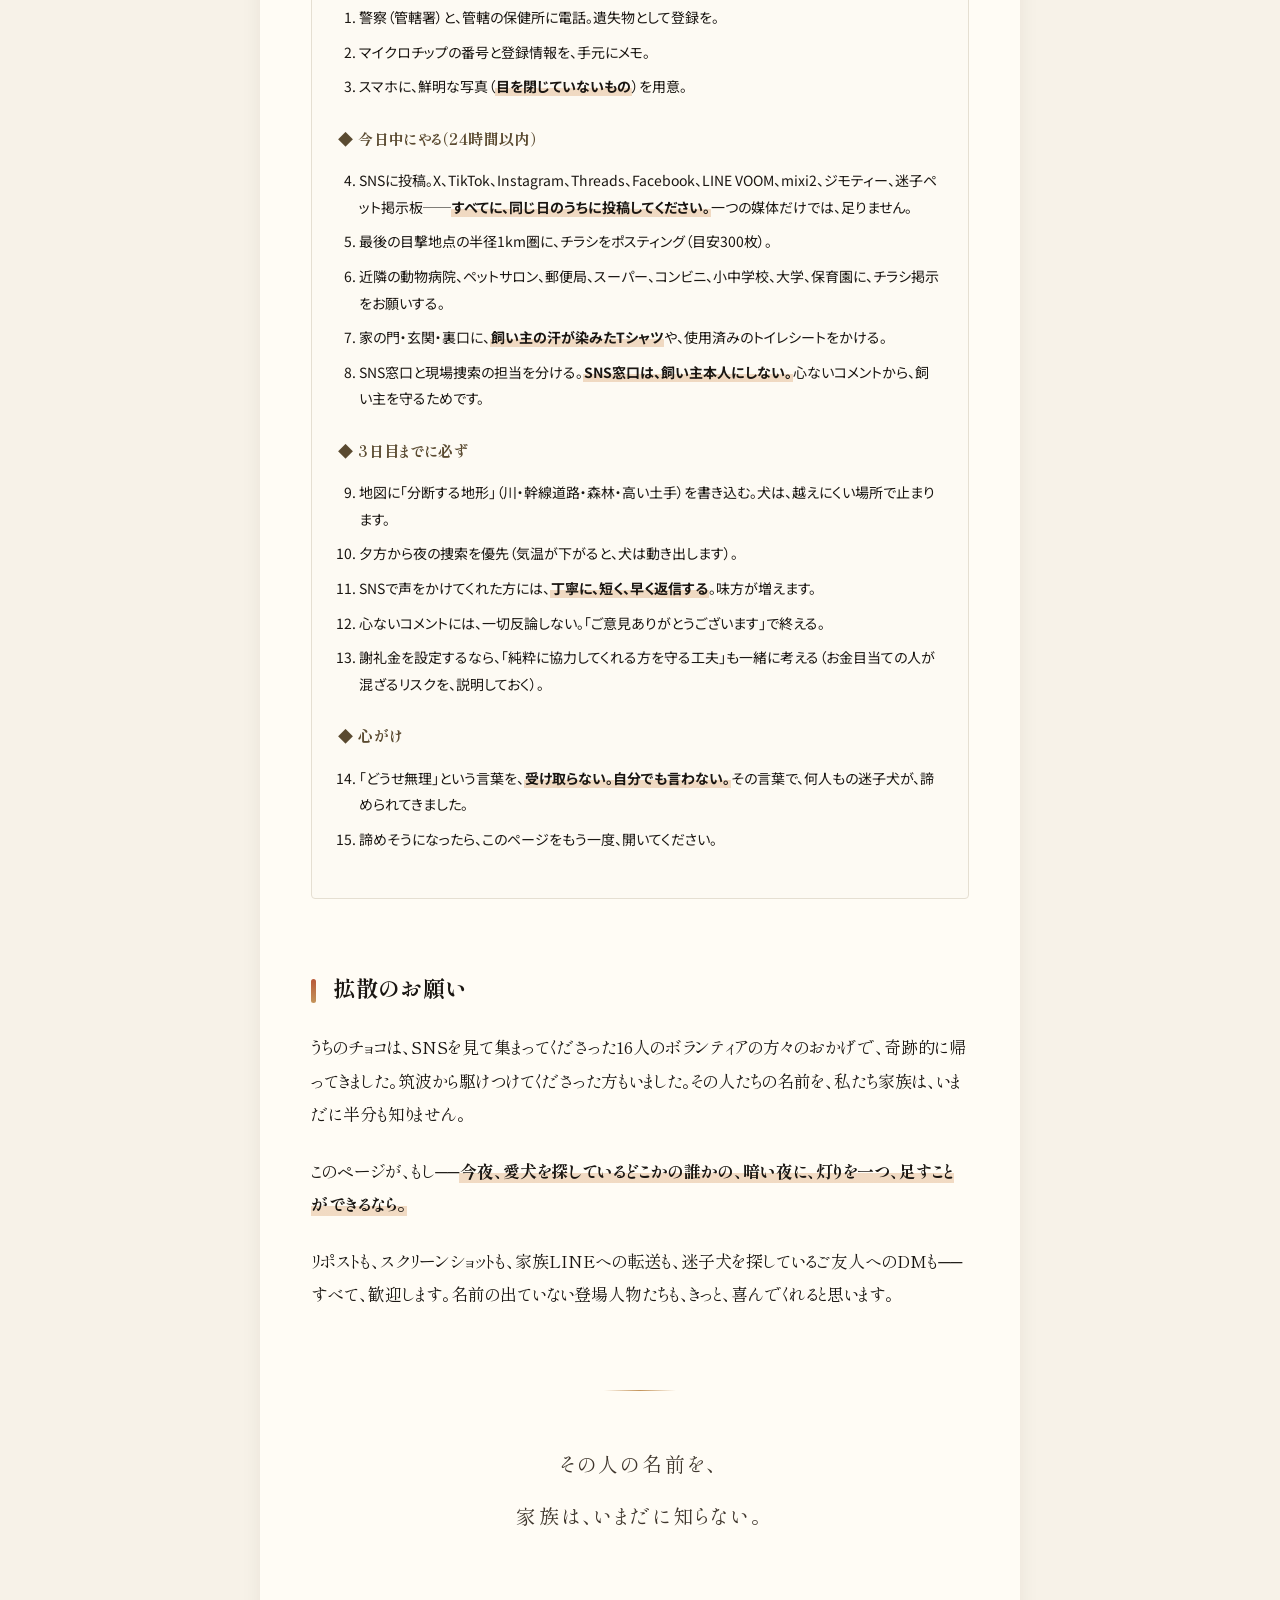
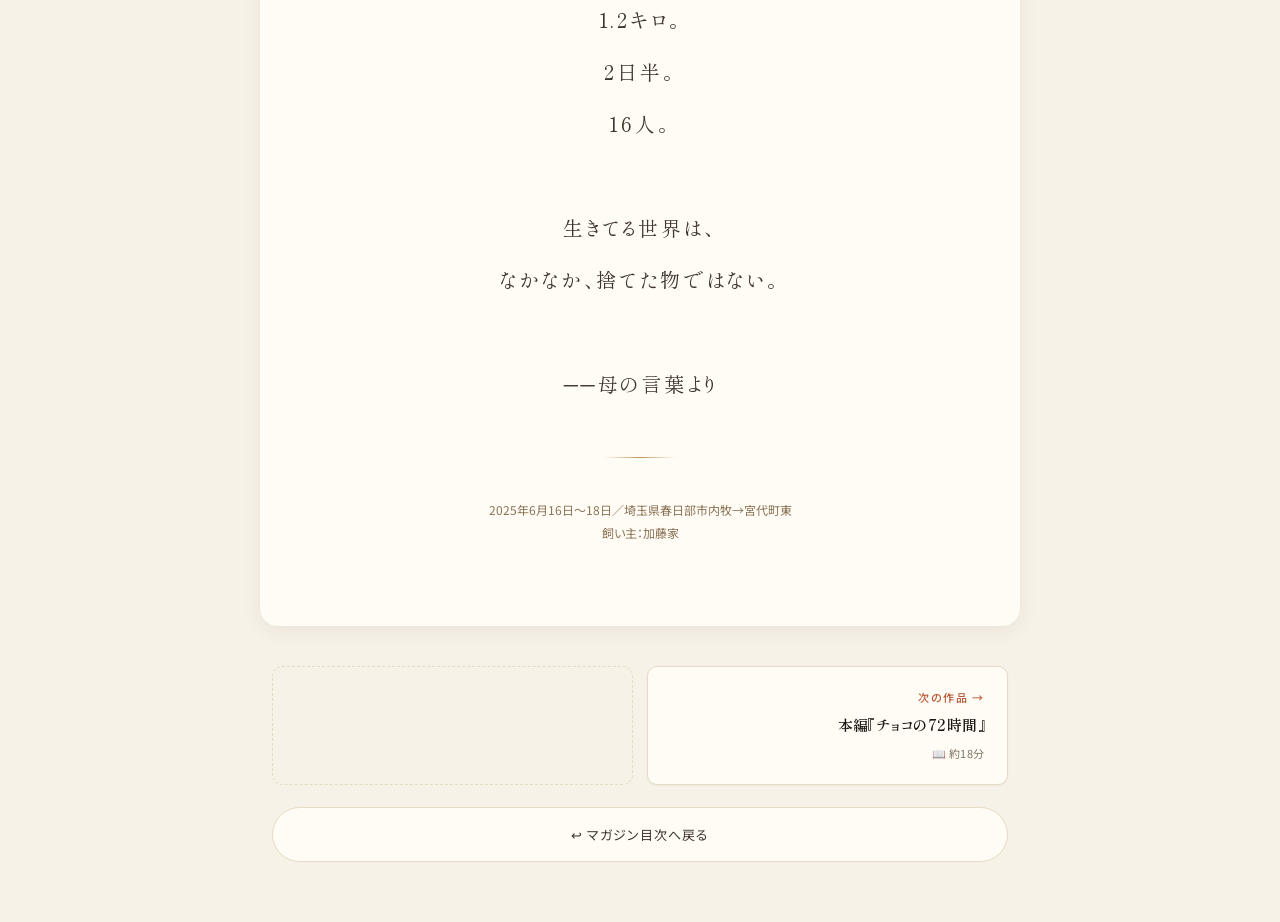
<file: note.html>
<!DOCTYPE html>
<html lang="ja">
<head>
<meta charset="UTF-8">
<meta name="viewport" content="width=device-width, initial-scale=1">
<meta name="robots" content="noindex, nofollow">
<title>まだ、諦めないで。──チョコを探した72時間</title>
<link rel="stylesheet" href="style.css">
<style>
  .lead-hook {
    background: #2b2b2b; color: #fffdf9; padding: 28px 24px;
    margin: 0 -50px 40px; text-align: center;
    font-family: "Noto Sans JP", sans-serif;
  }
  .lead-hook p { margin: 0 0 12px; font-size: 15px; line-height: 1.9; color: #fffdf9; }
  .lead-hook strong { color: #f4d58d; font-size: 17px; }
  .you-box {
    background: #fff6e0; border: 1px dashed #c4a77d; padding: 14px 18px;
    margin: 20px 0; font-family: "Noto Sans JP", sans-serif; font-size: 13.5px;
    line-height: 1.75; color: #5a4a30; border-radius: 3px;
  }
  .you-box::before {
    content: "▶ 今、探しているあなたへ"; display: block;
    font-weight: 700; font-size: 12px; letter-spacing: 0.1em;
    color: #8b5a2b; margin-bottom: 6px;
  }
  .action-block { background: #fdfaf3; border: 1px solid #e5dfd2; padding: 22px 26px; margin: 30px 0; border-radius: 4px; }
  .action-block h3 { margin-top: 20px; font-size: 15px; color: #5a4a30; }
  .action-block h3:first-child { margin-top: 0; }
  .action-block ol { font-family: "Noto Sans JP", sans-serif; font-size: 14px; line-height: 1.9; }
  .refrain {
    text-align: center; margin: 40px 0; font-size: 18px; color: #5a4a30;
    font-weight: 500; letter-spacing: 0.05em;
  }
  @media (max-width: 600px) {
    .lead-hook { margin: 0 -22px 30px; padding: 22px 18px; }
  }
  @media print { .lead-hook { background: #fff; color: #000; } .lead-hook strong { color: #000; } }
</style>
</head>
<body>

<div class="progress-bar"></div>

<header class="site-header">
  <div class="tag">NOTE 公開用 ｜ 迷子犬を探している方へ</div>
  <a href="index.html">← マガジン目次へ</a>
</header>

<div class="container">

  <h1>まだ、諦めないで。</h1>
  <p class="subtitle">
    ──チョコを探した72時間、16人の見知らぬ人々が起こしてくれた奇跡の記録<br>
    迷子犬の捜索に、今この瞬間、全力で立ち向かっているあなたへ。
  </p>

  <div class="lead-hook">
    <p>あなたのワンコは、まだ見つかっていない。</p>
    <p>このページに、検索窓から震える指でたどり着いた、あなたへ。</p>
    <p><strong>どうか、諦めないでください。</strong></p>
    <p>私たちの犬は、3日間のあいだに、何度も最悪の事態を覚悟しました。<br>
    それでも、2025年6月18日の夜22時25分、生きて帰ってきてくれました。</p>
    <p>これは、その72時間の、ありのままの記録です。<br>
    読み終わるより先に、どうか、動き出してください。<br>
    ──最後に、今日あなたにやってほしい15のことを、まとめています。</p>
  </div>

  <h2>1｜気づかないまま、過ぎた5時間</h2>
  <p>朝9時、母は庭に出た。ミルク（もう1匹のチワワ）が落ち着いて眠っていた。いつもなら、そばにチョコ（ロングコートチワワ、メス、6歳、3.5キロ）もいるはずだった。でも「さっき見た気がする」という感覚で、母は何度も自分を上書きしていった。倉庫のシャッター。植木の根元。倉庫の裏。水溜まり。探す範囲は広がっていったが、胸の動悸を、母は認めなかった。</p>
  <p>チョコが外に出るはずがない。<strong>門は閉まっていた。</strong></p>
  <p>5時間が過ぎて、ようやく母は、自分の手がLINEに何かを打ち始めていることに気づいた。</p>
  <blockquote><p>14:09　ちさこ　チョコが居なくならはました。</p></blockquote>
  <p>「ならはました」。誤字に気づかないまま、母は送信ボタンを押した。</p>

  <div class="you-box">
    「門は閉まっている」は、理由になりません。小型犬は、思っているよりずっと小さな隙間を通り抜けます。「家の中にいるはず」と思い込んでいる時間が、犬をいちばん遠くへ運んでしまいます。<strong>いますぐ、家の外を探してください。</strong>同時に、警察、管轄の保健所、最寄りの動物病院へ電話を入れてください。
  </div>

  <h2>2｜ええええ</h2>
  <p>妊娠中だった長女のみおの画面に、通知が入った。親指が、止まった。お腹の子が、30分に一度くらい、ぽこっと何かを蹴る。その話を、母としたかった日だった。今日は、その話ができる日では、なくなった。</p>
  <p>みおは、自分が冷静に見えるように言葉を選んでいることに、自分で気づいた。「春日部市民が集まるLINEオープンチャット」に、投稿を書き始めた。黒のロングコートチワワ、メス、6歳。打ち終わって、両手を下ろし、一度だけ、お腹をさすった。「大丈夫だよ」と、子に言ったのか、自分に言ったのか、みおにも、わからなかった。</p>

  <h2>3｜渋谷の階段</h2>
  <p>長男のゆうとは、渋谷のオフィスビルの階段を駆け下りていた。エレベーターを待っている時間が惜しかった。</p>
  <p>中学のとき、学校に行けなかった時期があった。部屋にいた自分の横に、先代の柴犬だけが黙って座っていた。犬は、ゆうとを責めなかった。犬は、ゆうとに「どうせ無理」と言わなかった。</p>
  <p>電車の中で、ゆうとは母に短いメッセージを打った。</p>
  <blockquote><p>ゆうと『なんで外を探さないんだ。早く行かないと暗くなっちゃうじゃないか！』</p></blockquote>
  <p>語気が強すぎた。でも、訂正はしなかった。暗くなる前に、着かなくてはならなかった。母を責めているのではない。自分にそう言い聞かせるための、送信ボタンだった。</p>

  <div class="you-box">
    強い言葉を家族LINEに送ってしまっても、訂正しなくて大丈夫です。みんな、冷静ではいられません。<strong>責めているのではない</strong>という気持ちは、あとで必ず伝わります。いま、走っている家族を、止めないでください。
  </div>

  <h2>4｜動けない、まい</h2>
  <p>次女のまいも、妊娠中で、自宅から動けなかった。</p>
  <p>動物病院のリストを作り、片っ端から電話をかけた。声が事務的になっていくたびに、受話器を強く握った。最初は「すみません、お忙しいところ」から始めていた声が、5件目を過ぎるころには「迷子犬を探しています」と、単刀直入に切り出せるようになっていた。その変化を、自分の耳で聞きながら、まいは、少しだけ自分が嫌になった。</p>
  <blockquote><p>08:15　まい　手伝えなくてごめんね</p></blockquote>
  <p>その一行を、その日、誰も拾わなかった。誰も悪くなかった。みんな、走っていた。</p>
  <p>共栄大学総務課の飯村さんという方だけが、「目撃情報があったら連絡します」と言ってくれた。会ったこともない人の名前をメモに書くときの、指の力を、まいは忘れなかった。</p>

  <h2>5｜門に、Tシャツを</h2>
  <p>日が暮れて、母は門のところに、自分の着古したTシャツを結んだ。</p>
  <p>犬は匂いで戻ってくるかもしれない、とみおがLINEに書いていた。春日部の家に、トイレシートはない。代わりになるものは、自分の皮膚の匂いしか、なかった。</p>
  <p>選んだTシャツは、首元が少し伸びていた。祖父の介護の合間に、台所で着ていた部屋着だった。襟の内側に、自分の汗の匂いが沈んでいるはずだった。その匂いを、チョコが覚えているかどうか、母にはわからなかった。チョコは、自分にはまだ、鼻を舐める以上には、心を開いてくれていなかった。</p>
  <p>結び目を、3回作り直した。1回目は緩すぎた。2回目はきつすぎた。3回目で、ようやく、風に揺れる程度の強さになった。</p>

  <div class="you-box">
    いますぐ、玄関・門・裏口に、<strong>飼い主の汗が染みた服</strong>をかけてください。トイレシートがあるご家庭なら、使用済みのものを玄関先に置いてください。犬は匂いの地図で、家を思い出します。
  </div>

  <h2>6｜日の出前の森</h2>
  <p>2日目、日の出は4時24分。気温は、早朝から24度。</p>
  <p>父、あこ（三女）、ゆうとの3人で、最後の目撃地点の森を分担した。Googleマップで、それぞれの現在地を共有した。点が3つ、森を囲むように動いていった。</p>
  <blockquote>
    <p>04:43　あこ　一周し終わったけど<br>
    04:49　あきお　森の南半分を回ったが見当たらない<br>
    05:19　あきお　森の東側に入って探したが見当たらない</p>
  </blockquote>
  <p>「見当たらない」を、父はその朝、3度打った。3度目を打ったとき、父はやっと、自分が悲しいのだと認めた。</p>

  <h2>7｜プリンターの前で</h2>
  <blockquote>
    <p>06:28　ちさこ　プリントが上手く出来ない。誰か変わって。<br>
    06:28　ちさこ　代わって<br>
    06:28　ちさこ　お腹痛いのは、水を飲んでなかったからか。</p>
  </blockquote>
  <p>三行、立て続けに打った。セブンイレブンのマルチコピー機の前だった。A4の設定がうまくいかなかった。後ろに並ぶ人の視線を、母は感じていた。朝から水を飲んでいなかった。自分の不注意で、チョコがいなくなったのだと思っていた。</p>
  <p>父が駆けつけた。</p>
  <blockquote><p>06:38　あきお　やっとセブンが煮えてきた</p></blockquote>
  <p>「煮えてきた」。父の誤字を、母は笑わなかった。でも、ほっとした。</p>

  <div class="you-box">
    水を、飲んでください。ご飯を、食べてください。これは、お願いです。<strong>あなたが倒れたら、3日間、誰も探せなくなります。</strong>おにぎり1個でかまいません。
  </div>

  <h2>8｜諦めの、会話</h2>
  <p>2日目の夜。捜索範囲を広げても、目撃情報は出てこなかった。</p>
  <blockquote>
    <p>19:26　あきお　我々でできる最大限のことをやったと思います。あとは連絡を待つのみです。</p>
  </blockquote>
  <p>父が打った。ゆうとは、納得しなかった。</p>
  <p>「もしこれが孫だったら、同じ決断をするのか？」</p>
  <p>ゆうとは父に、そう言った。父は答えた。</p>
  <p>「もしこれが人だったら、警察や自衛隊が100人態勢で動き出す。法律的に、犬は『物』なので、公的な機関が動くことはない」</p>
  <p>ゆうとは、何か言いかけて、飲み込んだ。父は、ゆうととあこを、半ば無理やり東京へ帰らせた。若い2人を、これ以上巻き込みたくなかった。父自身も、巻き込みたくないと思う自分を、臆病だと感じていた。</p>
  <p>──この日、諦めなかった人が、家に1人、残っていた。SNSの窓口を引き受けていた、妊娠中の長女・みおだった。</p>

  <h2>9｜絶望と、覚悟</h2>
  <p>3日目の昼過ぎ。</p>
  <p>SNSに、1件の目撃情報が流れた。<strong>「保育園の近くの道路で、黒い動物が車に撥ねられていたかもしれません。運転中、前の車が、黒いものをよけながら走っていました」</strong>──その一文を、父は、車のハンドルに両手を置いたまま、何度も読み返した。画面の文字が、形を失って、ただの黒い点の集まりに見えた。</p>
  <p>父はまず、ホームセンターに寄った。</p>
  <p>スコップを1本、買った。レジで受け取ったレシートを、無意識に、握りつぶしていた。段ボールを1枚、もらった。段ボールは、箱に組み立てず、平らなまま助手席の足元に置いた。スコップは、後部座席の床に、刃を下にして寝かせた。値札は、まだ付いたままだった。</p>
  <p>それが、父がこの日、自分のためにした唯一の準備だった。</p>
  <p>「覚悟」という言葉は、父の頭の中には浮かばなかった。ただ、段ボールを、箱にしないで持って行った。箱にしてしまったら、その形に合わせて、何かを入れなくてはならないような気がした。平らなまま車に乗せておけば、まだ、入れなくて済む。そういう考え方を、自分はしているのだと、父は運転しながら気づいた。気づいて、しばらく、声に出さずに、笑った。笑うしかなかった。</p>
  <p>現場に着いた。</p>
  <p>保育園の門の前で、先生らしい女性に声をかけた。朝から、動物のことで何か耳にしていないかと尋ねた。「聞いていません」。並びの店に、1軒ずつ入った。花屋、コンビニ、整骨院。それぞれのカウンターで、父は同じ質問を繰り返した。黒い、チワワの、交通事故のような──「いえ、何も」と、誰もが首を振った。</p>
  <p>道路脇で、釣り竿を垂らしている男性がいた。父は、男性のバケツを見ないようにしながら、近づいた。男性は、竿を置かずに、ちらっと父を見て、「知らないね」と言った。それ以上は、何も言わなかった。</p>
  <p>歩道を、ベビーカーを押した若い母親が通りかかった。父は、声をかけるのをためらった。ためらったあと、声をかけた。若い母親は、少し驚いた顔をしたあと、眉を寄せ、真剣に首をかしげて、「今日は、そういうものは、通らなかったと思います」と答えてくれた。</p>
  <p>その真剣さが、父には、どういうわけか、刺さった。</p>
  <p>見知らぬ人が、自分のために、1秒、立ち止まってくれた。それだけのことが、その日の父には、重かった。</p>
  <p>車に戻り、みおとまいに電話を頼んだ。春日部警察、杉戸警察、近隣の保健所、動物病院──。<strong>保護情報なし。持ち込みもなし。事故に関する届け出も、1件もなし。</strong></p>
  <p>それでも、父は、納得できなかった。</p>
  <p>もしかしたら、まだ誰も連絡していないだけかもしれない。もしかしたら、誰かが、無造作に茂みへ寄せただけかもしれない。もしかしたら──父は、自分のなかの「もしかしたら」を、全部、つぶしにいくことに決めた。</p>
  <p>車を道路脇に止めて、父は歩き出した。</p>
  <p>アスファルトを、1メートルずつ、目で撫でていった。タイヤの筋。小さな凹み。路面の色がわずかに変わっている箇所。黒い染みが、アスファルトの継ぎ目なのか、別のものなのか、しゃがんで確認した。しゃがむたびに、膝が、乾いた音を立てた。</p>
  <p>100メートル。200メートル。真夏の陽が、アスファルトから立ち上っていた。首の後ろが、焼けていた。汗が、目に入った。汗を手の甲でぬぐった。ぬぐった手の甲が、黒く汚れているのを見て、一瞬、それが何の黒さなのかを考えた。ただのアスファルトの汚れだった。</p>
  <p>300メートル。400メートル。ガードレールの支柱の根元、側溝の蓋の隙間、雑草が伸びた縁石の裏。屈んで、のぞき込んで、また立ち上がって、次の1メートルに進んだ。何度も、振り返って、同じ場所をもう一度、見た。見落としている、という気持ちが消えなかった。</p>
  <p>500メートル。</p>
  <p>見つからなかった。</p>
  <p>痕跡は、見つからなかった。</p>
  <p>父は、道路脇の茂みに、ふと目を向けた。草の影に、何か、黒いものが転がっていた。心臓が、跳ねた。</p>
  <p>しゃがんで、草を、両手でかき分けた。</p>
  <p><strong>──黒い、カップ麺の、プラスチック容器の、破片だった。</strong></p>
  <p>父は、その破片を、しばらく握っていた。手のひらの中で、驚くほど軽かった。形は、潰れていた。縁のあたりに、誰かが食べ残したスープの、油の汚れがついていた。</p>
  <p>SNSの投稿を、もう一度、開いた。「運転中、前の車が、黒いものをよけて走っていった」。</p>
  <p>前の車が、これを、よけた。</p>
  <p>この、カップ麺の破片を。</p>
  <p>それを、後ろの車の人が、轢かれた動物だと、見間違えた。</p>
  <p>父は、アスファルトの上に、しゃがんだまま、一気に、力が抜けた。</p>
  <p>立ち上がれなかった。</p>
  <p>感情というものが、一度、空になって、新しい何かで満たされ直すのを、父は、ただ待っていた。夏の午後の陽が、首筋を容赦なく焼いた。その熱だけが、確かに感じられるものだった。</p>
  <p>それでも、父は納得しきれなかった。破片を茂みに戻して、父は、もう一度、500メートルを歩き直した。違う角度から。反対側の歩道から。合わせて、現場には、3時間近くいた。手がかりは、最後まで、見つからなかった。</p>
  <p>帰りに、コンビニでアクエリアスを買おうとした。財布を開けようとして、指先が震えていることに気づいた。小銭が、床に落ちた。</p>
  <p>車に戻ったとき、運転席に座ったまま、父は、助手席の段ボールを、しばらく見ていた。スコップは、後部座席の床で、一度も使われないまま、砂ぼこりをかぶっていた。</p>
  <p>捨てる気にも、組み立てる気にも、ならなかった。家まで、そのまま運んだ。</p>
  <p>LINEには、一行だけ、打った。</p>
  <blockquote>
    <p>17:14　あきお　寿命が5年縮まりました。<br>
    17:15　みお　本当だよ</p>
  </blockquote>
  <p>「本当だよ」の4文字を、父は、その日、何度も読み返した。</p>
  <p>スコップと段ボールのことは、家族の誰にも話さなかった。話せるようになるまで、1年以上かかった。</p>

  <div class="you-box">
    交通事故の目撃情報が入っても、<strong>自分の目で確認するまで、諦めないでください。</strong>警察・保健所・動物病院への届け出がゼロなら、9割は誤った情報です。SNSの投稿は、善意であっても、解像度が低いことがあります。
  </div>

  <div class="refrain">生きてる世界は、なかなか、捨てた物ではない。</div>

  <h2>10｜夕方からの、電話</h2>
  <p>3日目の夕方、気温が下がり始めたころから、電話が鳴り続けた。</p>
  <p>隼人堀川の南側の土手。半縄橋を北へ。五社神社の墓地。宮代町東グラウンドの南にある採石場。西光院の縁の下。<strong>地名が、次々に増えていった。</strong></p>
  <p>チワワを介護しているというボランティアの女性が、1人、父と母の横を走ってくれていた。励ましてくれた。その方が、最後に墓地でチョコを見つけた。一緒に追いかけたが、すぐに暗くなった。いったん、車で帰ろうとした。そのとき、採石場で目撃したと電話が入った。戻った。別のボランティアが、懐中電灯を持って、すでに探してくれていた。筑波から駆けつけた方もいた。</p>
  <blockquote>
    <p>22:05　あきお　目撃情報が多数で戻るに戻れない。。。イタチごっこが始まっている。確かなことは元気だということだ。</p>
  </blockquote>

  <h2>11｜22時25分</h2>
  <p>22時を過ぎた。父と母は、翌朝4時からの再捜索に備えるため、車に乗った。エンジンをかけた。父の左手は、ハンドルの下側に、力なく置かれていた。昼間の、カップ麺の破片を握った感触が、まだ、手のひらに残っていた。</p>
  <p>そのとき、電話が鳴った。</p>
  <p>「捕獲しました」</p>
  <p>父は、受話器に向かって「やったー」と声を上げた。自分でも、3日間で初めて出した、自分らしい声だと思った。助手席の母は、声を出さなかった。両手を、膝の上で、強く握りしめていた。握りすぎた指の節が、白くなっていた。</p>
  <p>宮代町東のエネオス。現場に着くと、<strong>16人のボランティアの方々が待っていてくれた。</strong>父と母は、深く頭を下げた。</p>
  <p>足の速い30代の男性が、走って追いかけてくれた。それを支えるように、ジープが先回りして、ガソリンスタンドで男性がチョコを抱きかかえてくれた。</p>
  <p>その人たちの名前を、家族はまだ、知らなかった。</p>
  <p>名前を知らないのに、頭を下げて、お礼を言って、それで、十分だった。ガソリンスタンドの蛍光灯の下で、16人と家族と、チョコと、全員の顔が、少しだけ白く照らされていた。誰かが、笑った。誰かが、泣いていた。<strong>どちらも、同じ種類の顔だった。</strong></p>

  <h2>12｜帰ってきたから、泣いた</h2>
  <p>家に戻ってから、母は、ぽつりと言った。</p>
  <p>「なんで今年は、こんなに自分の大切な人がいなくなるんだろう」</p>
  <p>祖父の介護、親戚の不幸、そしてチョコ。帰ってきてから、母はようやく、泣いた。</p>
  <p><strong>「帰ってきたから泣く」という順番を、母は自分で選んだわけではなかった。</strong>泣く準備が、3日かかって、ようやく整ったのだった。涙が出てくる前に、まず、肩が震えた。次に、息が短くなった。その次に、ようやく、目の縁に水が溜まった。順番は、体が勝手に決めていた。</p>
  <p>父は、母の肩に手を置こうとして、置ききれなかった。手の甲がまだ、昼間のアスファルトの汚れで、少し黒かった。代わりに、台所に立って、お湯を沸かした。やかんの湯気が上がり始めるまで、父は、流し台の縁を握っていた。握る場所が、欲しかった。</p>

  <h2>13｜爆睡</h2>
  <p>チョコは、泥だらけだった。</p>
  <p>食事と水をとり、シャンプーをした。トゲトゲの草が毛に絡まっていて、取りきれなかった部分はカットした。それから、いつもの布団をホジホジして、嬉しいを表現した。</p>
  <blockquote>
    <p>23:58　あきお　（画像）<br>
    23:58　あきお　爆睡ですｗ</p>
  </blockquote>
  <p>画像の中で、チョコは、撮られていることにも気づかず、4本の足を少し広げて、眠っていた。</p>

  <h2>14｜ミルクの、メッセージ</h2>
  <p>後日、母は、家族LINEに、こう書いた。</p>
  <blockquote>
    <p>ちなみにミルクは、遠吠えするでも無く、チョコが寝ぐらにしていたのか？の墓地で💩をしただけです。<br>
    最後にミルクの💩の匂いは、チョコが確保された所の場所に近いので、ミルクが来たよとメッセージだったのか？</p>
  </blockquote>
  <p>ミルクは、チョコがいなかった3日間、吠えることも、遠吠えすることもなかった。ただ、チョコが歩いたと思われる場所に、自分の匂いを置いてきた。</p>
  <p>ミルクだけが、何も言わずに、すべてを知っていたのかもしれなかった。</p>

  <div class="refrain">1.2キロ。<br>2日半。<br>16人。</div>

  <hr>

  <h2>いま、探しているあなたへ</h2>
  <p>ここまで読んでくださって、ありがとうございます。</p>
  <p>泣きながら読んでくださった方もいると思います。うちの母も、3日間、泣けませんでした。「帰ってきたから」、ようやく泣けた。<strong>あなたもきっと、いまは泣けていないと思います。</strong>泣く時間は、あとで必ず来ます。いまは、どうか、動いてください。</p>

  <div class="action-block">
    <h3>◆ まず、これだけはやる（次の30分以内）</h3>
    <ol>
      <li>警察（管轄署）と、管轄の保健所に電話。遺失物として登録を。</li>
      <li>マイクロチップの番号と登録情報を、手元にメモ。</li>
      <li>スマホに、鮮明な写真（<strong>目を閉じていないもの</strong>）を用意。</li>
    </ol>

    <h3>◆ 今日中にやる（24時間以内）</h3>
    <ol start="4">
      <li>SNSに投稿。X、TikTok、Instagram、Threads、Facebook、LINE VOOM、mixi2、ジモティー、迷子ペット掲示板──<strong>すべてに、同じ日のうちに投稿してください。</strong>一つの媒体だけでは、足りません。</li>
      <li>最後の目撃地点の半径1km圏に、チラシをポスティング（目安300枚）。</li>
      <li>近隣の動物病院、ペットサロン、郵便局、スーパー、コンビニ、小中学校、大学、保育園に、チラシ掲示をお願いする。</li>
      <li>家の門・玄関・裏口に、<strong>飼い主の汗が染みたTシャツ</strong>や、使用済みのトイレシートをかける。</li>
      <li>SNS窓口と現場捜索の担当を分ける。<strong>SNS窓口は、飼い主本人にしない。</strong>心ないコメントから、飼い主を守るためです。</li>
    </ol>

    <h3>◆ 3日目までに必ず</h3>
    <ol start="9">
      <li>地図に「分断する地形」（川・幹線道路・森林・高い土手）を書き込む。犬は、越えにくい場所で止まります。</li>
      <li>夕方から夜の捜索を優先（気温が下がると、犬は動き出します）。</li>
      <li>SNSで声をかけてくれた方には、<strong>丁寧に、短く、早く返信する</strong>。味方が増えます。</li>
      <li>心ないコメントには、一切反論しない。「ご意見ありがとうございます」で終える。</li>
      <li>謝礼金を設定するなら、「純粋に協力してくれる方を守る工夫」も一緒に考える（お金目当ての人が混ざるリスクを、説明しておく）。</li>
    </ol>

    <h3>◆ 心がけ</h3>
    <ol start="14">
      <li>「どうせ無理」という言葉を、<strong>受け取らない。自分でも言わない。</strong>その言葉で、何人もの迷子犬が、諦められてきました。</li>
      <li>諦めそうになったら、このページをもう一度、開いてください。</li>
    </ol>
  </div>

  <h2>拡散のお願い</h2>
  <p>うちのチョコは、SNSを見て集まってくださった16人のボランティアの方々のおかげで、奇跡的に帰ってきました。筑波から駆けつけてくださった方もいました。その人たちの名前を、私たち家族は、いまだに半分も知りません。</p>
  <p>このページが、もし──<strong>今夜、愛犬を探しているどこかの誰かの、暗い夜に、灯りを一つ、足すことができるなら。</strong></p>
  <p>リポストも、スクリーンショットも、家族LINEへの転送も、迷子犬を探しているご友人へのDMも──すべて、歓迎します。名前の出ていない登場人物たちも、きっと、喜んでくれると思います。</p>

  <div class="final-lines">
    その人の名前を、<br>
    家族は、いまだに知らない。<br>
    <br>
    1.2キロ。<br>
    2日半。<br>
    16人。<br>
    <br>
    生きてる世界は、<br>
    なかなか、捨てた物ではない。<br>
    <br>
    ──母の言葉より
  </div>

  <p style="font-family:'Noto Sans JP',sans-serif; font-size:12px; color:#8b7355; text-align:center; margin-top: 40px;">
    2025年6月16日〜18日／埼玉県春日部市内牧→宮代町東<br>
    飼い主：加藤家
  </p>

</div>

<script src="nav.js"></script>

</body>
</html>
</file>
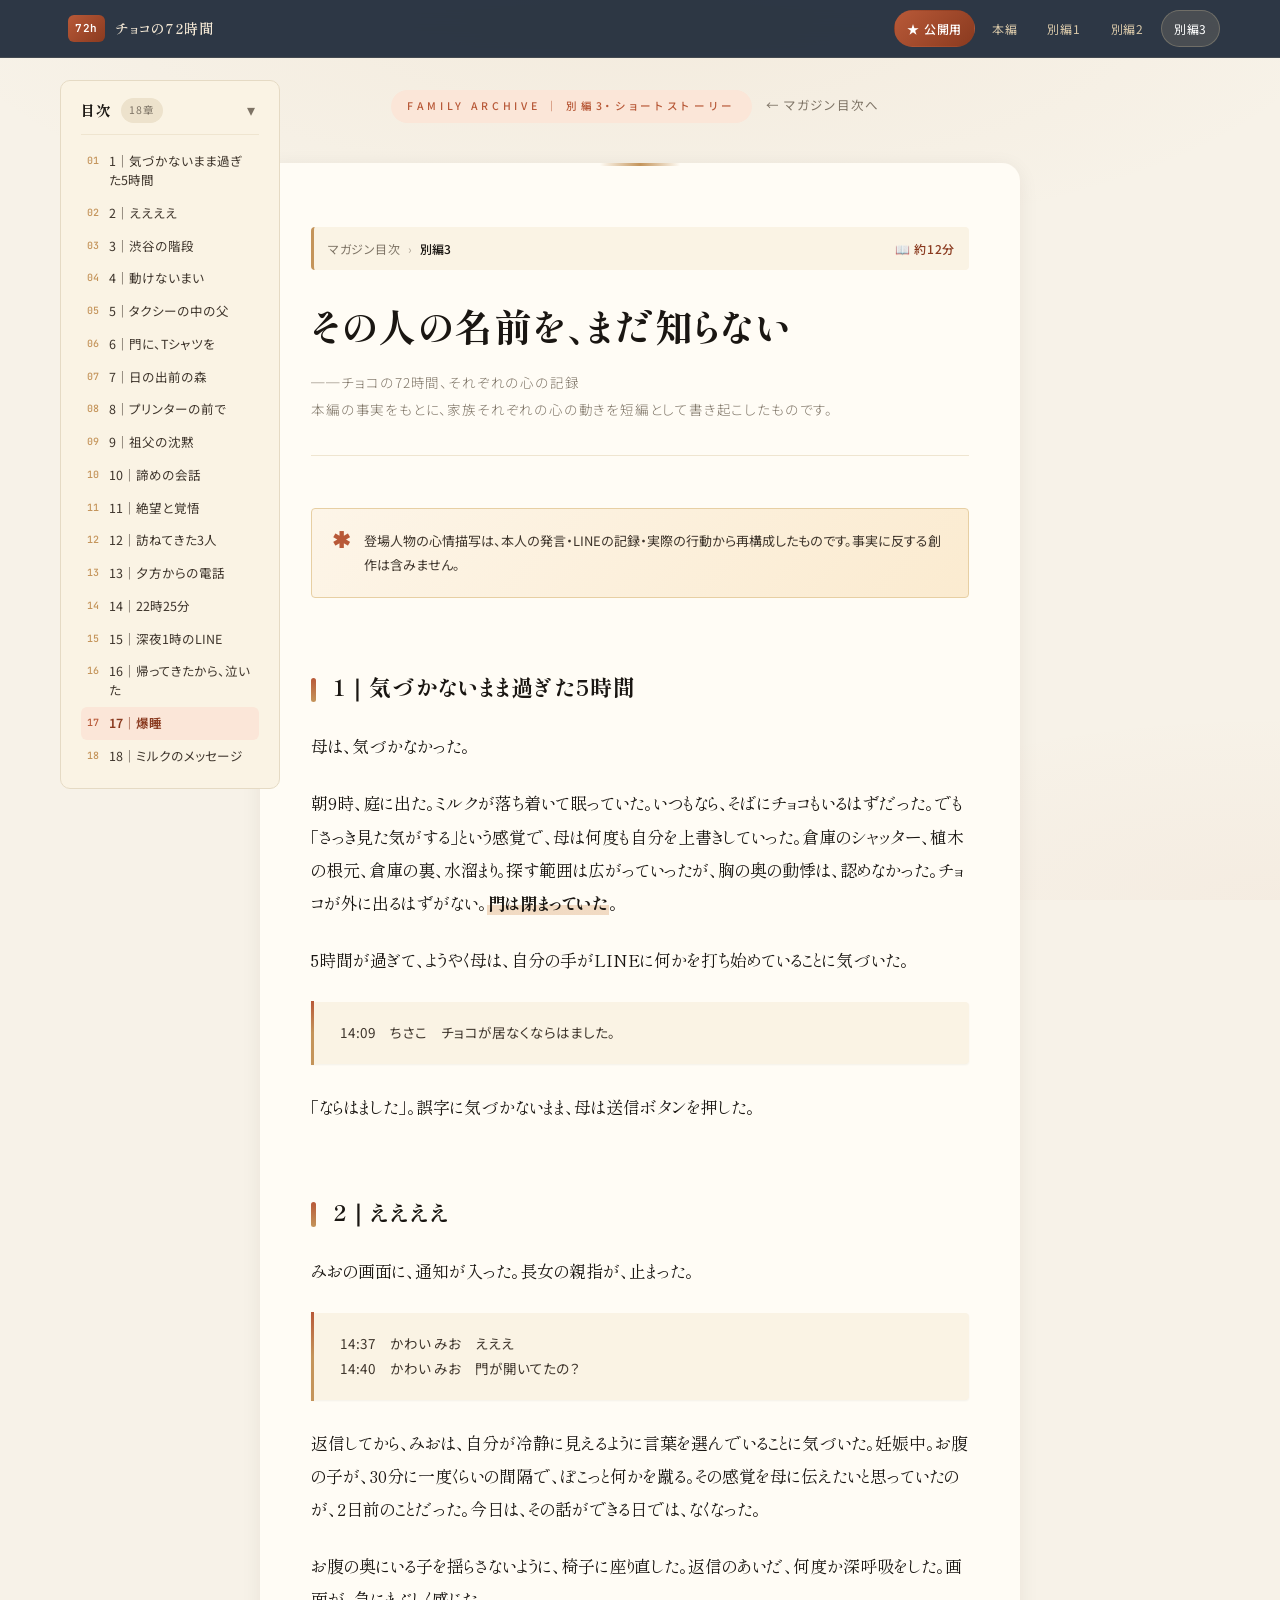
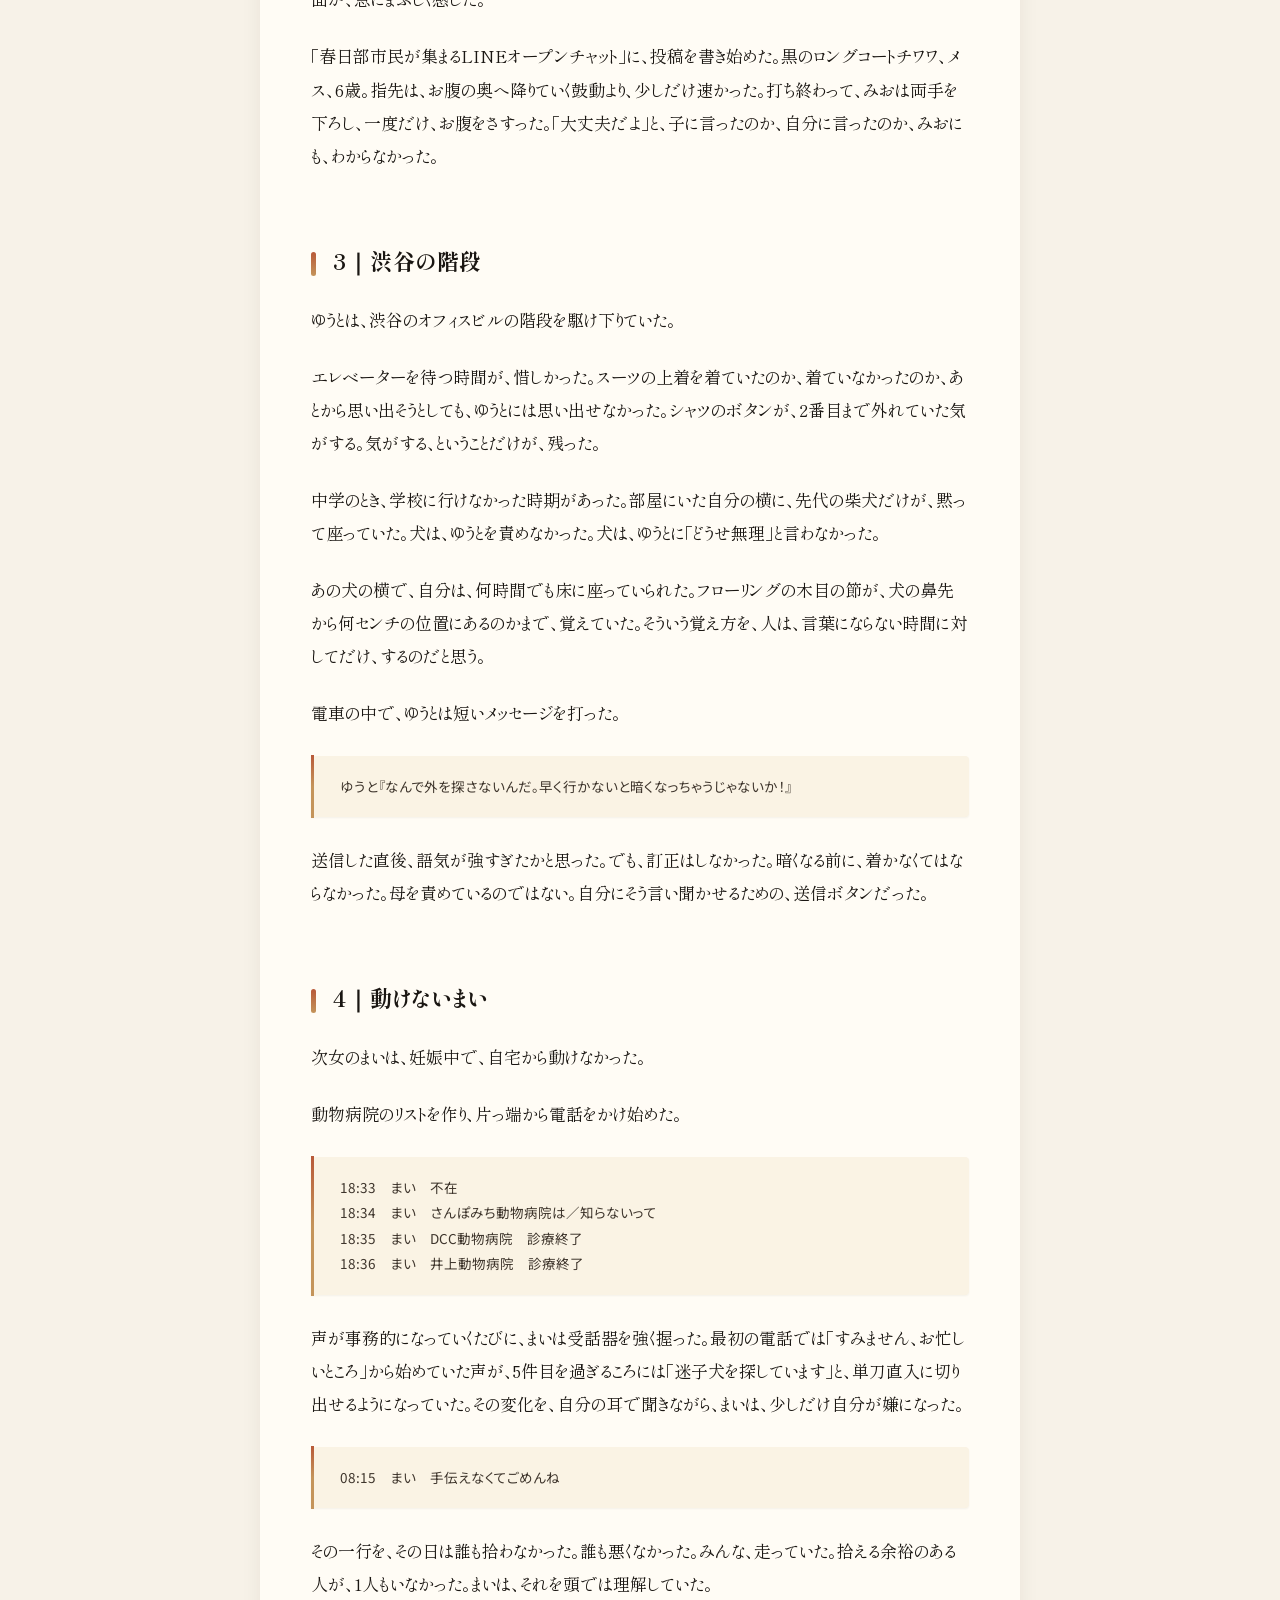
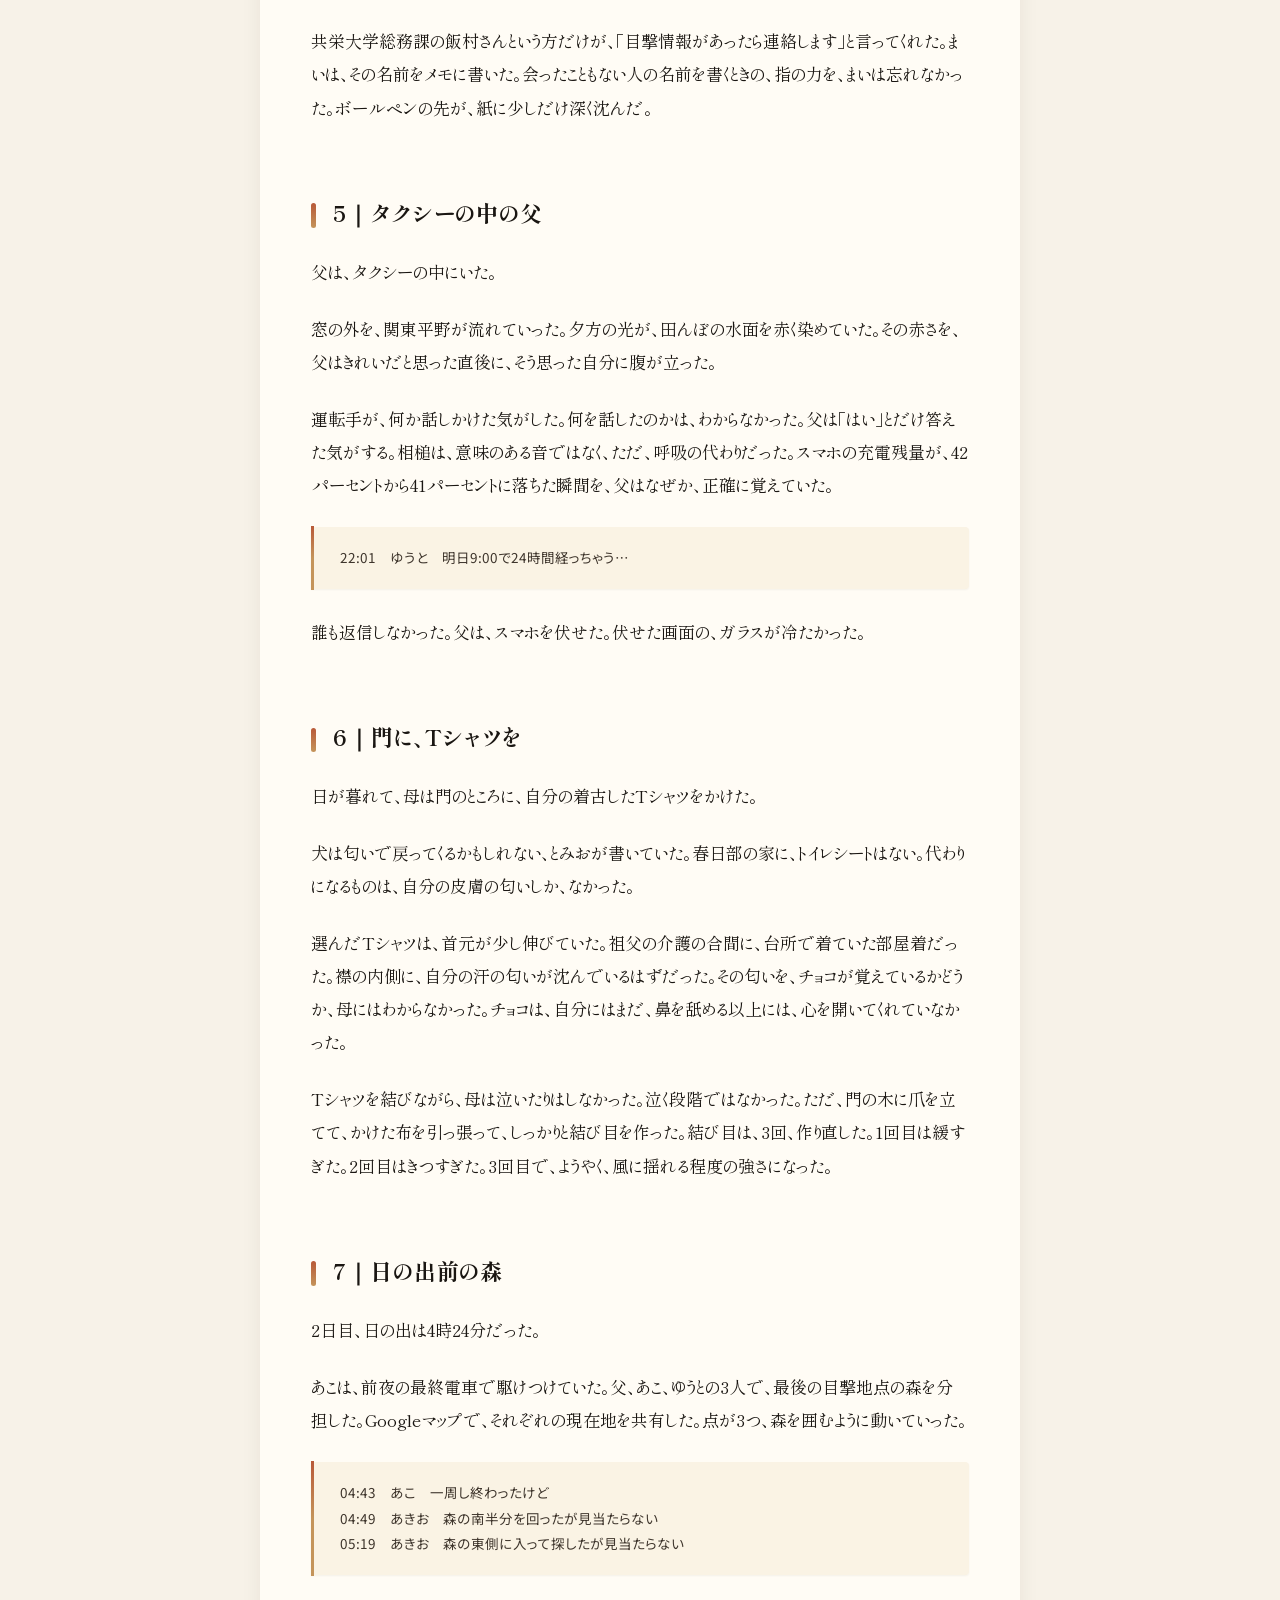
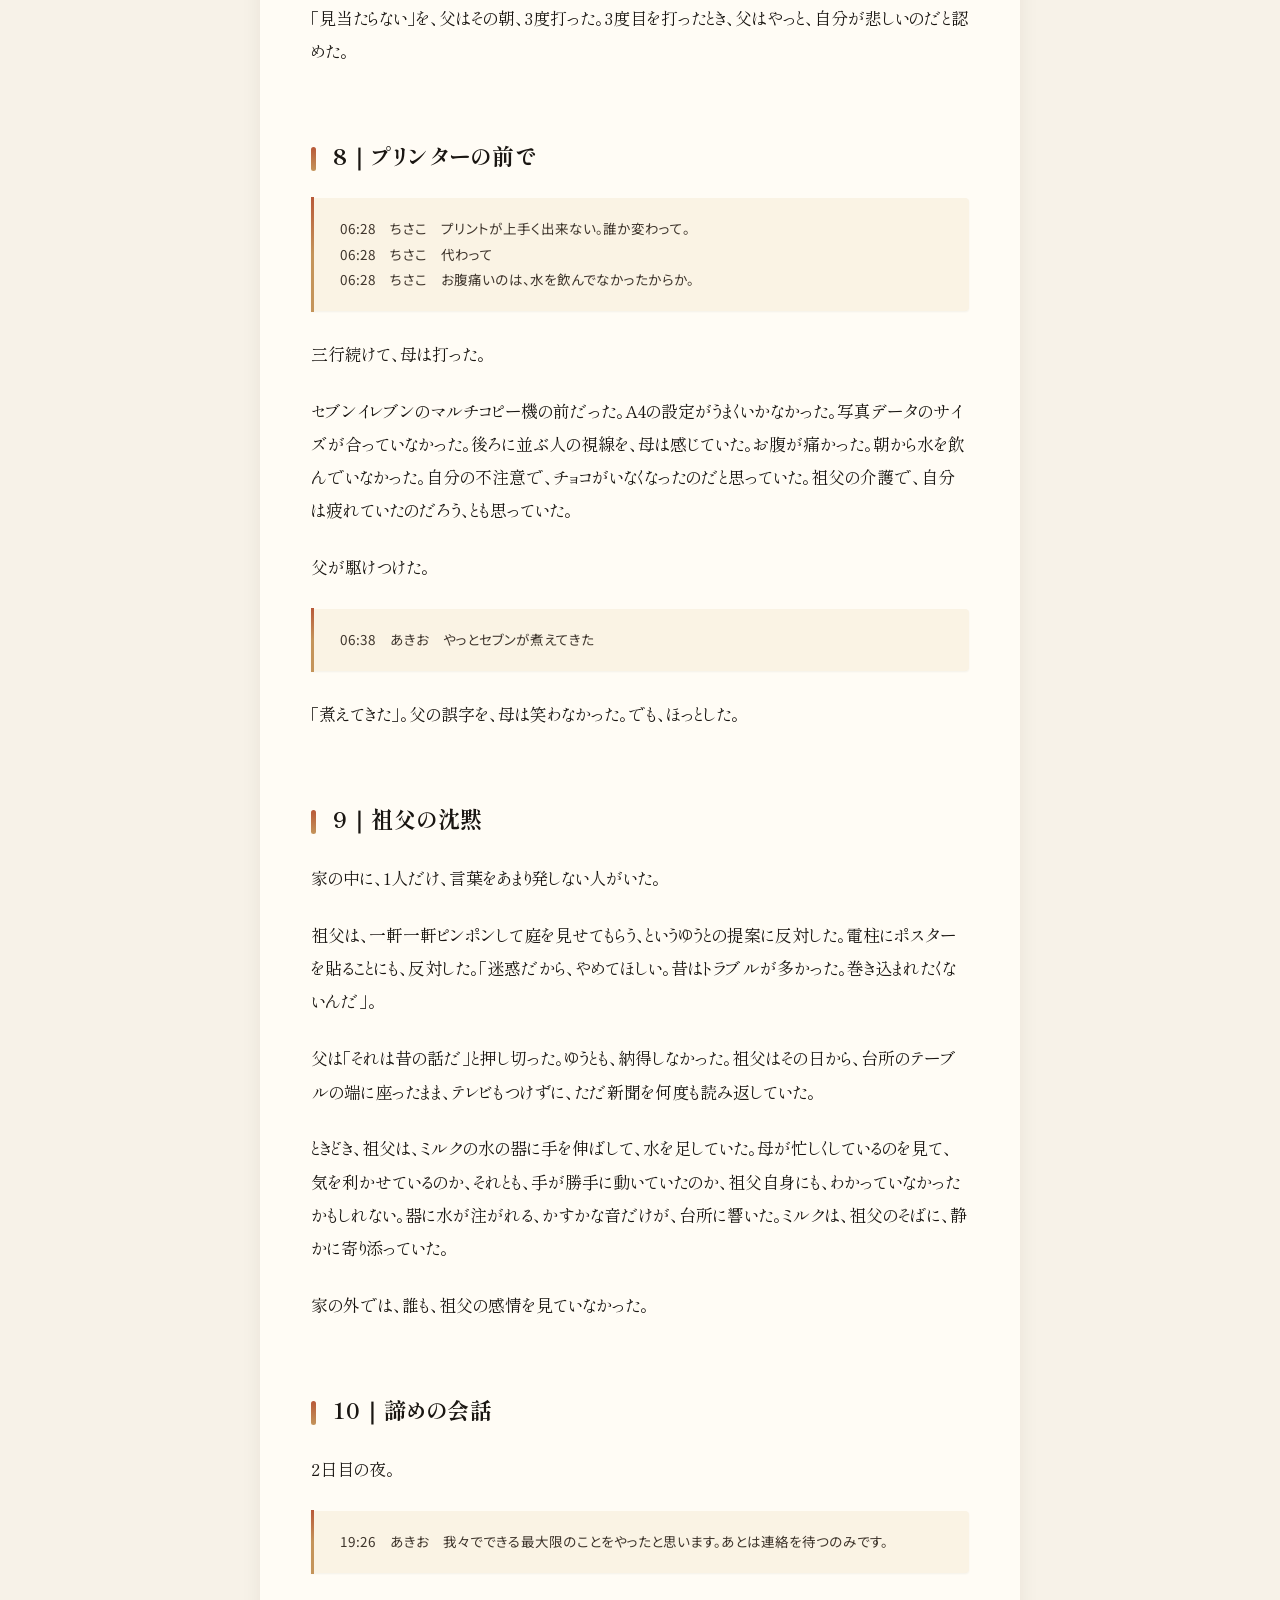
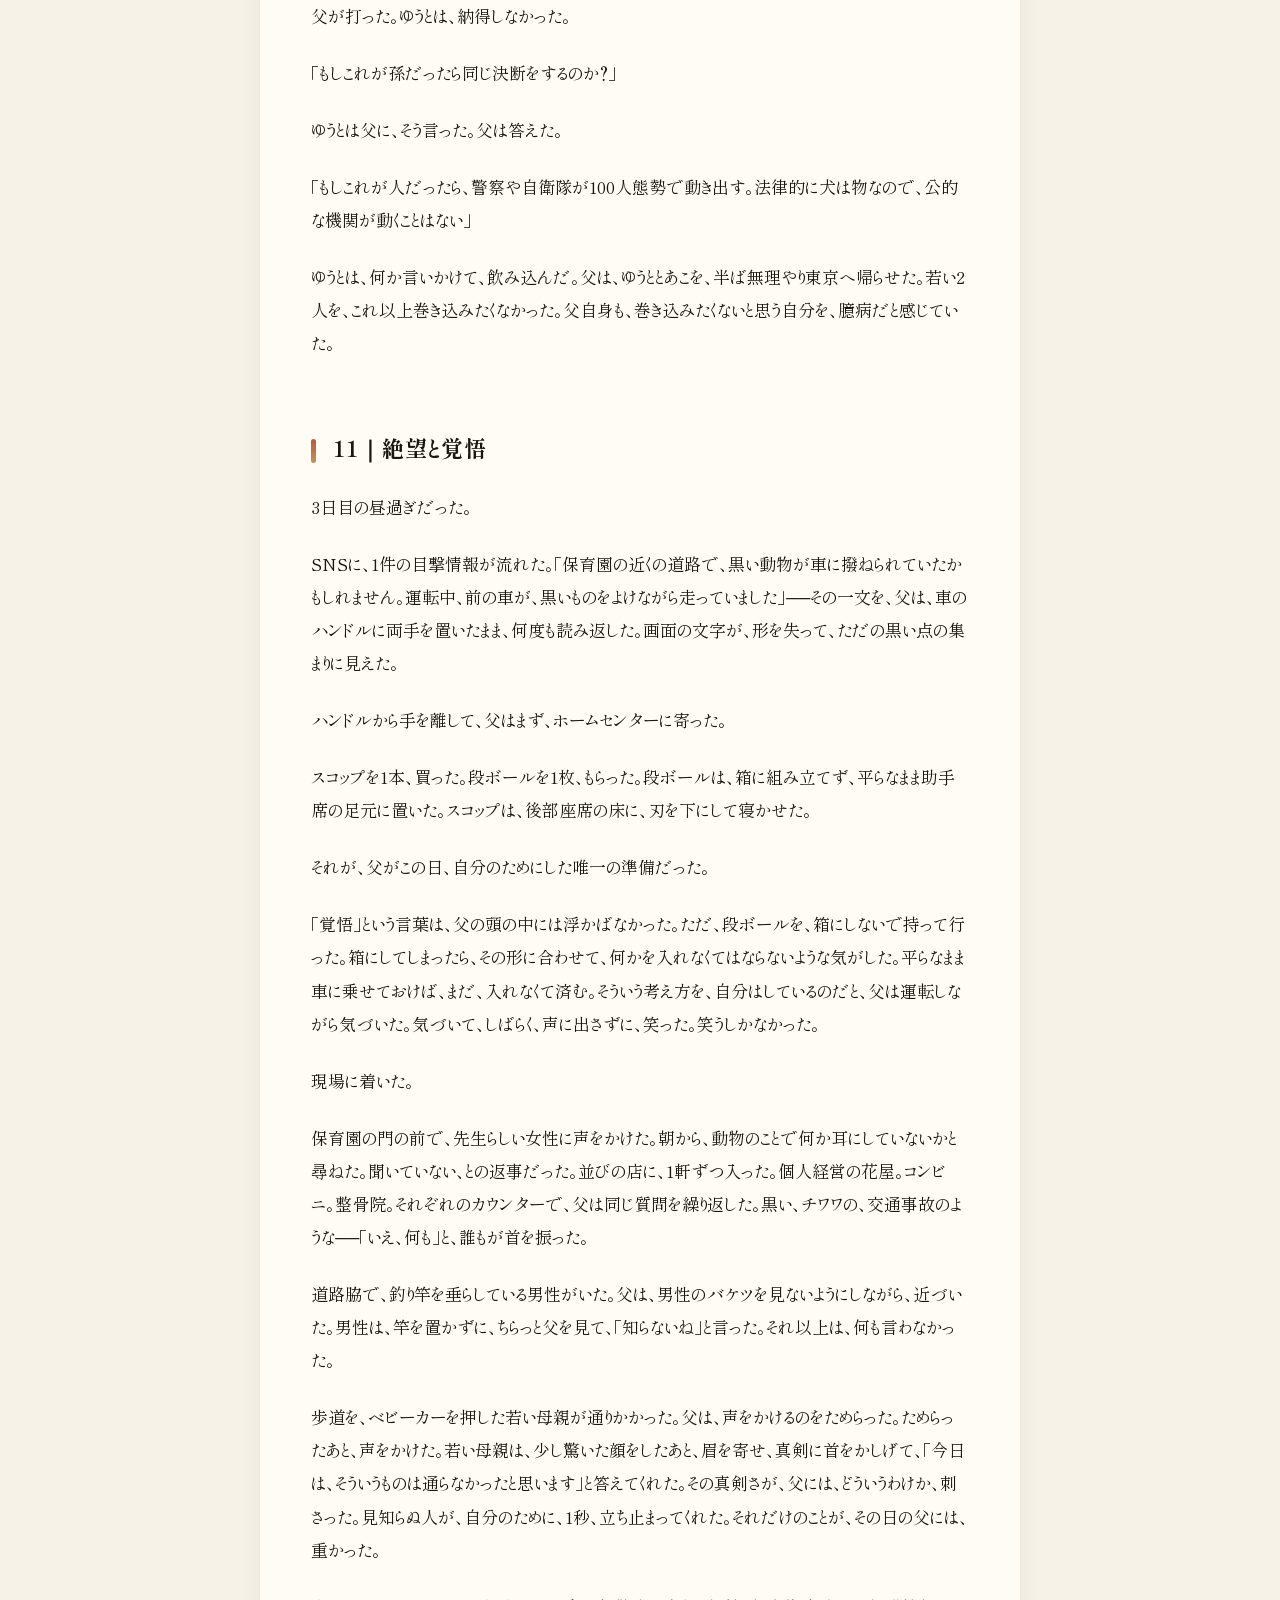
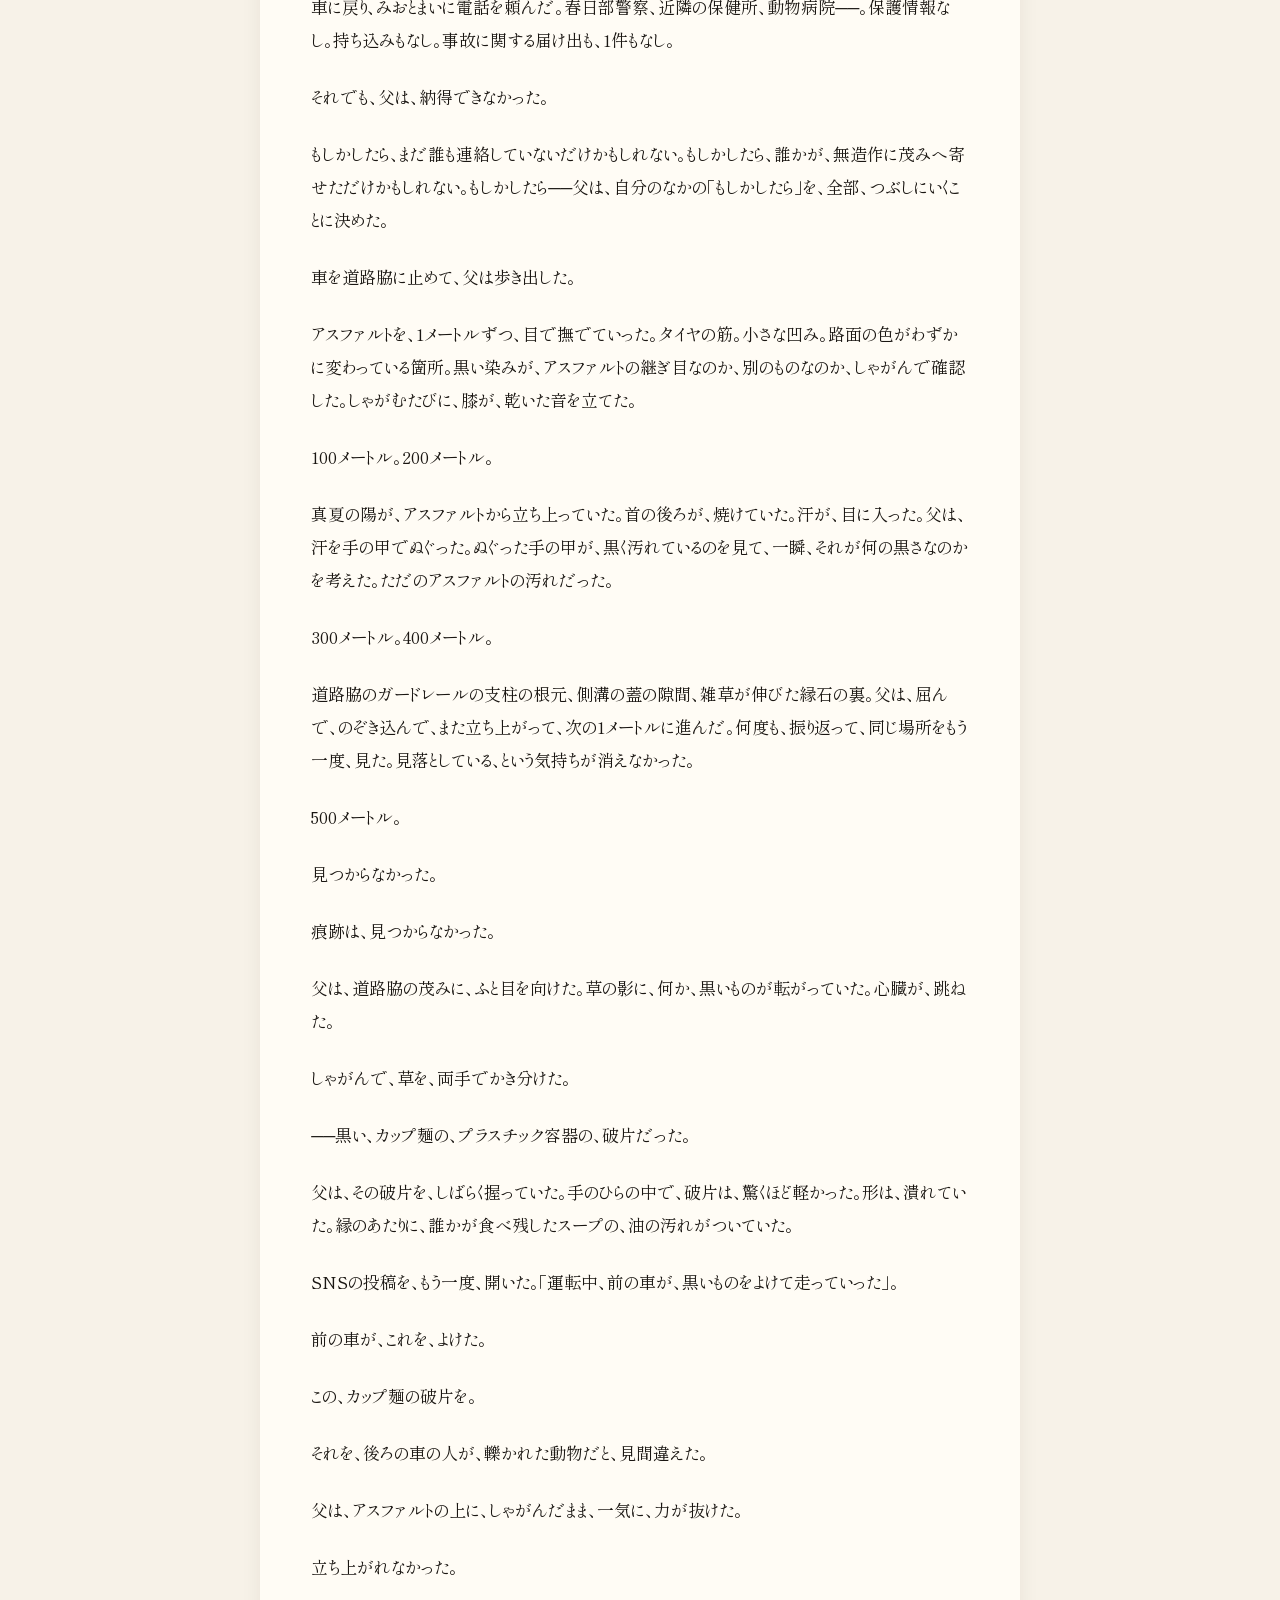
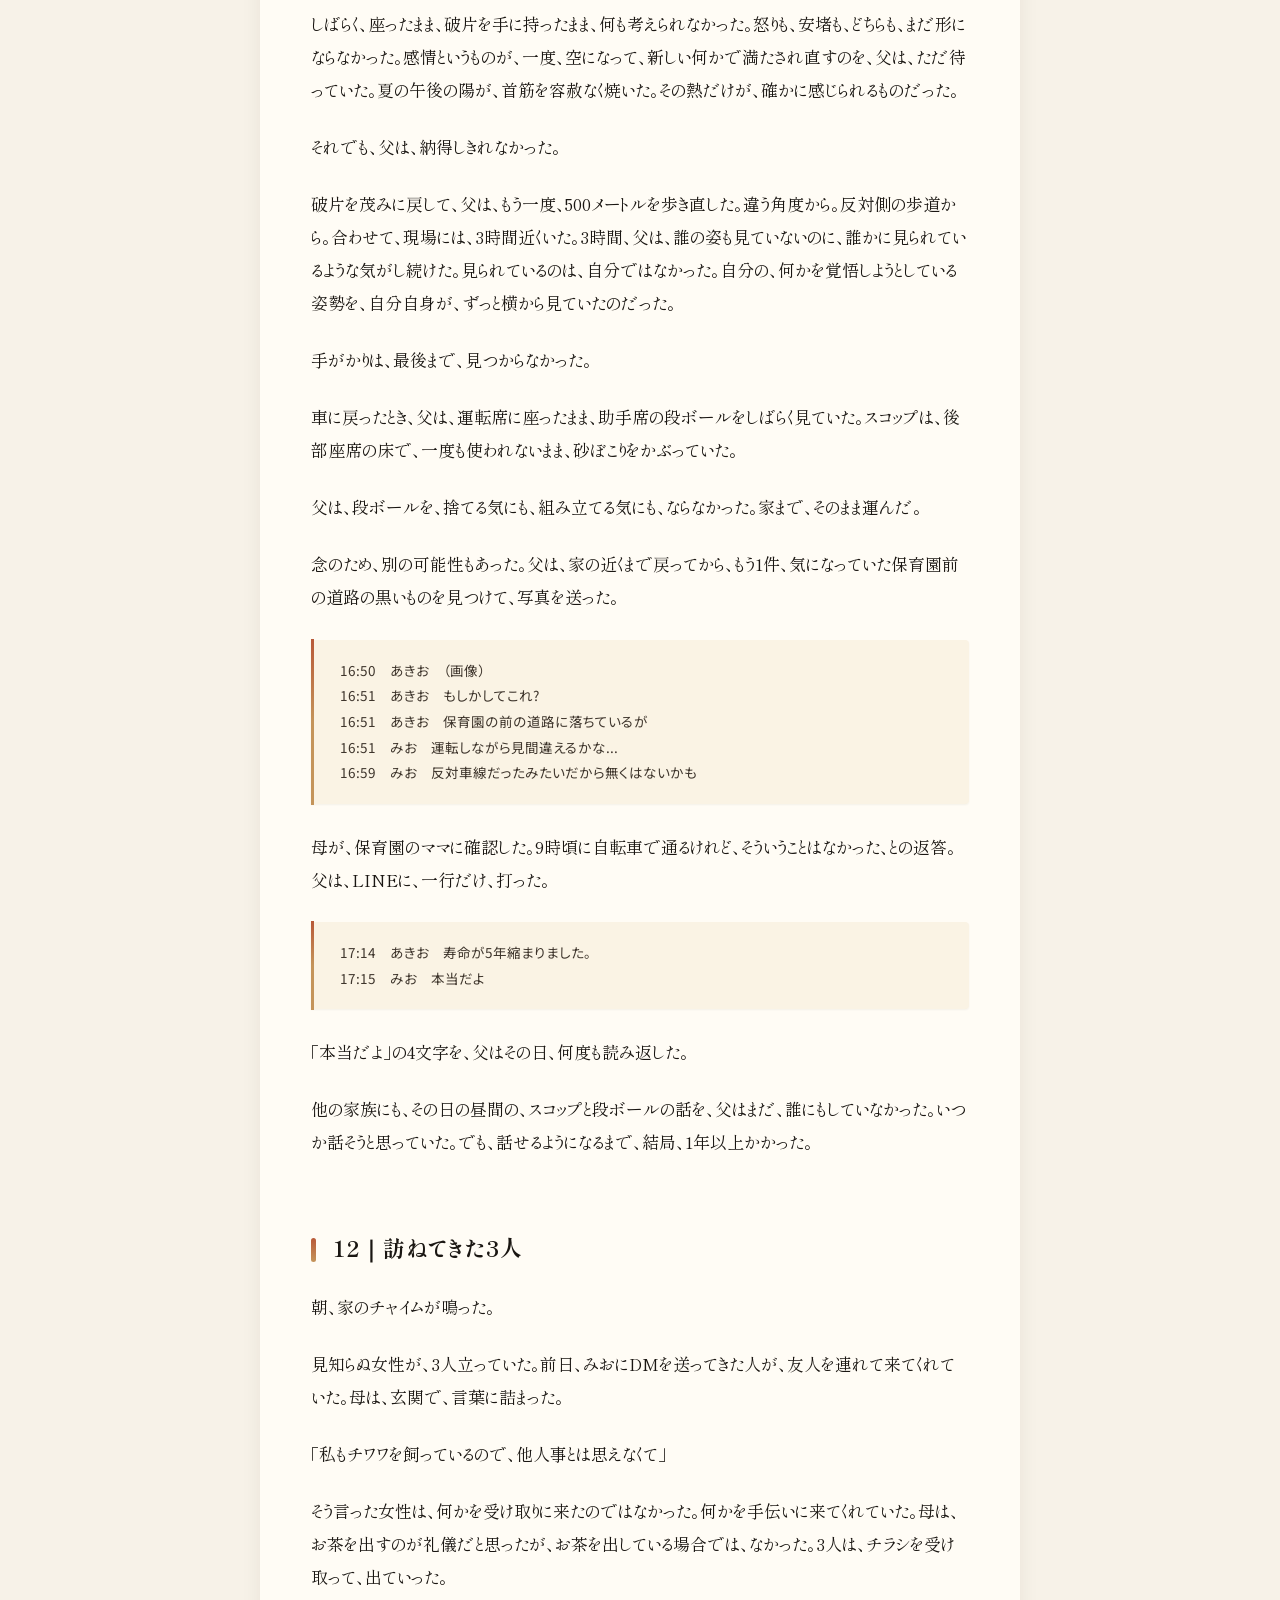
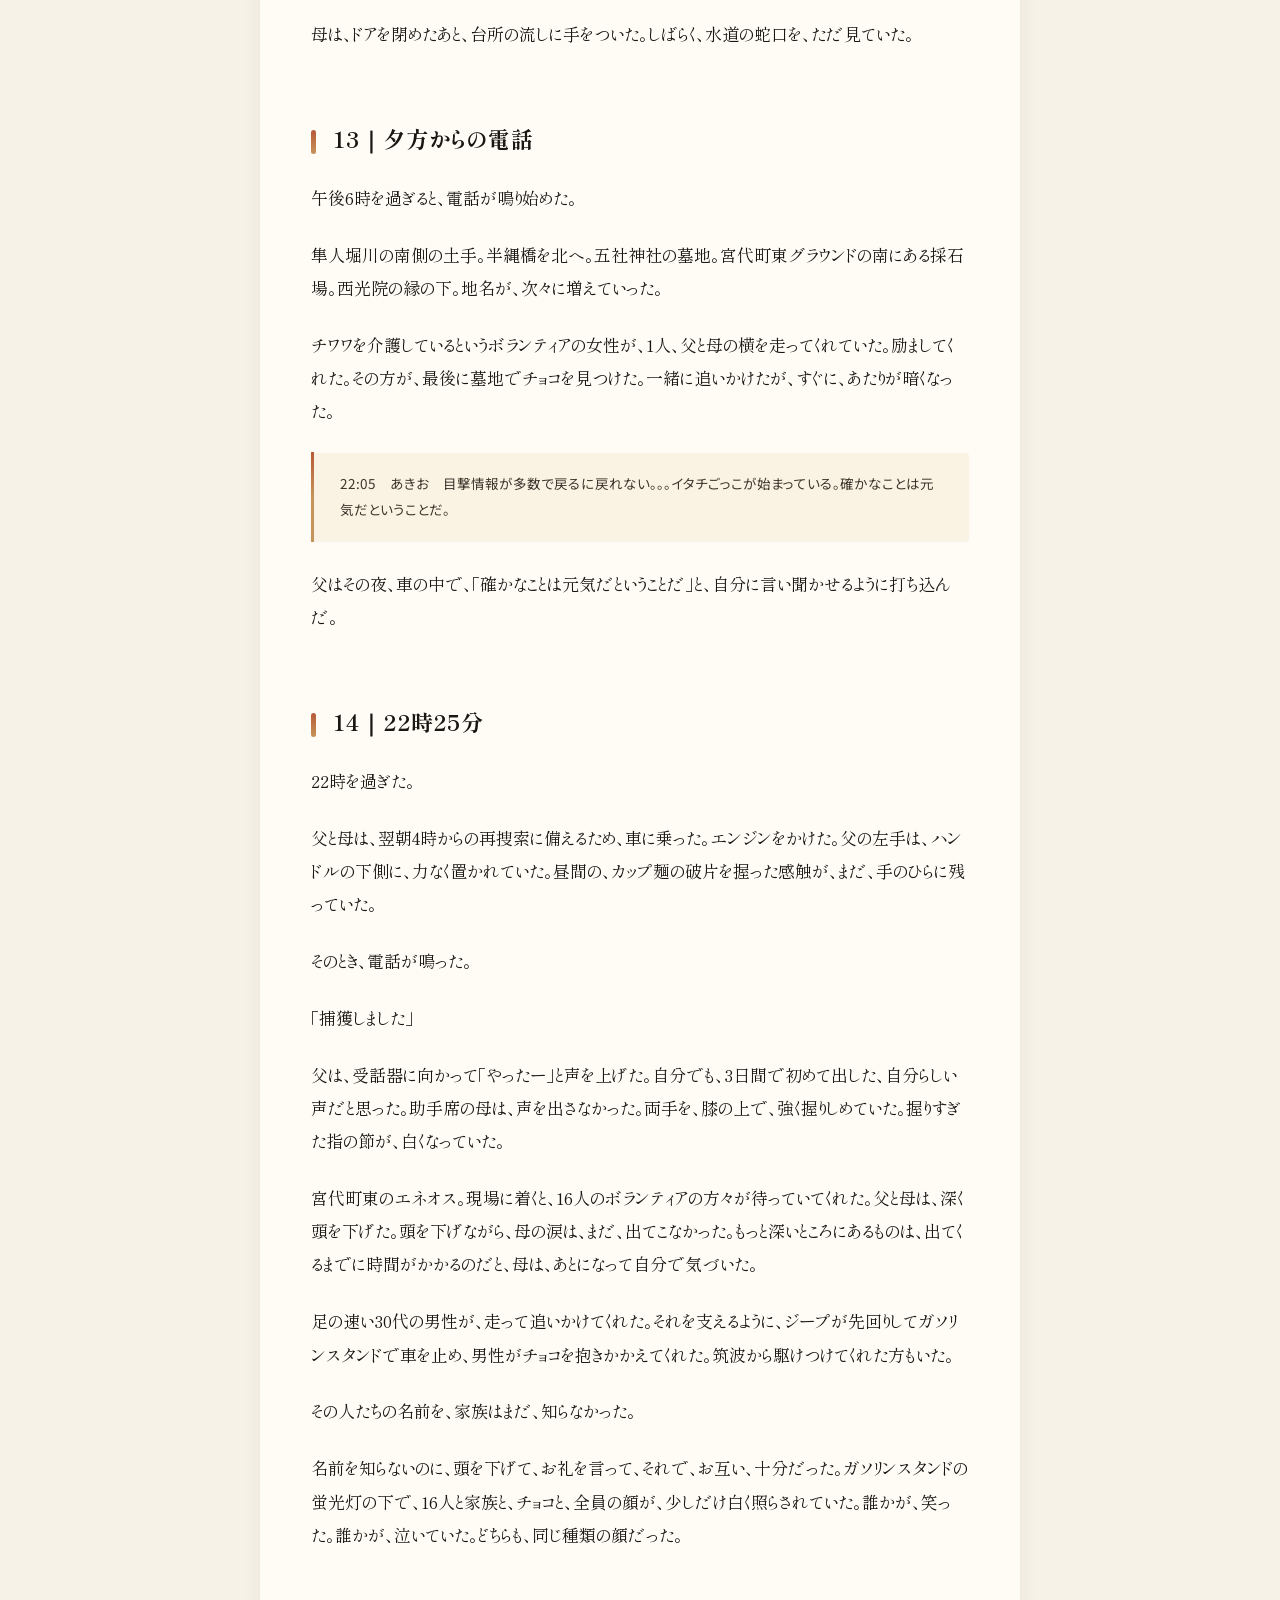
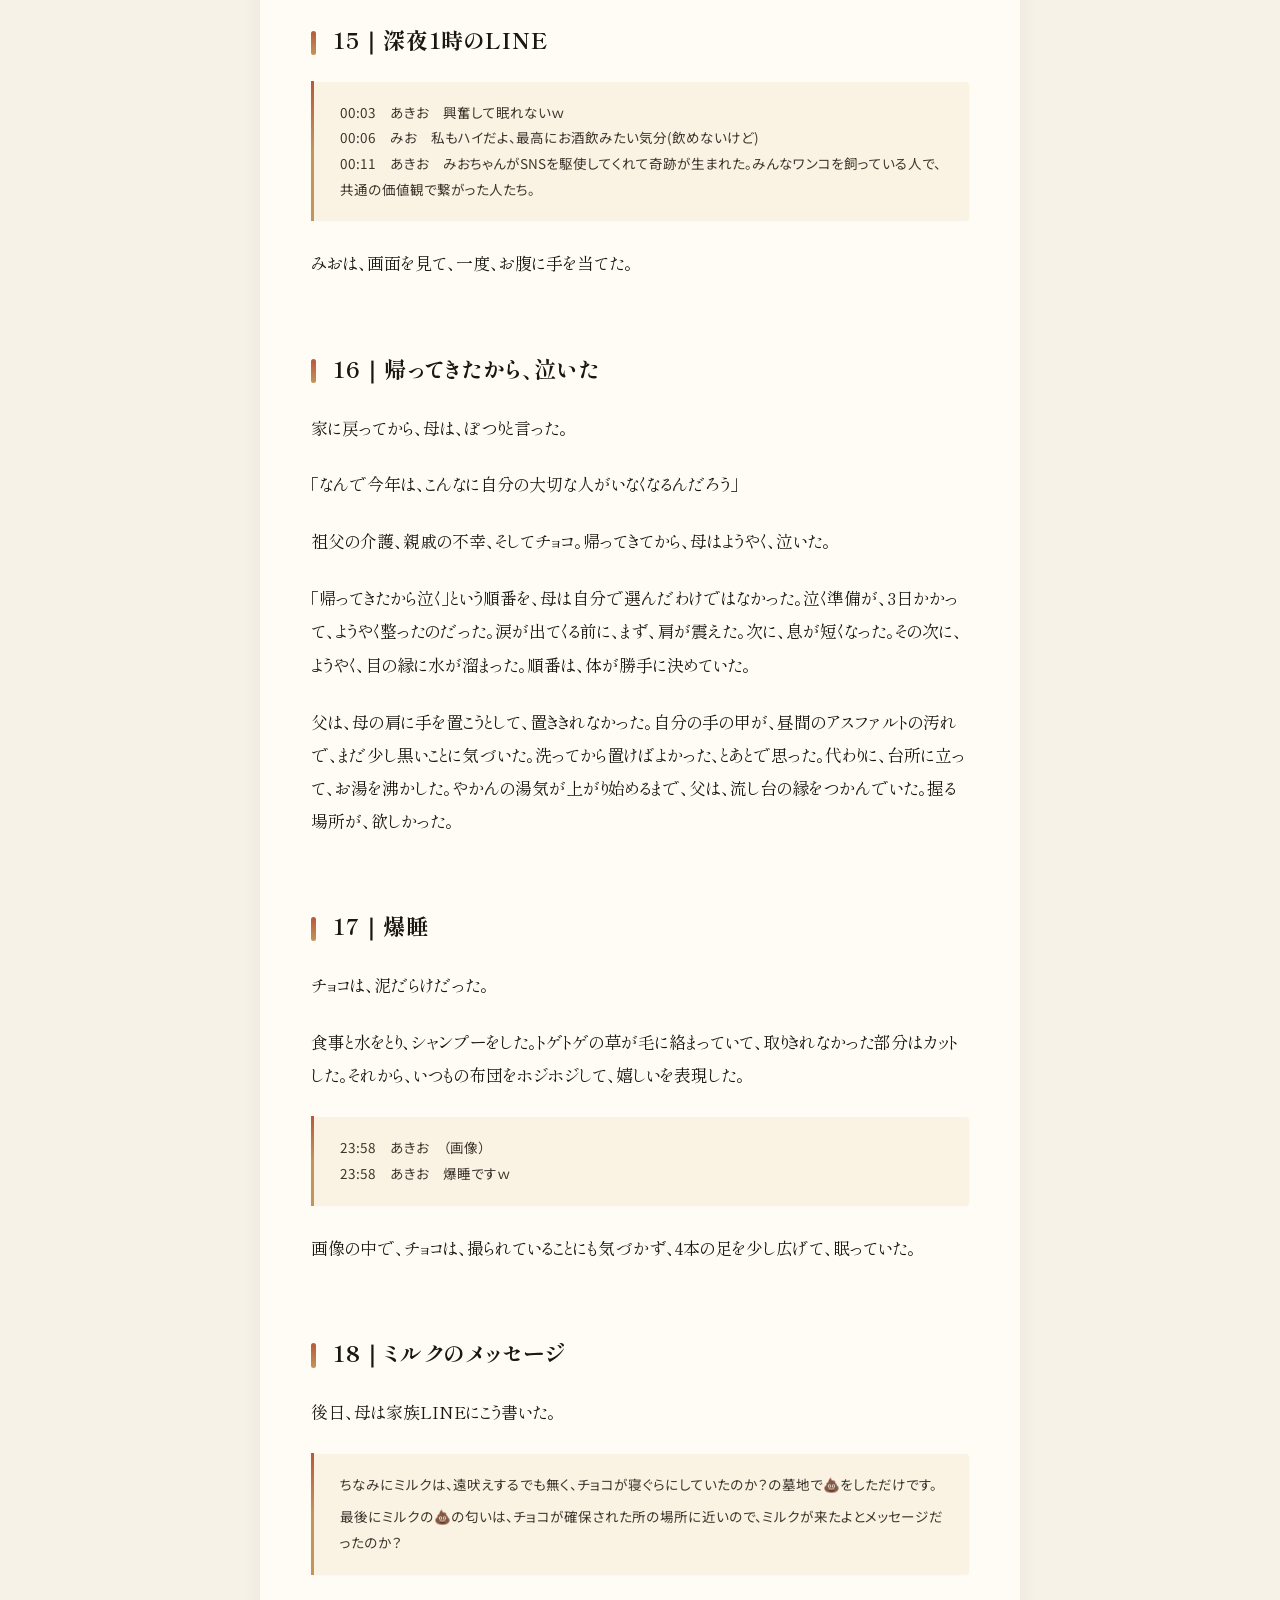
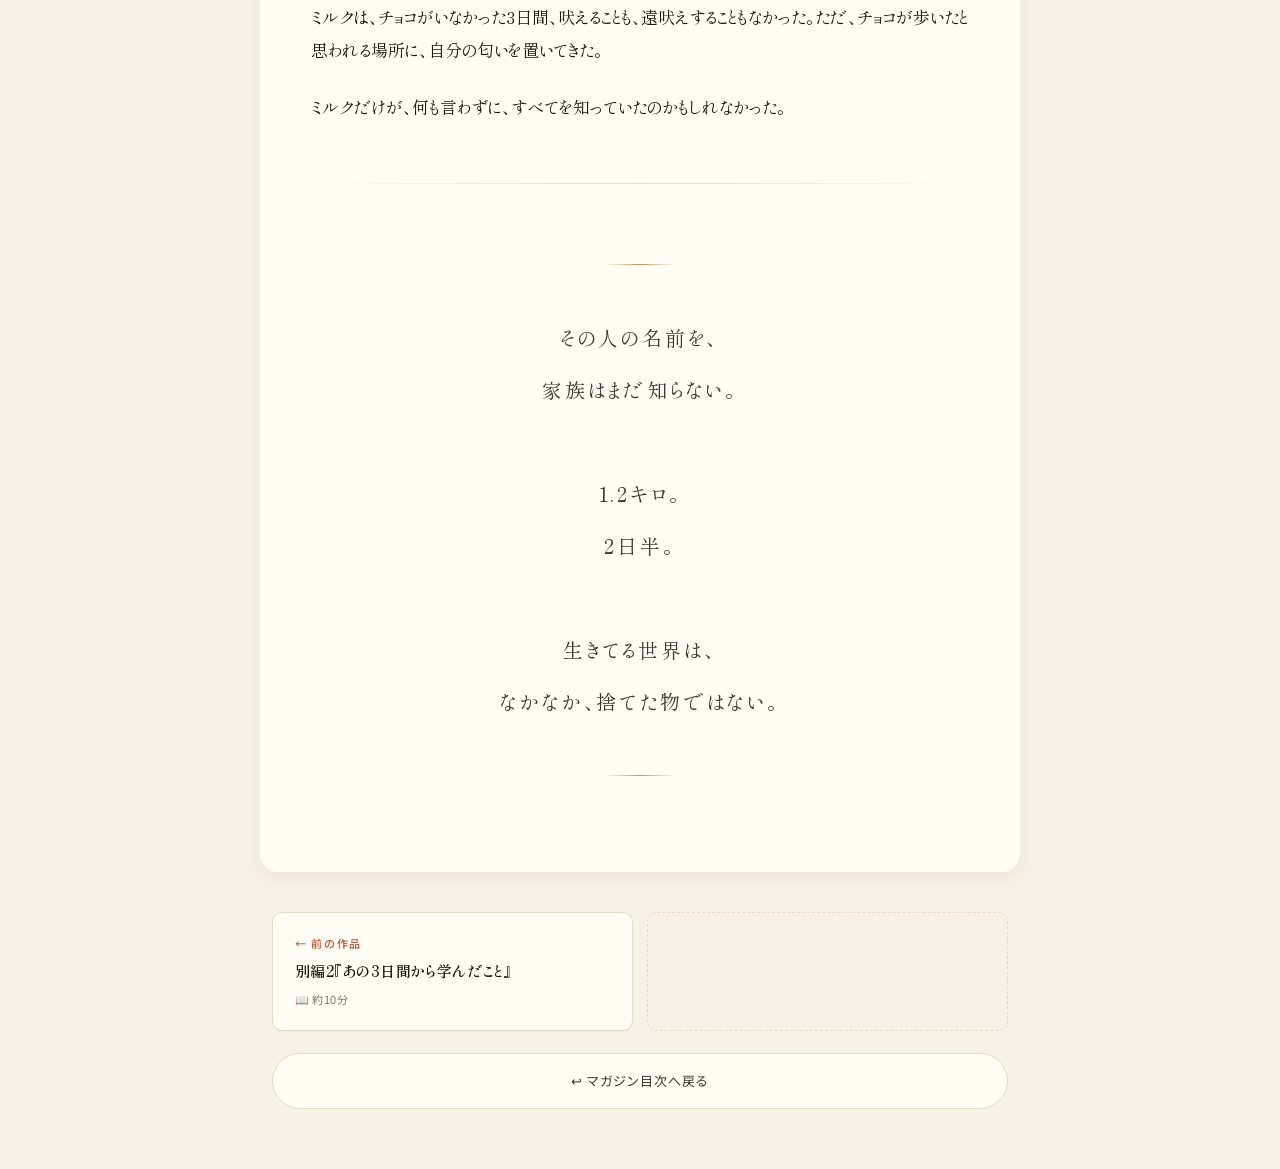
<file: story.html>
<!DOCTYPE html>
<html lang="ja">
<head>
<meta charset="UTF-8">
<meta name="viewport" content="width=device-width, initial-scale=1">
<meta name="robots" content="noindex, nofollow">
<title>別編3『その人の名前を、まだ知らない』 | 家族限定アーカイブ</title>
<link rel="stylesheet" href="style.css">
</head>
<body>

<div class="progress-bar"></div>

<header class="site-header">
  <div class="tag">FAMILY ARCHIVE ｜ 別編3・ショートストーリー</div>
  <a href="index.html">← マガジン目次へ</a>
</header>

<div class="container">
  <h1>その人の名前を、まだ知らない</h1>
  <p class="subtitle">
    ──チョコの72時間、それぞれの心の記録<br>
    本編の事実をもとに、家族それぞれの心の動きを短編として書き起こしたものです。
  </p>

  <div class="note-box">
    登場人物の心情描写は、本人の発言・LINEの記録・実際の行動から再構成したものです。事実に反する創作は含みません。
  </div>

  <h2>1｜気づかないまま過ぎた5時間</h2>
  <p>母は、気づかなかった。</p>
  <p>朝9時、庭に出た。ミルクが落ち着いて眠っていた。いつもなら、そばにチョコもいるはずだった。でも「さっき見た気がする」という感覚で、母は何度も自分を上書きしていった。倉庫のシャッター、植木の根元、倉庫の裏、水溜まり。探す範囲は広がっていったが、胸の奥の動悸は、認めなかった。チョコが外に出るはずがない。<strong>門は閉まっていた</strong>。</p>
  <p>5時間が過ぎて、ようやく母は、自分の手がLINEに何かを打ち始めていることに気づいた。</p>
  <blockquote><p>14:09　ちさこ　チョコが居なくならはました。</p></blockquote>
  <p>「ならはました」。誤字に気づかないまま、母は送信ボタンを押した。</p>

  <h2>2｜ええええ</h2>
  <p>みおの画面に、通知が入った。長女の親指が、止まった。</p>
  <blockquote><p>14:37　かわい みお　えええ<br>14:40　かわい みお　門が開いてたの？</p></blockquote>
  <p>返信してから、みおは、自分が冷静に見えるように言葉を選んでいることに気づいた。妊娠中。お腹の子が、30分に一度くらいの間隔で、ぽこっと何かを蹴る。その感覚を母に伝えたいと思っていたのが、2日前のことだった。今日は、その話ができる日では、なくなった。</p>
  <p>お腹の奥にいる子を揺らさないように、椅子に座り直した。返信のあいだ、何度か深呼吸をした。画面が、急にまぶしく感じた。</p>
  <p>「春日部市民が集まるLINEオープンチャット」に、投稿を書き始めた。黒のロングコートチワワ、メス、6歳。指先は、お腹の奥へ降りていく鼓動より、少しだけ速かった。打ち終わって、みおは両手を下ろし、一度だけ、お腹をさすった。「大丈夫だよ」と、子に言ったのか、自分に言ったのか、みおにも、わからなかった。</p>

  <h2>3｜渋谷の階段</h2>
  <p>ゆうとは、渋谷のオフィスビルの階段を駆け下りていた。</p>
  <p>エレベーターを待つ時間が、惜しかった。スーツの上着を着ていたのか、着ていなかったのか、あとから思い出そうとしても、ゆうとには思い出せなかった。シャツのボタンが、2番目まで外れていた気がする。気がする、ということだけが、残った。</p>
  <p>中学のとき、学校に行けなかった時期があった。部屋にいた自分の横に、先代の柴犬だけが、黙って座っていた。犬は、ゆうとを責めなかった。犬は、ゆうとに「どうせ無理」と言わなかった。</p>
  <p>あの犬の横で、自分は、何時間でも床に座っていられた。フローリングの木目の節が、犬の鼻先から何センチの位置にあるのかまで、覚えていた。そういう覚え方を、人は、言葉にならない時間に対してだけ、するのだと思う。</p>
  <p>電車の中で、ゆうとは短いメッセージを打った。</p>
  <blockquote><p>ゆうと『なんで外を探さないんだ。早く行かないと暗くなっちゃうじゃないか！』</p></blockquote>
  <p>送信した直後、語気が強すぎたかと思った。でも、訂正はしなかった。暗くなる前に、着かなくてはならなかった。母を責めているのではない。自分にそう言い聞かせるための、送信ボタンだった。</p>

  <h2>4｜動けないまい</h2>
  <p>次女のまいは、妊娠中で、自宅から動けなかった。</p>
  <p>動物病院のリストを作り、片っ端から電話をかけ始めた。</p>
  <blockquote>
    <p>18:33　まい　不在<br>
    18:34　まい　さんぽみち動物病院は／知らないって<br>
    18:35　まい　DCC動物病院　診療終了<br>
    18:36　まい　井上動物病院　診療終了</p>
  </blockquote>
  <p>声が事務的になっていくたびに、まいは受話器を強く握った。最初の電話では「すみません、お忙しいところ」から始めていた声が、5件目を過ぎるころには「迷子犬を探しています」と、単刀直入に切り出せるようになっていた。その変化を、自分の耳で聞きながら、まいは、少しだけ自分が嫌になった。</p>
  <blockquote><p>08:15　まい　手伝えなくてごめんね</p></blockquote>
  <p>その一行を、その日は誰も拾わなかった。誰も悪くなかった。みんな、走っていた。拾える余裕のある人が、1人もいなかった。まいは、それを頭では理解していた。</p>
  <p>共栄大学総務課の飯村さんという方だけが、「目撃情報があったら連絡します」と言ってくれた。まいは、その名前をメモに書いた。会ったこともない人の名前を書くときの、指の力を、まいは忘れなかった。ボールペンの先が、紙に少しだけ深く沈んだ。</p>

  <h2>5｜タクシーの中の父</h2>
  <p>父は、タクシーの中にいた。</p>
  <p>窓の外を、関東平野が流れていった。夕方の光が、田んぼの水面を赤く染めていた。その赤さを、父はきれいだと思った直後に、そう思った自分に腹が立った。</p>
  <p>運転手が、何か話しかけた気がした。何を話したのかは、わからなかった。父は「はい」とだけ答えた気がする。相槌は、意味のある音ではなく、ただ、呼吸の代わりだった。スマホの充電残量が、42パーセントから41パーセントに落ちた瞬間を、父はなぜか、正確に覚えていた。</p>
  <blockquote><p>22:01　ゆうと　明日9:00で24時間経っちゃう…</p></blockquote>
  <p>誰も返信しなかった。父は、スマホを伏せた。伏せた画面の、ガラスが冷たかった。</p>

  <h2>6｜門に、Tシャツを</h2>
  <p>日が暮れて、母は門のところに、自分の着古したTシャツをかけた。</p>
  <p>犬は匂いで戻ってくるかもしれない、とみおが書いていた。春日部の家に、トイレシートはない。代わりになるものは、自分の皮膚の匂いしか、なかった。</p>
  <p>選んだTシャツは、首元が少し伸びていた。祖父の介護の合間に、台所で着ていた部屋着だった。襟の内側に、自分の汗の匂いが沈んでいるはずだった。その匂いを、チョコが覚えているかどうか、母にはわからなかった。チョコは、自分にはまだ、鼻を舐める以上には、心を開いてくれていなかった。</p>
  <p>Tシャツを結びながら、母は泣いたりはしなかった。泣く段階ではなかった。ただ、門の木に爪を立てて、かけた布を引っ張って、しっかりと結び目を作った。結び目は、3回、作り直した。1回目は緩すぎた。2回目はきつすぎた。3回目で、ようやく、風に揺れる程度の強さになった。</p>

  <h2>7｜日の出前の森</h2>
  <p>2日目、日の出は4時24分だった。</p>
  <p>あこは、前夜の最終電車で駆けつけていた。父、あこ、ゆうとの3人で、最後の目撃地点の森を分担した。Googleマップで、それぞれの現在地を共有した。点が3つ、森を囲むように動いていった。</p>
  <blockquote>
    <p>04:43　あこ　一周し終わったけど<br>
    04:49　あきお　森の南半分を回ったが見当たらない<br>
    05:19　あきお　森の東側に入って探したが見当たらない</p>
  </blockquote>
  <p>「見当たらない」を、父はその朝、3度打った。3度目を打ったとき、父はやっと、自分が悲しいのだと認めた。</p>

  <h2>8｜プリンターの前で</h2>
  <blockquote>
    <p>06:28　ちさこ　プリントが上手く出来ない。誰か変わって。<br>
    06:28　ちさこ　代わって<br>
    06:28　ちさこ　お腹痛いのは、水を飲んでなかったからか。</p>
  </blockquote>
  <p>三行続けて、母は打った。</p>
  <p>セブンイレブンのマルチコピー機の前だった。A4の設定がうまくいかなかった。写真データのサイズが合っていなかった。後ろに並ぶ人の視線を、母は感じていた。お腹が痛かった。朝から水を飲んでいなかった。自分の不注意で、チョコがいなくなったのだと思っていた。祖父の介護で、自分は疲れていたのだろう、とも思っていた。</p>
  <p>父が駆けつけた。</p>
  <blockquote><p>06:38　あきお　やっとセブンが煮えてきた</p></blockquote>
  <p>「煮えてきた」。父の誤字を、母は笑わなかった。でも、ほっとした。</p>

  <h2>9｜祖父の沈黙</h2>
  <p>家の中に、1人だけ、言葉をあまり発しない人がいた。</p>
  <p>祖父は、一軒一軒ピンポンして庭を見せてもらう、というゆうとの提案に反対した。電柱にポスターを貼ることにも、反対した。「迷惑だから、やめてほしい。昔はトラブルが多かった。巻き込まれたくないんだ」。</p>
  <p>父は「それは昔の話だ」と押し切った。ゆうとも、納得しなかった。祖父はその日から、台所のテーブルの端に座ったまま、テレビもつけずに、ただ新聞を何度も読み返していた。</p>
  <p>ときどき、祖父は、ミルクの水の器に手を伸ばして、水を足していた。母が忙しくしているのを見て、気を利かせているのか、それとも、手が勝手に動いていたのか、祖父自身にも、わかっていなかったかもしれない。器に水が注がれる、かすかな音だけが、台所に響いた。ミルクは、祖父のそばに、静かに寄り添っていた。</p>
  <p>家の外では、誰も、祖父の感情を見ていなかった。</p>

  <h2>10｜諦めの会話</h2>
  <p>2日目の夜。</p>
  <blockquote>
    <p>19:26　あきお　我々でできる最大限のことをやったと思います。あとは連絡を待つのみです。</p>
  </blockquote>
  <p>父が打った。ゆうとは、納得しなかった。</p>
  <p>「もしこれが孫だったら同じ決断をするのか？」</p>
  <p>ゆうとは父に、そう言った。父は答えた。</p>
  <p>「もしこれが人だったら、警察や自衛隊が100人態勢で動き出す。法律的に犬は物なので、公的な機関が動くことはない」</p>
  <p>ゆうとは、何か言いかけて、飲み込んだ。父は、ゆうととあこを、半ば無理やり東京へ帰らせた。若い2人を、これ以上巻き込みたくなかった。父自身も、巻き込みたくないと思う自分を、臆病だと感じていた。</p>

  <h2>11｜絶望と覚悟</h2>
  <p>3日目の昼過ぎだった。</p>
  <p>SNSに、1件の目撃情報が流れた。「保育園の近くの道路で、黒い動物が車に撥ねられていたかもしれません。運転中、前の車が、黒いものをよけながら走っていました」──その一文を、父は、車のハンドルに両手を置いたまま、何度も読み返した。画面の文字が、形を失って、ただの黒い点の集まりに見えた。</p>
  <p>ハンドルから手を離して、父はまず、ホームセンターに寄った。</p>
  <p>スコップを1本、買った。段ボールを1枚、もらった。段ボールは、箱に組み立てず、平らなまま助手席の足元に置いた。スコップは、後部座席の床に、刃を下にして寝かせた。</p>
  <p>それが、父がこの日、自分のためにした唯一の準備だった。</p>
  <p>「覚悟」という言葉は、父の頭の中には浮かばなかった。ただ、段ボールを、箱にしないで持って行った。箱にしてしまったら、その形に合わせて、何かを入れなくてはならないような気がした。平らなまま車に乗せておけば、まだ、入れなくて済む。そういう考え方を、自分はしているのだと、父は運転しながら気づいた。気づいて、しばらく、声に出さずに、笑った。笑うしかなかった。</p>
  <p>現場に着いた。</p>
  <p>保育園の門の前で、先生らしい女性に声をかけた。朝から、動物のことで何か耳にしていないかと尋ねた。聞いていない、との返事だった。並びの店に、1軒ずつ入った。個人経営の花屋。コンビニ。整骨院。それぞれのカウンターで、父は同じ質問を繰り返した。黒い、チワワの、交通事故のような──「いえ、何も」と、誰もが首を振った。</p>
  <p>道路脇で、釣り竿を垂らしている男性がいた。父は、男性のバケツを見ないようにしながら、近づいた。男性は、竿を置かずに、ちらっと父を見て、「知らないね」と言った。それ以上は、何も言わなかった。</p>
  <p>歩道を、ベビーカーを押した若い母親が通りかかった。父は、声をかけるのをためらった。ためらったあと、声をかけた。若い母親は、少し驚いた顔をしたあと、眉を寄せ、真剣に首をかしげて、「今日は、そういうものは通らなかったと思います」と答えてくれた。その真剣さが、父には、どういうわけか、刺さった。見知らぬ人が、自分のために、1秒、立ち止まってくれた。それだけのことが、その日の父には、重かった。</p>
  <p>車に戻り、みおとまいに電話を頼んだ。春日部警察、近隣の保健所、動物病院──。保護情報なし。持ち込みもなし。事故に関する届け出も、1件もなし。</p>
  <p>それでも、父は、納得できなかった。</p>
  <p>もしかしたら、まだ誰も連絡していないだけかもしれない。もしかしたら、誰かが、無造作に茂みへ寄せただけかもしれない。もしかしたら──父は、自分のなかの「もしかしたら」を、全部、つぶしにいくことに決めた。</p>
  <p>車を道路脇に止めて、父は歩き出した。</p>
  <p>アスファルトを、1メートルずつ、目で撫でていった。タイヤの筋。小さな凹み。路面の色がわずかに変わっている箇所。黒い染みが、アスファルトの継ぎ目なのか、別のものなのか、しゃがんで確認した。しゃがむたびに、膝が、乾いた音を立てた。</p>
  <p>100メートル。200メートル。</p>
  <p>真夏の陽が、アスファルトから立ち上っていた。首の後ろが、焼けていた。汗が、目に入った。父は、汗を手の甲でぬぐった。ぬぐった手の甲が、黒く汚れているのを見て、一瞬、それが何の黒さなのかを考えた。ただのアスファルトの汚れだった。</p>
  <p>300メートル。400メートル。</p>
  <p>道路脇のガードレールの支柱の根元、側溝の蓋の隙間、雑草が伸びた縁石の裏。父は、屈んで、のぞき込んで、また立ち上がって、次の1メートルに進んだ。何度も、振り返って、同じ場所をもう一度、見た。見落としている、という気持ちが消えなかった。</p>
  <p>500メートル。</p>
  <p>見つからなかった。</p>
  <p>痕跡は、見つからなかった。</p>
  <p>父は、道路脇の茂みに、ふと目を向けた。草の影に、何か、黒いものが転がっていた。心臓が、跳ねた。</p>
  <p>しゃがんで、草を、両手でかき分けた。</p>
  <p>──黒い、カップ麺の、プラスチック容器の、破片だった。</p>
  <p>父は、その破片を、しばらく握っていた。手のひらの中で、破片は、驚くほど軽かった。形は、潰れていた。縁のあたりに、誰かが食べ残したスープの、油の汚れがついていた。</p>
  <p>SNSの投稿を、もう一度、開いた。「運転中、前の車が、黒いものをよけて走っていった」。</p>
  <p>前の車が、これを、よけた。</p>
  <p>この、カップ麺の破片を。</p>
  <p>それを、後ろの車の人が、轢かれた動物だと、見間違えた。</p>
  <p>父は、アスファルトの上に、しゃがんだまま、一気に、力が抜けた。</p>
  <p>立ち上がれなかった。</p>
  <p>しばらく、座ったまま、破片を手に持ったまま、何も考えられなかった。怒りも、安堵も、どちらも、まだ形にならなかった。感情というものが、一度、空になって、新しい何かで満たされ直すのを、父は、ただ待っていた。夏の午後の陽が、首筋を容赦なく焼いた。その熱だけが、確かに感じられるものだった。</p>
  <p>それでも、父は、納得しきれなかった。</p>
  <p>破片を茂みに戻して、父は、もう一度、500メートルを歩き直した。違う角度から。反対側の歩道から。合わせて、現場には、3時間近くいた。3時間、父は、誰の姿も見ていないのに、誰かに見られているような気がし続けた。見られているのは、自分ではなかった。自分の、何かを覚悟しようとしている姿勢を、自分自身が、ずっと横から見ていたのだった。</p>
  <p>手がかりは、最後まで、見つからなかった。</p>
  <p>車に戻ったとき、父は、運転席に座ったまま、助手席の段ボールをしばらく見ていた。スコップは、後部座席の床で、一度も使われないまま、砂ぼこりをかぶっていた。</p>
  <p>父は、段ボールを、捨てる気にも、組み立てる気にも、ならなかった。家まで、そのまま運んだ。</p>
  <p>念のため、別の可能性もあった。父は、家の近くまで戻ってから、もう1件、気になっていた保育園前の道路の黒いものを見つけて、写真を送った。</p>
  <blockquote>
    <p>16:50　あきお　（画像）<br>
    16:51　あきお　もしかしてこれ?<br>
    16:51　あきお　保育園の前の道路に落ちているが<br>
    16:51　みお　運転しながら見間違えるかな...<br>
    16:59　みお　反対車線だったみたいだから無くはないかも</p>
  </blockquote>
  <p>母が、保育園のママに確認した。9時頃に自転車で通るけれど、そういうことはなかった、との返答。父は、LINEに、一行だけ、打った。</p>
  <blockquote>
    <p>17:14　あきお　寿命が5年縮まりました。<br>
    17:15　みお　本当だよ</p>
  </blockquote>
  <p>「本当だよ」の4文字を、父はその日、何度も読み返した。</p>
  <p>他の家族にも、その日の昼間の、スコップと段ボールの話を、父はまだ、誰にもしていなかった。いつか話そうと思っていた。でも、話せるようになるまで、結局、1年以上かかった。</p>

  <h2>12｜訪ねてきた3人</h2>
  <p>朝、家のチャイムが鳴った。</p>
  <p>見知らぬ女性が、3人立っていた。前日、みおにDMを送ってきた人が、友人を連れて来てくれていた。母は、玄関で、言葉に詰まった。</p>
  <p>「私もチワワを飼っているので、他人事とは思えなくて」</p>
  <p>そう言った女性は、何かを受け取りに来たのではなかった。何かを手伝いに来てくれていた。母は、お茶を出すのが礼儀だと思ったが、お茶を出している場合では、なかった。3人は、チラシを受け取って、出ていった。</p>
  <p>母は、ドアを閉めたあと、台所の流しに手をついた。しばらく、水道の蛇口を、ただ見ていた。</p>

  <h2>13｜夕方からの電話</h2>
  <p>午後6時を過ぎると、電話が鳴り始めた。</p>
  <p>隼人堀川の南側の土手。半縄橋を北へ。五社神社の墓地。宮代町東グラウンドの南にある採石場。西光院の縁の下。地名が、次々に増えていった。</p>
  <p>チワワを介護しているというボランティアの女性が、1人、父と母の横を走ってくれていた。励ましてくれた。その方が、最後に墓地でチョコを見つけた。一緒に追いかけたが、すぐに、あたりが暗くなった。</p>
  <blockquote>
    <p>22:05　あきお　目撃情報が多数で戻るに戻れない。。。イタチごっこが始まっている。確かなことは元気だということだ。</p>
  </blockquote>
  <p>父はその夜、車の中で、「確かなことは元気だということだ」と、自分に言い聞かせるように打ち込んだ。</p>

  <h2>14｜22時25分</h2>
  <p>22時を過ぎた。</p>
  <p>父と母は、翌朝4時からの再捜索に備えるため、車に乗った。エンジンをかけた。父の左手は、ハンドルの下側に、力なく置かれていた。昼間の、カップ麺の破片を握った感触が、まだ、手のひらに残っていた。</p>
  <p>そのとき、電話が鳴った。</p>
  <p>「捕獲しました」</p>
  <p>父は、受話器に向かって「やったー」と声を上げた。自分でも、3日間で初めて出した、自分らしい声だと思った。助手席の母は、声を出さなかった。両手を、膝の上で、強く握りしめていた。握りすぎた指の節が、白くなっていた。</p>
  <p>宮代町東のエネオス。現場に着くと、16人のボランティアの方々が待っていてくれた。父と母は、深く頭を下げた。頭を下げながら、母の涙は、まだ、出てこなかった。もっと深いところにあるものは、出てくるまでに時間がかかるのだと、母は、あとになって自分で気づいた。</p>
  <p>足の速い30代の男性が、走って追いかけてくれた。それを支えるように、ジープが先回りしてガソリンスタンドで車を止め、男性がチョコを抱きかかえてくれた。筑波から駆けつけてくれた方もいた。</p>
  <p>その人たちの名前を、家族はまだ、知らなかった。</p>
  <p>名前を知らないのに、頭を下げて、お礼を言って、それで、お互い、十分だった。ガソリンスタンドの蛍光灯の下で、16人と家族と、チョコと、全員の顔が、少しだけ白く照らされていた。誰かが、笑った。誰かが、泣いていた。どちらも、同じ種類の顔だった。</p>

  <h2>15｜深夜1時のLINE</h2>
  <blockquote>
    <p>00:03　あきお　興奮して眠れないｗ<br>
    00:06　みお　私もハイだよ、最高にお酒飲みたい気分(飲めないけど)<br>
    00:11　あきお　みおちゃんがSNSを駆使してくれて奇跡が生まれた。みんなワンコを飼っている人で、共通の価値観で繋がった人たち。</p>
  </blockquote>
  <p>みおは、画面を見て、一度、お腹に手を当てた。</p>

  <h2>16｜帰ってきたから、泣いた</h2>
  <p>家に戻ってから、母は、ぽつりと言った。</p>
  <p>「なんで今年は、こんなに自分の大切な人がいなくなるんだろう」</p>
  <p>祖父の介護、親戚の不幸、そしてチョコ。帰ってきてから、母はようやく、泣いた。</p>
  <p>「帰ってきたから泣く」という順番を、母は自分で選んだわけではなかった。泣く準備が、3日かかって、ようやく整ったのだった。涙が出てくる前に、まず、肩が震えた。次に、息が短くなった。その次に、ようやく、目の縁に水が溜まった。順番は、体が勝手に決めていた。</p>
  <p>父は、母の肩に手を置こうとして、置ききれなかった。自分の手の甲が、昼間のアスファルトの汚れで、まだ少し黒いことに気づいた。洗ってから置けばよかった、とあとで思った。代わりに、台所に立って、お湯を沸かした。やかんの湯気が上がり始めるまで、父は、流し台の縁をつかんでいた。握る場所が、欲しかった。</p>

  <h2>17｜爆睡</h2>
  <p>チョコは、泥だらけだった。</p>
  <p>食事と水をとり、シャンプーをした。トゲトゲの草が毛に絡まっていて、取りきれなかった部分はカットした。それから、いつもの布団をホジホジして、嬉しいを表現した。</p>
  <blockquote>
    <p>23:58　あきお　（画像）<br>
    23:58　あきお　爆睡ですｗ</p>
  </blockquote>
  <p>画像の中で、チョコは、撮られていることにも気づかず、4本の足を少し広げて、眠っていた。

  <h2>18｜ミルクのメッセージ</h2>
  <p>後日、母は家族LINEにこう書いた。</p>
  <blockquote>
    <p>ちなみにミルクは、遠吠えするでも無く、チョコが寝ぐらにしていたのか？の墓地で💩をしただけです。</p>
    <p>最後にミルクの💩の匂いは、チョコが確保された所の場所に近いので、ミルクが来たよとメッセージだったのか？</p>
  </blockquote>
  <p>ミルクは、チョコがいなかった3日間、吠えることも、遠吠えすることもなかった。ただ、チョコが歩いたと思われる場所に、自分の匂いを置いてきた。</p>
  <p>ミルクだけが、何も言わずに、すべてを知っていたのかもしれなかった。</p>

  <hr>

  <div class="final-lines">
    その人の名前を、<br>
    家族はまだ知らない。<br>
    <br>
    1.2キロ。<br>
    2日半。<br>
    <br>
    生きてる世界は、<br>
    なかなか、捨てた物ではない。
  </div>

</div>

<script src="nav.js"></script>

</body>
</html>
</file>
<file: style.css>
/* =====================================================
   チョコの72時間 ── Redesigned 2026
   Concept: Dusk & Dawn (黄昏と夜明け)
   Palette: Deep Night × Terracotta × Gold
   ===================================================== */

@import url('https://fonts.googleapis.com/css2?family=Shippori+Mincho:wght@400;500;600;700;800&family=Noto+Sans+JP:wght@300;400;500;700&family=JetBrains+Mono:wght@400;500&display=swap');

:root {
  /* Surface */
  --bg: #f7f2e8;
  --bg-alt: #ede2cc;
  --paper: #fffcf5;
  --paper-soft: #faf3e4;

  /* Ink */
  --ink: #1a1612;
  --ink-soft: #3e352c;
  --ink-muted: #7d7365;

  /* Accent (terracotta sunset) */
  --accent: #b85938;
  --accent-deep: #8a3a1f;
  --accent-soft: #fbe6d8;

  /* Night (deep navy) */
  --night: #1c2838;
  --night-soft: #2a3a50;

  /* Gold */
  --gold: #c4945a;
  --gold-light: #e7cfa3;
  --gold-soft: #f3e4c5;

  /* Lines */
  --line: #e5dac4;
  --line-soft: #efe5d0;

  /* Shadow */
  --shadow-sm: 0 1px 2px rgba(40, 30, 20, 0.05);
  --shadow-md: 0 4px 20px rgba(40, 30, 20, 0.07);
  --shadow-lg: 0 16px 48px rgba(40, 30, 20, 0.10);

  /* Radius */
  --radius-sm: 4px;
  --radius-md: 10px;
  --radius-lg: 18px;

  /* Type */
  --font-display: "Shippori Mincho", "游明朝", "Yu Mincho", "ヒラギノ明朝 ProN", serif;
  --font-serif: "Shippori Mincho", "游明朝", "Yu Mincho", serif;
  --font-sans: "Noto Sans JP", -apple-system, BlinkMacSystemFont, sans-serif;
  --font-mono: "JetBrains Mono", ui-monospace, "Courier New", monospace;
}

* { box-sizing: border-box; margin: 0; padding: 0; }
html { scroll-behavior: smooth; -webkit-text-size-adjust: 100%; }

body {
  font-family: var(--font-serif);
  background: var(--bg);
  background-image:
    radial-gradient(ellipse 80% 40% at 50% 0%, rgba(196, 148, 90, 0.08), transparent 70%),
    radial-gradient(ellipse 60% 30% at 100% 100%, rgba(184, 89, 56, 0.04), transparent 70%);
  background-attachment: fixed;
  color: var(--ink);
  line-height: 1.95;
  font-size: clamp(15.5px, 0.3vw + 0.9rem, 17px);
  font-feature-settings: "palt";
  text-rendering: optimizeLegibility;
  -webkit-font-smoothing: antialiased;
  min-height: 100vh;
}

/* ==========================================
   Scroll Progress Bar (CSS-only, modern browsers)
   ========================================== */
.progress-bar {
  position: fixed; top: 0; left: 0; right: 0;
  height: 3px;
  background: linear-gradient(90deg, var(--gold), var(--accent), var(--accent-deep));
  transform-origin: left center;
  transform: scaleX(0);
  z-index: 200;
  animation: scroll-progress linear;
  animation-timeline: scroll(root);
}
@keyframes scroll-progress { to { transform: scaleX(1); } }

/* ==========================================
   Site Header
   ========================================== */
header.site-header {
  max-width: 760px;
  margin: 0 auto;
  padding: 28px 24px 0;
  text-align: center;
}
header.site-header .tag {
  display: inline-block;
  font-family: var(--font-sans);
  font-size: 10.5px;
  letter-spacing: 0.35em;
  color: var(--accent);
  padding: 6px 16px;
  background: var(--accent-soft);
  border-radius: 100px;
  margin-bottom: 12px;
  font-weight: 500;
  text-transform: uppercase;
}
header.site-header a {
  display: inline-block;
  color: var(--ink-muted);
  text-decoration: none;
  font-size: 12.5px;
  font-family: var(--font-sans);
  letter-spacing: 0.08em;
  transition: color 0.2s;
  padding: 4px 10px;
}
header.site-header a:hover { color: var(--accent); }

/* ==========================================
   Container
   ========================================== */
.container {
  max-width: 760px;
  margin: 28px auto;
  background: var(--paper);
  padding: clamp(32px, 5vw, 72px) clamp(22px, 4vw, 56px);
  border-radius: var(--radius-lg);
  box-shadow: var(--shadow-md);
  position: relative;
}
.container::before {
  content: "";
  position: absolute;
  top: 0; left: 50%; transform: translateX(-50%);
  width: 80px; height: 3px;
  background: linear-gradient(90deg, transparent, var(--gold), transparent);
}

/* ==========================================
   Headings
   ========================================== */
h1 {
  font-family: var(--font-display);
  font-size: clamp(26px, 3vw + 0.5rem, 38px);
  font-weight: 700;
  line-height: 1.45;
  letter-spacing: 0.04em;
  margin-bottom: 16px;
  color: var(--ink);
}
h1.site-title {
  font-size: clamp(32px, 5vw, 52px);
  text-align: center;
  margin-bottom: 28px;
  font-weight: 800;
  letter-spacing: 0.08em;
  background: linear-gradient(135deg, var(--ink) 0%, var(--accent-deep) 80%, var(--accent) 100%);
  -webkit-background-clip: text;
  background-clip: text;
  color: transparent;
}

h2 {
  font-family: var(--font-display);
  font-size: clamp(18.5px, 1.2vw + 0.6rem, 22px);
  font-weight: 700;
  margin: 72px 0 26px;
  color: var(--ink);
  position: relative;
  padding-left: 22px;
  letter-spacing: 0.04em;
  line-height: 1.5;
}
h2::before {
  content: "";
  position: absolute;
  left: 0; top: 0.35em;
  width: 5px; height: 1.1em;
  background: linear-gradient(180deg, var(--accent), var(--gold));
  border-radius: 3px;
}

h3 {
  font-family: var(--font-display);
  font-size: clamp(15.5px, 0.7vw + 0.5rem, 17.5px);
  font-weight: 700;
  margin: 40px 0 14px;
  color: var(--ink-soft);
  letter-spacing: 0.03em;
}

.subtitle {
  font-family: var(--font-sans);
  font-size: 13.5px;
  color: var(--ink-muted);
  margin-bottom: 52px;
  padding-bottom: 32px;
  border-bottom: 1px solid var(--line-soft);
  font-weight: 300;
  line-height: 2;
  letter-spacing: 0.06em;
}

/* ==========================================
   Paragraphs & Text
   ========================================== */
p { margin-bottom: 1.4em; }

strong {
  color: var(--ink);
  font-weight: 700;
  background: linear-gradient(180deg, transparent 62%, rgba(212, 148, 90, 0.32) 62%);
  padding: 0 1px;
}

em { font-style: normal; color: var(--accent-deep); font-weight: 500; }

a { color: var(--accent); transition: color 0.2s; }
a:hover { color: var(--accent-deep); }

/* ==========================================
   Blockquotes (LINE-style)
   ========================================== */
blockquote {
  position: relative;
  background: var(--paper-soft);
  border-left: 3px solid var(--gold);
  border-radius: 0 var(--radius-sm) var(--radius-sm) 0;
  padding: 18px 22px 18px 26px;
  margin: 26px 0;
  font-family: var(--font-sans);
  font-size: 13.5px;
  line-height: 1.9;
  color: var(--ink-soft);
  box-shadow: var(--shadow-sm);
}
blockquote::before {
  content: "";
  position: absolute;
  left: -3px; top: -1px; bottom: -1px;
  width: 3px;
  background: linear-gradient(180deg, var(--accent) 0%, var(--gold) 50%, var(--gold) 100%);
}
blockquote p { margin-bottom: 0.5em; }
blockquote p:last-child { margin-bottom: 0; }

/* Time markers */
.time-marker {
  display: inline-block;
  font-family: var(--font-mono);
  font-weight: 500;
  font-size: 0.82em;
  color: var(--accent-deep);
  background: var(--accent-soft);
  padding: 2px 9px;
  border-radius: 3px;
  margin-right: 10px;
  letter-spacing: 0.04em;
  vertical-align: 0.1em;
}

/* ==========================================
   HR
   ========================================== */
hr {
  border: none;
  height: 1px;
  background: linear-gradient(90deg, transparent, var(--line), transparent);
  margin: 60px 0;
}

/* ==========================================
   Tables
   ========================================== */
table {
  width: 100%;
  border-collapse: separate;
  border-spacing: 0;
  margin: 28px 0;
  font-family: var(--font-sans);
  font-size: 13px;
  border-radius: var(--radius-sm);
  overflow: hidden;
  box-shadow: var(--shadow-sm);
  background: var(--paper);
}
th, td {
  padding: 12px 14px;
  border-bottom: 1px solid var(--line-soft);
  text-align: left;
  vertical-align: top;
  line-height: 1.75;
}
th {
  background: var(--bg-alt);
  font-weight: 600;
  color: var(--ink-soft);
  font-size: 12px;
  letter-spacing: 0.05em;
}
tr:last-child td { border-bottom: none; }

ul, ol { margin: 14px 0 24px 1.5em; }
li { margin-bottom: 8px; }

/* ==========================================
   Meta boxes
   ========================================== */
.meta {
  font-family: var(--font-sans);
  font-size: 12.5px;
  color: var(--ink-soft);
  margin-bottom: 28px;
  padding: 14px 18px;
  background: var(--paper-soft);
  border-radius: var(--radius-sm);
  border-left: 3px solid var(--gold);
  letter-spacing: 0.04em;
  line-height: 1.8;
}

/* ==========================================
   Final lines (余韻)
   ========================================== */
.final-lines {
  font-family: var(--font-display);
  text-align: center;
  margin: 80px 0 32px;
  font-size: clamp(16px, 1vw + 0.5rem, 20px);
  line-height: 2.6;
  color: var(--ink-soft);
  letter-spacing: 0.14em;
  position: relative;
  padding: 48px 0;
}
.final-lines::before, .final-lines::after {
  content: "";
  position: absolute;
  left: 50%; transform: translateX(-50%);
  width: 72px; height: 1px;
  background: linear-gradient(90deg, transparent, var(--gold), transparent);
}
.final-lines::before { top: 0; }
.final-lines::after { bottom: 0; }

/* ==========================================
   Site nav footer
   ========================================== */
nav.site-nav {
  max-width: 760px;
  margin: 24px auto 60px;
  padding: 24px;
  text-align: center;
  font-family: var(--font-sans);
  font-size: 12.5px;
  background: var(--paper);
  border-radius: var(--radius-lg);
  box-shadow: var(--shadow-sm);
}
nav.site-nav a {
  display: inline-block;
  color: var(--ink-soft);
  text-decoration: none;
  padding: 7px 14px;
  margin: 3px;
  border-radius: 100px;
  transition: all 0.2s ease;
  letter-spacing: 0.05em;
  border: 1px solid var(--line);
  background: var(--paper);
}
nav.site-nav a:hover {
  background: var(--accent);
  color: white;
  border-color: var(--accent);
  transform: translateY(-1px);
  box-shadow: 0 4px 12px rgba(184, 89, 56, 0.2);
}

/* ==========================================
   TOC cards
   ========================================== */
.toc-card {
  display: block;
  position: relative;
  border: 1px solid var(--line);
  padding: 28px 32px;
  margin: 20px 0;
  background: var(--paper);
  border-radius: var(--radius-md);
  transition: all 0.3s ease;
  box-shadow: var(--shadow-sm);
  overflow: hidden;
  text-decoration: none;
  color: inherit;
  cursor: pointer;
}
.toc-card:hover { color: inherit; }
.toc-card::before {
  content: "";
  position: absolute;
  left: 0; top: 20%; bottom: 20%;
  width: 3px;
  background: var(--gold);
  border-radius: 0 3px 3px 0;
  opacity: 0.5;
  transition: all 0.3s ease;
}
.toc-card:hover {
  transform: translateY(-3px);
  box-shadow: var(--shadow-md);
  border-color: var(--gold-light);
}
.toc-card:hover::before {
  opacity: 1; top: 5%; bottom: 5%;
  background: linear-gradient(180deg, var(--accent), var(--gold));
  width: 4px;
}
.toc-card h3 {
  margin-top: 0; margin-bottom: 12px;
  font-size: clamp(16px, 1vw + 0.4rem, 18px);
  font-weight: 700;
  color: var(--ink);
  transition: color 0.2s;
}
.toc-card:hover h3 { color: var(--accent-deep); }
.toc-card p { font-size: 14px; line-height: 1.85; color: var(--ink-soft); margin: 0; }
.toc-card .toc-meta {
  display: inline-block;
  font-family: var(--font-sans);
  font-size: 10.5px;
  color: var(--ink-muted);
  margin-top: 14px;
  padding: 4px 12px;
  background: var(--bg-alt);
  border-radius: 100px;
  letter-spacing: 0.15em;
  font-weight: 500;
}

/* Featured card */
.toc-card.featured {
  background: linear-gradient(135deg, #fff4e3 0%, #ffe4c2 60%, #f8d7a8 100%);
  border: 1px solid var(--gold);
  padding: 34px 38px;
  box-shadow: 0 8px 32px rgba(184, 89, 56, 0.15);
}
.toc-card.featured::before {
  background: linear-gradient(180deg, var(--accent), var(--accent-deep));
  opacity: 1;
  width: 5px;
  top: 0; bottom: 0;
  border-radius: 0;
}
.toc-card.featured h3 {
  font-size: clamp(18px, 1.3vw + 0.4rem, 20px);
  color: var(--accent-deep);
}
.toc-card.featured .toc-meta {
  background: var(--accent);
  color: white;
  font-weight: 500;
}
.toc-card.featured:hover {
  transform: translateY(-4px);
  box-shadow: 0 16px 48px rgba(184, 89, 56, 0.22);
}

/* ==========================================
   Note box
   ========================================== */
.note-box {
  background: linear-gradient(135deg, #fdf5e8 0%, #fbebd0 100%);
  border: 1px solid var(--gold-light);
  padding: 20px 24px 20px 52px;
  margin: 36px 0;
  font-family: var(--font-sans);
  font-size: 13px;
  color: var(--ink-soft);
  line-height: 1.85;
  border-radius: var(--radius-sm);
  position: relative;
}
.note-box::before {
  content: "✱";
  position: absolute;
  left: 20px; top: 18px;
  color: var(--accent);
  font-size: 22px;
  font-weight: 700;
  line-height: 1;
}

/* ==========================================
   HERO (landing page)
   ========================================== */
.hero {
  position: relative;
  margin: 0 auto;
  max-width: 1200px;
  padding: clamp(70px, 12vw, 140px) clamp(24px, 5vw, 80px) clamp(90px, 14vw, 160px);
  text-align: center;
  overflow: hidden;
  border-radius: 0 0 var(--radius-lg) var(--radius-lg);
  background:
    radial-gradient(ellipse at 30% 20%, rgba(212, 148, 90, 0.22), transparent 55%),
    radial-gradient(ellipse at 80% 75%, rgba(184, 89, 56, 0.18), transparent 55%),
    linear-gradient(135deg, #141d2c 0%, #1c2838 45%, #2a3a50 100%);
  color: #f4e8d5;
}
.hero::before {
  content: "";
  position: absolute;
  inset: 0;
  background-image:
    radial-gradient(1.5px 1.5px at 20% 30%, rgba(255, 220, 170, 0.25), transparent),
    radial-gradient(1px 1px at 60% 50%, rgba(255, 220, 170, 0.18), transparent),
    radial-gradient(1.2px 1.2px at 80% 20%, rgba(255, 220, 170, 0.22), transparent),
    radial-gradient(1px 1px at 30% 70%, rgba(255, 220, 170, 0.15), transparent),
    radial-gradient(1.3px 1.3px at 90% 60%, rgba(255, 220, 170, 0.2), transparent);
  pointer-events: none;
  opacity: 0.8;
}
.hero::after {
  content: "";
  position: absolute;
  bottom: 0; left: 0; right: 0;
  height: 80px;
  background: linear-gradient(180deg, transparent, rgba(247, 242, 232, 0.4));
  pointer-events: none;
}
.hero .hero-tag {
  display: inline-block;
  font-family: var(--font-sans);
  font-size: 10.5px;
  letter-spacing: 0.45em;
  color: var(--gold-light);
  padding: 7px 20px;
  border: 1px solid rgba(231, 207, 163, 0.35);
  border-radius: 100px;
  margin-bottom: 32px;
  font-weight: 400;
  backdrop-filter: blur(4px);
  position: relative;
  z-index: 1;
}
.hero h1 {
  font-family: var(--font-display);
  font-size: clamp(38px, 6.5vw, 72px);
  font-weight: 800;
  letter-spacing: 0.1em;
  line-height: 1.3;
  margin-bottom: 24px;
  background: linear-gradient(135deg, #fffaf0 0%, #f4d58d 50%, #c4945a 100%);
  -webkit-background-clip: text;
  background-clip: text;
  color: transparent;
  position: relative;
  z-index: 1;
}
.hero p.hero-sub {
  font-family: var(--font-serif);
  font-size: clamp(14px, 0.5vw + 0.7rem, 16.5px);
  color: #d8c7a8;
  line-height: 2.1;
  max-width: 560px;
  margin: 0 auto 36px;
  letter-spacing: 0.1em;
  position: relative;
  z-index: 1;
}
.hero .hero-date {
  display: inline-block;
  font-family: var(--font-mono);
  font-size: 11.5px;
  color: var(--gold-light);
  letter-spacing: 0.3em;
  opacity: 0.8;
  padding: 6px 14px;
  border-top: 1px solid rgba(231, 207, 163, 0.2);
  border-bottom: 1px solid rgba(231, 207, 163, 0.2);
  position: relative;
  z-index: 1;
}

/* ==========================================
   Stats strip
   ========================================== */
.stats-strip {
  max-width: 760px;
  margin: -56px auto 32px;
  padding: 32px 24px;
  background: var(--paper);
  border-radius: var(--radius-lg);
  box-shadow: var(--shadow-lg);
  display: grid;
  grid-template-columns: repeat(3, 1fr);
  gap: 20px;
  position: relative;
  z-index: 3;
}
.stat { text-align: center; position: relative; }
.stat:not(:last-child)::after {
  content: "";
  position: absolute;
  right: -10px; top: 10%; bottom: 10%;
  width: 1px;
  background: linear-gradient(180deg, transparent, var(--line), transparent);
}
.stat .stat-num {
  display: block;
  font-family: var(--font-display);
  font-size: clamp(28px, 3vw + 0.6rem, 44px);
  font-weight: 800;
  color: var(--accent-deep);
  line-height: 1;
  margin-bottom: 8px;
  letter-spacing: 0.02em;
}
.stat .stat-num-unit {
  font-size: 0.55em;
  color: var(--ink-muted);
  font-weight: 500;
  margin-left: 2px;
}
.stat .stat-label {
  font-family: var(--font-sans);
  font-size: 10.5px;
  color: var(--ink-muted);
  letter-spacing: 0.3em;
  text-transform: uppercase;
  font-weight: 500;
}

/* ==========================================
   Scroll reveal
   ========================================== */
.reveal {
  opacity: 0;
  transform: translateY(24px);
  transition: opacity 0.9s ease, transform 0.9s cubic-bezier(0.16, 1, 0.3, 1);
}
.reveal.visible {
  opacity: 1;
  transform: translateY(0);
}

/* ==========================================
   Back to top
   ========================================== */
.back-to-top {
  position: fixed;
  right: 24px; bottom: 24px;
  width: 46px; height: 46px;
  background: linear-gradient(135deg, var(--accent), var(--accent-deep));
  color: white;
  border: none;
  border-radius: 50%;
  cursor: pointer;
  display: flex;
  align-items: center;
  justify-content: center;
  box-shadow: 0 6px 20px rgba(184, 89, 56, 0.35);
  opacity: 0;
  transform: translateY(20px);
  transition: all 0.3s ease;
  z-index: 50;
  font-size: 18px;
}
.back-to-top.visible { opacity: 1; transform: translateY(0); }
.back-to-top:hover {
  transform: translateY(-3px);
  box-shadow: 0 10px 28px rgba(184, 89, 56, 0.45);
}

/* ==========================================
   Responsive
   ========================================== */
@media (max-width: 700px) {
  .container { margin: 16px 12px; padding: 28px 22px; border-radius: var(--radius-md); }
  header.site-header { padding: 20px 16px 0; }
  .hero { border-radius: 0; padding: 54px 20px 76px; }
  .hero h1 { letter-spacing: 0.06em; }
  .stats-strip {
    grid-template-columns: repeat(3, 1fr);
    gap: 8px; padding: 20px 10px;
    margin: -36px 12px 24px;
    border-radius: var(--radius-md);
  }
  .stat .stat-num { font-size: 22px; }
  .stat .stat-label { font-size: 9px; letter-spacing: 0.15em; }
  h2 { margin: 48px 0 20px; }
  nav.site-nav { margin: 16px 12px 40px; padding: 16px; border-radius: var(--radius-md); }
  nav.site-nav a { margin: 3px 2px; padding: 5px 10px; font-size: 11.5px; }
  .toc-card { padding: 22px 24px; }
  .toc-card.featured { padding: 26px 26px; }
  .back-to-top { right: 16px; bottom: 16px; width: 42px; height: 42px; }
}

@media print {
  body { background: white; }
  .container { box-shadow: none; padding: 20px; border-radius: 0; }
  nav.site-nav, header.site-header, .progress-bar, .back-to-top, .hero, .stats-strip,
  .topbar, .article-toc, .article-footer, .article-meta-bar { display: none; }
  .toc-card { break-inside: avoid; }
}

/* =====================================================
   Topbar (共通スティッキー)
   ===================================================== */
.topbar {
  position: sticky;
  top: 0;
  z-index: 100;
  background: rgba(28, 40, 56, 0.92);
  backdrop-filter: saturate(140%) blur(12px);
  -webkit-backdrop-filter: saturate(140%) blur(12px);
  border-bottom: 1px solid rgba(231, 207, 163, 0.12);
  color: #f4e8d5;
}
.topbar-inner {
  max-width: 1200px;
  margin: 0 auto;
  padding: 10px 20px;
  display: flex;
  align-items: center;
  gap: 16px;
}
.topbar-brand {
  display: flex;
  align-items: center;
  gap: 10px;
  color: #f4e8d5;
  text-decoration: none;
  font-family: var(--font-display);
  letter-spacing: 0.06em;
  padding: 4px 8px;
  border-radius: 8px;
  transition: background 0.2s;
}
.topbar-brand:hover { background: rgba(231, 207, 163, 0.08); color: #fff; }
.topbar-brand.active { background: rgba(231, 207, 163, 0.10); }
.topbar-brand-mark {
  font-family: var(--font-mono);
  font-size: 11px;
  font-weight: 600;
  padding: 3px 7px;
  border-radius: 6px;
  background: linear-gradient(135deg, var(--accent), var(--accent-deep));
  color: #fff;
  letter-spacing: 0.05em;
}
.topbar-brand-text {
  font-size: 14px;
  font-weight: 600;
}
.topbar-links {
  margin-left: auto;
  display: flex;
  gap: 4px;
  align-items: center;
  flex-wrap: wrap;
}
.topbar-link {
  font-family: var(--font-sans);
  font-size: 12px;
  color: #d8c7a8;
  text-decoration: none;
  padding: 6px 12px;
  border-radius: 100px;
  letter-spacing: 0.06em;
  transition: all 0.2s;
  border: 1px solid transparent;
  white-space: nowrap;
}
.topbar-link:hover {
  background: rgba(231, 207, 163, 0.10);
  color: #fff;
}
.topbar-link.active {
  background: rgba(231, 207, 163, 0.15);
  color: #fff;
  border-color: rgba(231, 207, 163, 0.25);
}
.topbar-link.featured {
  background: linear-gradient(135deg, var(--accent), var(--accent-deep));
  color: #fff;
  font-weight: 500;
}
.topbar-link.featured:hover { filter: brightness(1.1); }
.topbar-link.featured.active {
  box-shadow: 0 0 0 2px rgba(231, 207, 163, 0.4);
}

.topbar-toggle {
  display: none;
  margin-left: auto;
  width: 40px; height: 40px;
  background: transparent;
  border: 1px solid rgba(231, 207, 163, 0.25);
  border-radius: 8px;
  cursor: pointer;
  padding: 0;
  flex-direction: column;
  justify-content: center;
  align-items: center;
  gap: 4px;
}
.topbar-toggle span {
  display: block;
  width: 18px; height: 2px;
  background: #f4e8d5;
  transition: transform 0.25s, opacity 0.25s;
}
.topbar-toggle.open span:nth-child(1) { transform: translateY(6px) rotate(45deg); }
.topbar-toggle.open span:nth-child(2) { opacity: 0; }
.topbar-toggle.open span:nth-child(3) { transform: translateY(-6px) rotate(-45deg); }

@media (max-width: 820px) {
  .topbar-toggle { display: flex; }
  .topbar-links {
    position: absolute;
    top: 100%; left: 0; right: 0;
    flex-direction: column;
    align-items: stretch;
    gap: 0;
    background: rgba(20, 29, 44, 0.98);
    backdrop-filter: blur(12px);
    padding: 8px 16px 16px;
    border-bottom: 1px solid rgba(231, 207, 163, 0.12);
    max-height: 0;
    overflow: hidden;
    transition: max-height 0.3s ease, padding 0.3s ease;
    margin: 0;
  }
  .topbar-links.open { max-height: 70vh; padding: 8px 16px 16px; overflow-y: auto; }
  .topbar-link { padding: 12px 10px; border-radius: 6px; font-size: 13px; }
  .topbar { position: sticky; }
  .topbar-inner { position: relative; padding: 8px 14px; }
}

/* =====================================================
   Article meta bar (breadcrumb + reading time)
   ===================================================== */
.article-meta-bar {
  display: flex;
  justify-content: space-between;
  align-items: center;
  flex-wrap: wrap;
  gap: 12px;
  padding: 10px 14px;
  margin: 0 0 28px;
  background: var(--paper-soft);
  border-radius: var(--radius-sm);
  border-left: 3px solid var(--gold);
  font-family: var(--font-sans);
  font-size: 12px;
}
.breadcrumb a {
  color: var(--ink-muted);
  text-decoration: none;
  letter-spacing: 0.04em;
}
.breadcrumb a:hover { color: var(--accent); }
.breadcrumb-sep {
  color: var(--ink-muted);
  margin: 0 8px;
  opacity: 0.6;
}
.breadcrumb-current {
  color: var(--ink);
  font-weight: 500;
}
.reading-time {
  color: var(--accent-deep);
  font-weight: 500;
  letter-spacing: 0.05em;
  white-space: nowrap;
}

/* =====================================================
   Article TOC (sidebar on desktop, inline on mobile)
   ===================================================== */
.article-toc {
  font-family: var(--font-sans);
  background: var(--paper-soft);
  border: 1px solid var(--line);
  border-radius: var(--radius-md);
  padding: 16px 20px;
  margin: 0 0 36px;
  font-size: 13px;
}
.article-toc-header {
  display: flex;
  align-items: center;
  gap: 10px;
  padding-bottom: 10px;
  border-bottom: 1px solid var(--line-soft);
  margin-bottom: 10px;
}
.article-toc-label {
  font-family: var(--font-display);
  font-weight: 700;
  color: var(--ink);
  font-size: 14px;
  letter-spacing: 0.08em;
}
.article-toc-count {
  font-size: 10.5px;
  color: var(--ink-muted);
  background: var(--bg-alt);
  padding: 2px 8px;
  border-radius: 100px;
  letter-spacing: 0.1em;
}
.article-toc-toggle {
  margin-left: auto;
  background: transparent;
  border: none;
  color: var(--ink-muted);
  cursor: pointer;
  font-size: 16px;
  padding: 0 4px;
  transition: transform 0.25s;
}
.article-toc.collapsed .article-toc-toggle { transform: rotate(-90deg); }
.article-toc-list {
  list-style: none;
  margin: 0; padding: 0;
  max-height: 600px;
  overflow: hidden;
  transition: max-height 0.3s ease;
}
.article-toc.collapsed .article-toc-list { max-height: 0; }
.article-toc-list li {
  margin: 0;
  padding: 0;
  counter-increment: toc-counter;
}
.article-toc-list { counter-reset: toc-counter; }
.article-toc-list a {
  display: block;
  padding: 7px 8px 7px 28px;
  color: var(--ink-soft);
  text-decoration: none;
  border-radius: 6px;
  line-height: 1.5;
  position: relative;
  transition: all 0.18s;
  font-size: 12.5px;
}
.article-toc-list a::before {
  content: counter(toc-counter, decimal-leading-zero);
  position: absolute;
  left: 6px; top: 8px;
  font-family: var(--font-mono);
  font-size: 10px;
  color: var(--gold);
  font-weight: 500;
}
.article-toc-list a:hover {
  background: var(--bg-alt);
  color: var(--accent-deep);
}
.article-toc-list a.active {
  background: var(--accent-soft);
  color: var(--accent-deep);
  font-weight: 600;
}
.article-toc-list a.active::before { color: var(--accent); }

@media (min-width: 1200px) {
  .article-toc {
    position: fixed;
    top: 80px;
    left: max(20px, calc(50% - 580px));
    width: 220px;
    max-height: calc(100vh - 120px);
    overflow-y: auto;
    margin: 0;
    z-index: 10;
  }
  .article-toc-list { max-height: none; }
}

/* =====================================================
   Article footer (prev/next + back home)
   ===================================================== */
.article-footer {
  max-width: 760px;
  margin: 40px auto 60px;
  padding: 0 12px;
}
.nav-cards {
  display: grid;
  grid-template-columns: 1fr 1fr;
  gap: 14px;
}
.nav-card {
  display: flex;
  flex-direction: column;
  gap: 6px;
  padding: 20px 22px;
  background: var(--paper);
  border: 1px solid var(--line);
  border-radius: var(--radius-md);
  text-decoration: none;
  color: var(--ink);
  font-family: var(--font-sans);
  transition: all 0.25s ease;
  box-shadow: var(--shadow-sm);
  min-height: 96px;
}
.nav-card:hover {
  border-color: var(--gold);
  transform: translateY(-3px);
  box-shadow: var(--shadow-md);
}
.nav-card.nav-next { text-align: right; }
.nav-card-label {
  font-size: 11px;
  letter-spacing: 0.15em;
  color: var(--accent);
  font-weight: 500;
  text-transform: uppercase;
}
.nav-card-title {
  font-family: var(--font-display);
  font-size: 15px;
  font-weight: 600;
  color: var(--ink);
  line-height: 1.5;
  letter-spacing: 0.03em;
}
.nav-card-time {
  font-size: 11px;
  color: var(--ink-muted);
  letter-spacing: 0.05em;
  margin-top: auto;
}
.nav-card-empty {
  background: transparent;
  border: 1px dashed var(--line);
  box-shadow: none;
  cursor: default;
}
.nav-card-empty:hover { transform: none; border-color: var(--line); box-shadow: none; }
.back-home {
  display: block;
  text-align: center;
  margin-top: 22px;
  padding: 14px 24px;
  font-family: var(--font-sans);
  font-size: 13px;
  color: var(--ink-soft);
  text-decoration: none;
  background: var(--paper);
  border: 1px solid var(--line);
  border-radius: 100px;
  letter-spacing: 0.08em;
  transition: all 0.25s;
}
.back-home:hover {
  background: var(--night);
  color: var(--gold-light);
  border-color: var(--night);
  transform: translateY(-2px);
  box-shadow: var(--shadow-md);
}

@media (max-width: 640px) {
  .nav-cards { grid-template-columns: 1fr; }
  .nav-card-empty { display: none; }
  .article-footer { padding: 0 12px; }
}

/* Shift hero to account for topbar */
body > .topbar + .hero { margin-top: 0; }
</file>
